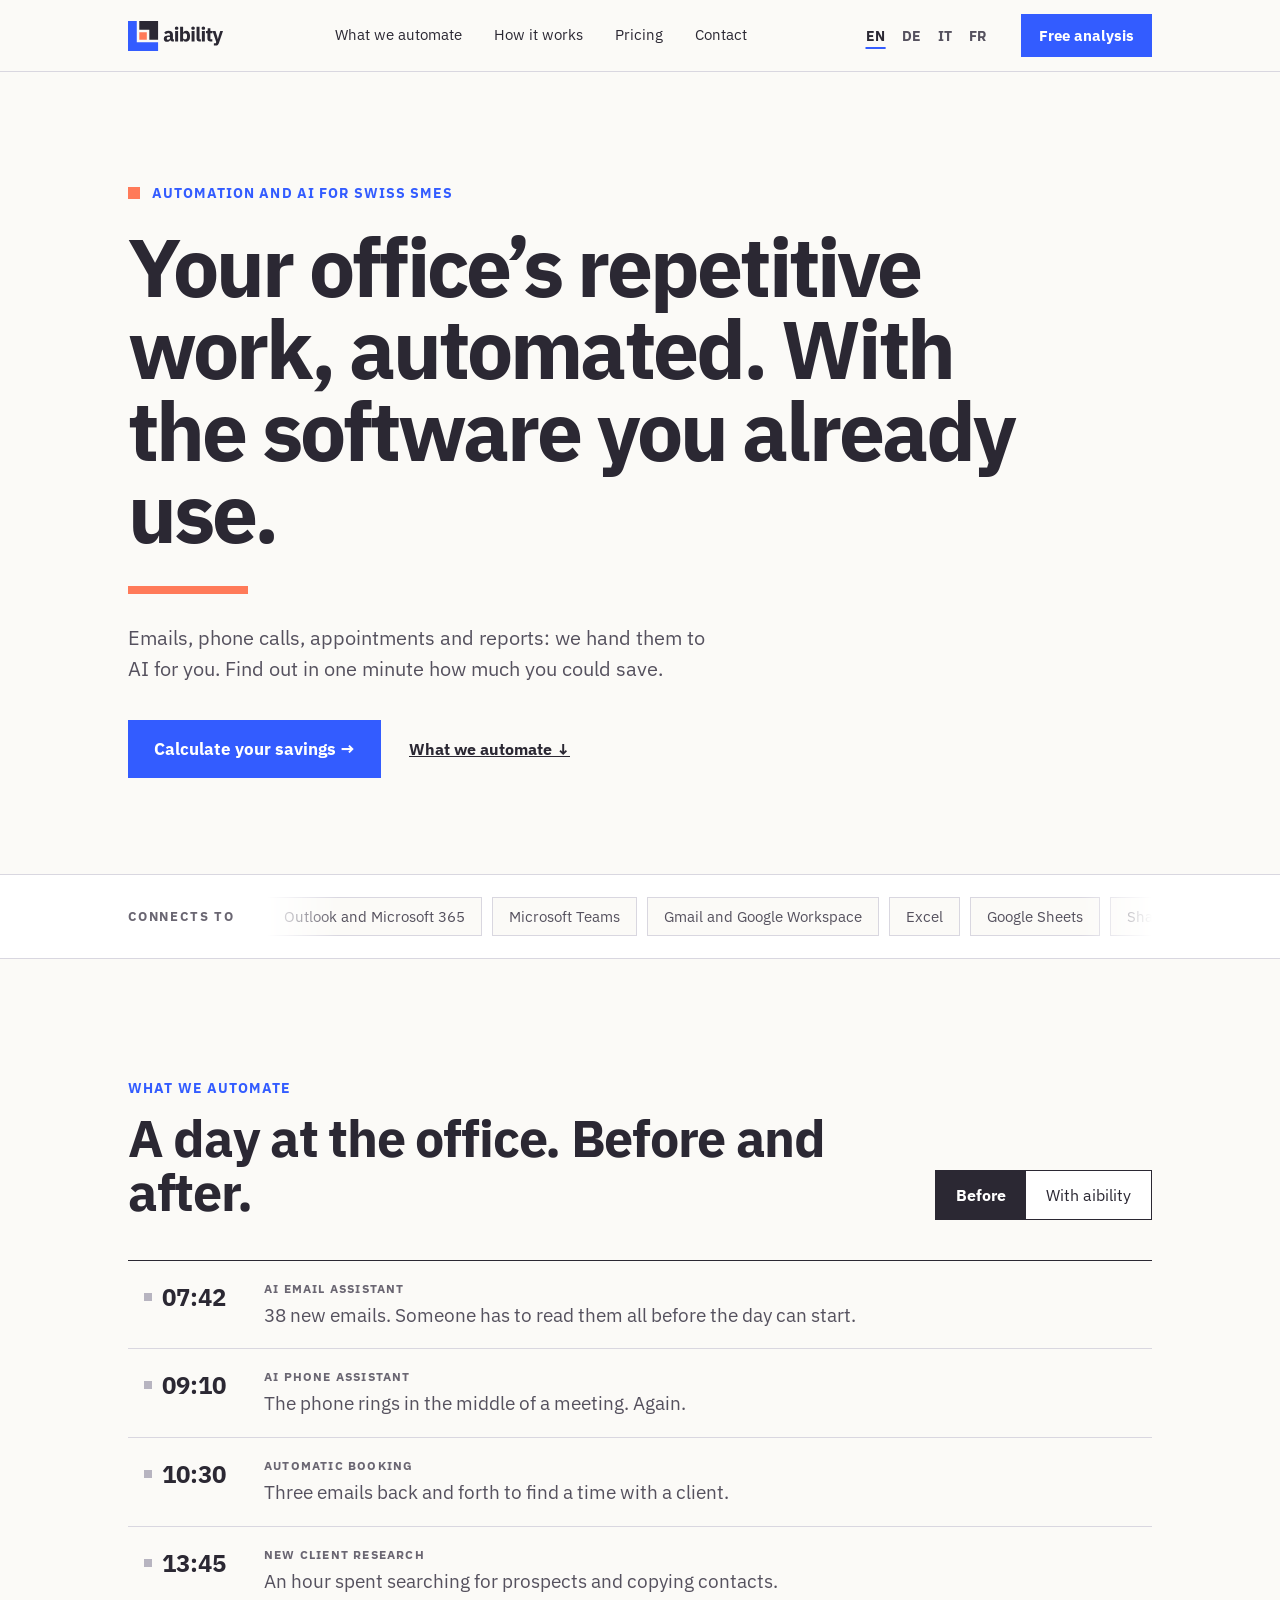
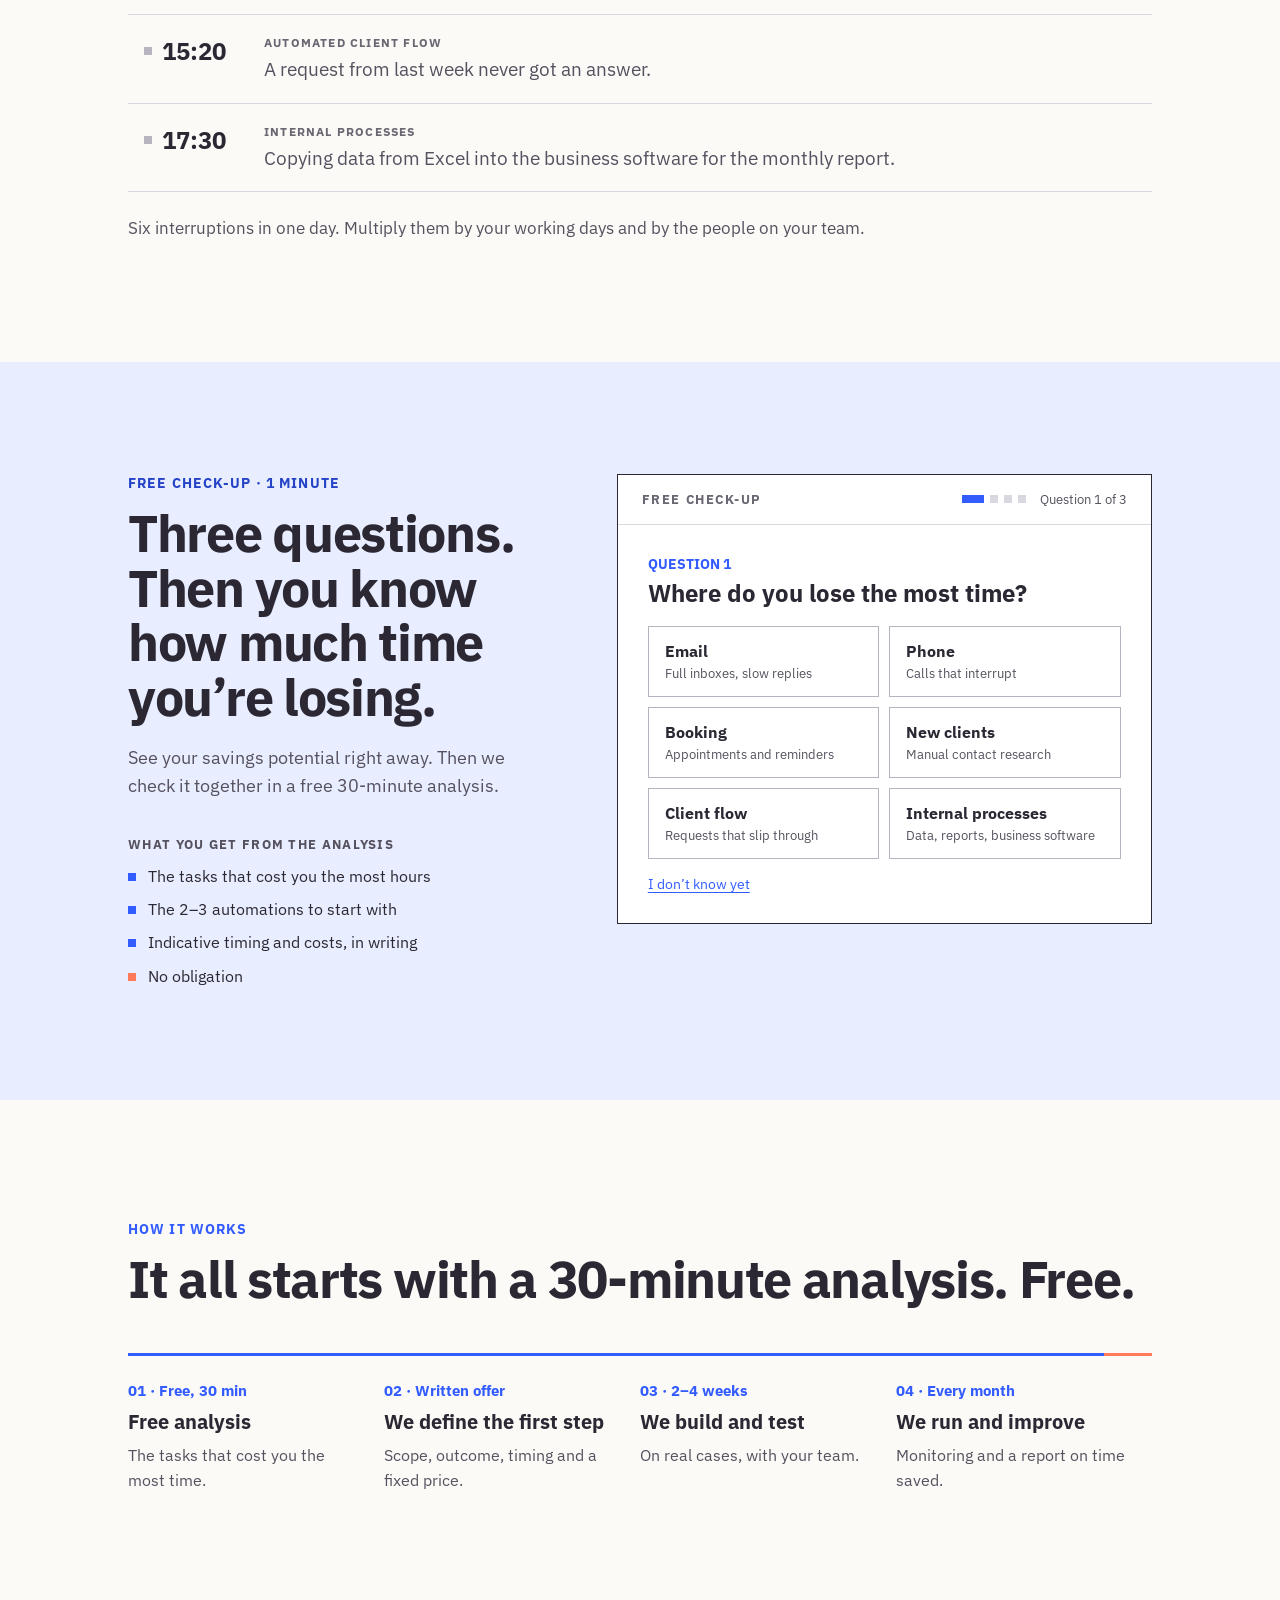
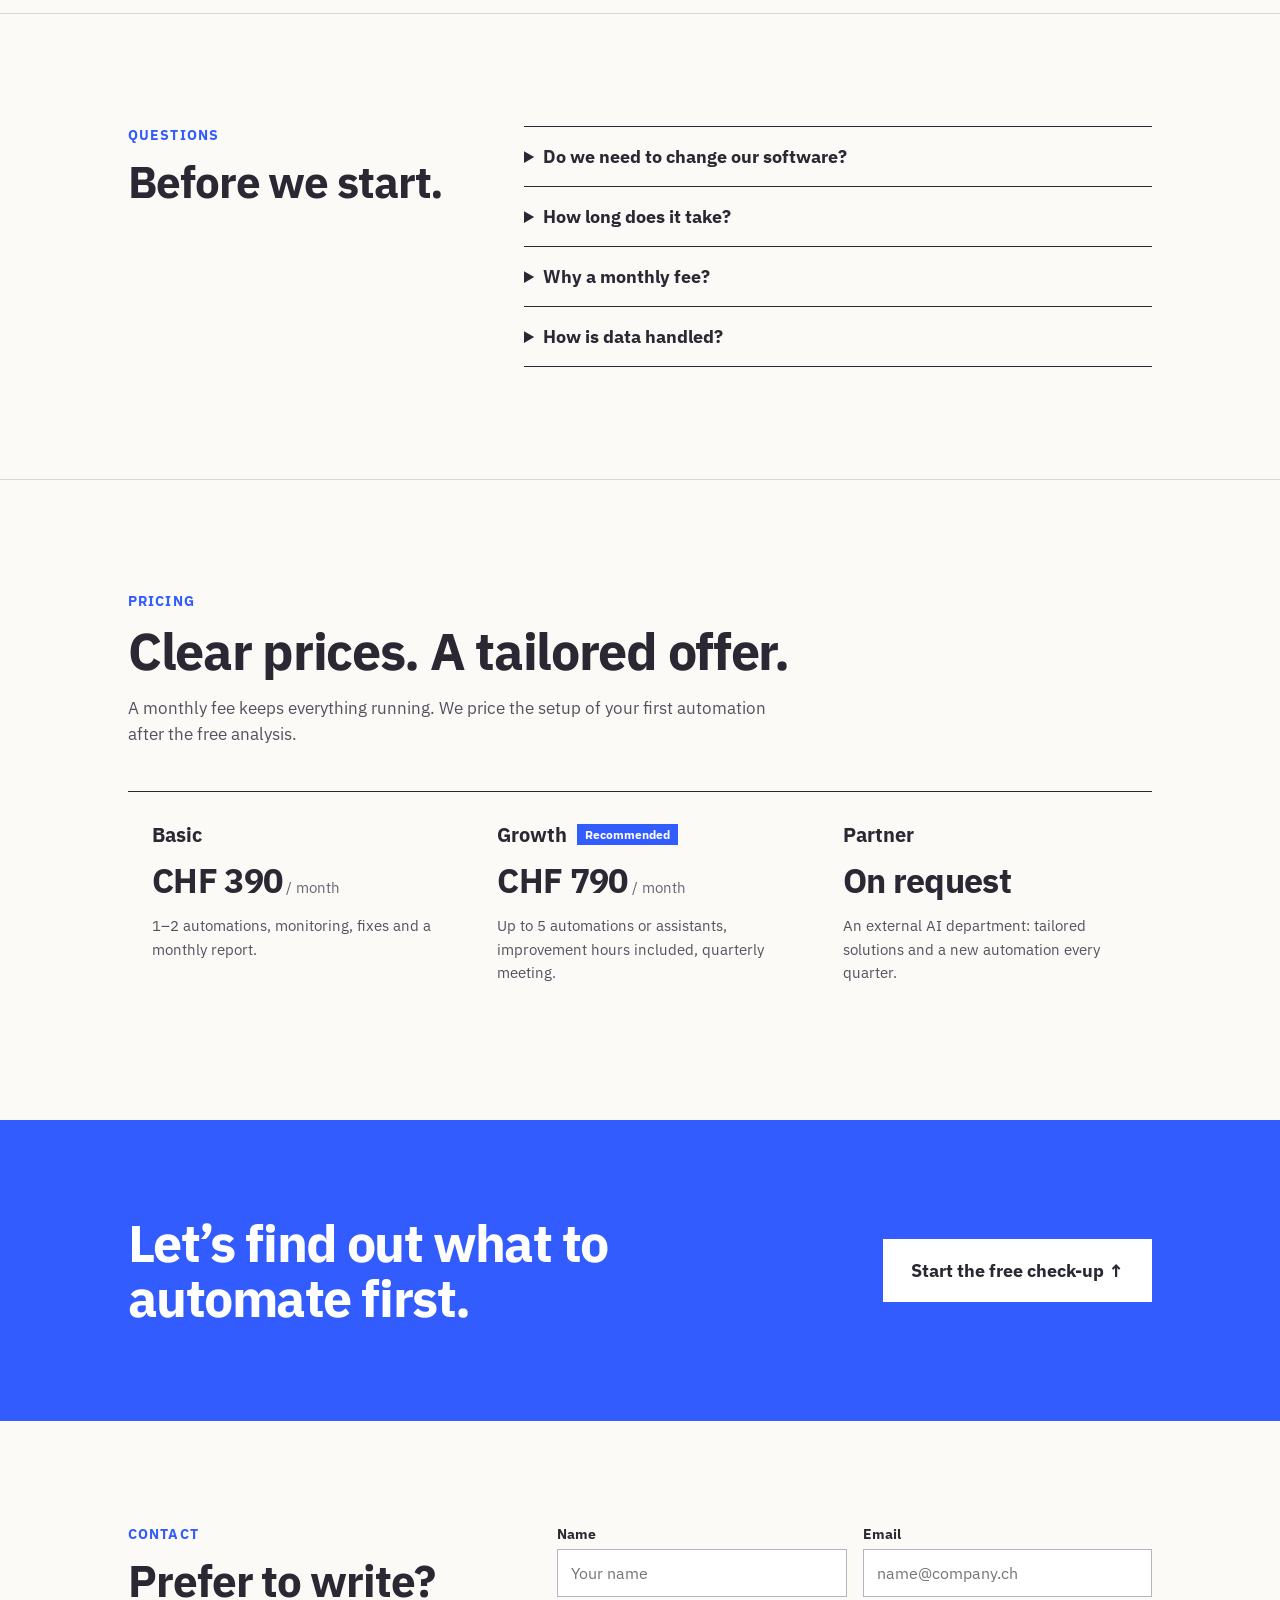
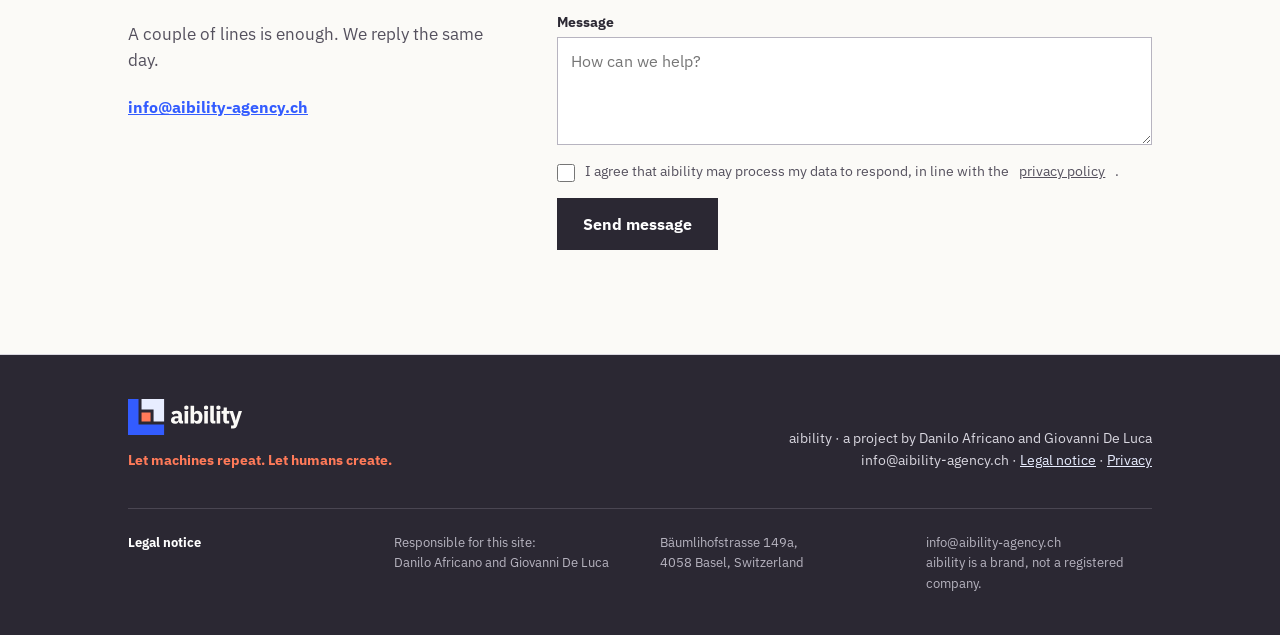
<file: index.html>
<!doctype html>
<html lang="it" data-autolang>
<head>
<meta charset="utf-8">
<meta name="viewport" content="width=device-width, initial-scale=1">
<script src="lang.js"></script>
<title>aibility · Automazione e AI per PMI svizzere</title>
<meta name="description" content="Email, telefonate, appuntamenti e report: li affidiamo all’AI per voi. Scoprite in un minuto quanto potete risparmiare.">
<link rel="alternate" hreflang="it" href="./">
<link rel="alternate" hreflang="en" href="en/">
<link rel="alternate" hreflang="de" href="de/">
<link rel="alternate" hreflang="fr" href="fr/">
<link rel="alternate" hreflang="x-default" href="./">
<link rel="icon" href="favicon.ico" sizes="16x16 32x32 48x48">
<link rel="icon" href="favicon.svg" type="image/svg+xml">
<link rel="icon" href="icon-192.png" type="image/png" sizes="192x192">
<link rel="icon" href="icon-512.png" type="image/png" sizes="512x512">
<link rel="apple-touch-icon" href="apple-touch-icon.png">
<link rel="preconnect" href="https://fonts.googleapis.com">
<link rel="preconnect" href="https://fonts.gstatic.com" crossorigin>
<link rel="stylesheet" href="https://fonts.googleapis.com/css2?family=IBM+Plex+Sans:wght@400;700&display=swap">
<link rel="stylesheet" href="styles.css">
</head>
<body>

<header class="hdr">
  <div class="wrap hdr-in">
    <a href="#top" class="logo" aria-label="aibility, inizio pagina"><img src="assets/logo.svg" alt="aibility"></a>
    <nav aria-label="Sezioni" class="mnav"><a href="#giornata">Cosa automatizziamo</a><a href="#come">Come funziona</a><a href="#prezzi">Prezzi</a><a href="#contatto">Contatto</a></nav>
    <div class="hdr-right">
      <nav aria-label="Lingua" class="lang">
        <a href="en/" lang="en" hreflang="en">EN</a>
        <a href="de/" lang="de" hreflang="de">DE</a>
        <a href="./" lang="it" hreflang="it" aria-current="true">IT</a>
        <a href="fr/" lang="fr" hreflang="fr">FR</a>
      </nav>
      <a href="#diagnosi" class="hdr-cta">Analisi gratuita</a>
    </div>
  </div>
</header>

<main>

<section id="top" class="wrap hero">
  <p class="eyebrow eyebrow-hero"><span aria-hidden="true" class="pulse"></span>AUTOMAZIONE E AI PER PMI SVIZZERE</p>
  <h1><span class="hl">Il lavoro ripetitivo del vostro ufficio, automatizzato.</span> <span class="hl hl2">Con i programmi che usate già.</span></h1>
  <span aria-hidden="true" class="bar"></span>
  <p class="lede fadein">Email, telefonate, appuntamenti e report: li affidiamo all’AI per voi. Scoprite in un minuto quanto potete risparmiare.</p>
  <div class="hero-actions fadein">
    <a href="#diagnosi" class="btn btn-primary">Calcolate il vostro risparmio <span class="ar">→</span></a>
    <a href="#giornata" class="link-strong">Cosa automatizziamo ↓</a>
  </div>
</section>

<section aria-label="Strumenti che colleghiamo" class="tools">
  <div class="wrap tools-in">
    <p class="tools-label">SI COLLEGA A</p>
    <div class="mq">
      <div class="mq-track" id="mq-track">
        <ul class="tool-list"><li class="tool">Outlook e Microsoft 365</li><li class="tool">Microsoft Teams</li><li class="tool">Gmail e Google Workspace</li><li class="tool">Excel</li><li class="tool">Google Sheets</li><li class="tool">SharePoint</li><li class="tool">OneDrive</li><li class="tool">Google Drive</li><li class="tool">Dropbox</li><li class="tool">Odoo</li><li class="tool">Airtable</li><li class="tool">HubSpot</li><li class="tool">Salesforce</li><li class="tool">Pipedrive</li><li class="tool">Zendesk</li><li class="tool">Slack</li><li class="tool">WhatsApp Business</li><li class="tool">Google Calendar</li><li class="tool">Calendly</li><li class="tool">Stripe</li><li class="tool">Shopify</li><li class="tool">WooCommerce</li><li class="tool">Mailchimp</li><li class="tool">Notion</li><li class="tool">Asana</li><li class="tool">Trello</li><li class="tool">monday.com</li><li class="tool">ClickUp</li><li class="tool">Jira</li><li class="tool">Typeform</li><li class="tool">OpenAI</li><li class="tool">Claude</li></ul>
      </div>
    </div>
  </div>
</section>

<section id="giornata" class="wrap sec">
  <div class="rv day-head">
    <div class="day-head-text">
      <p class="eyebrow">COSA AUTOMATIZZIAMO</p>
      <h2 class="h2">Una giornata in ufficio. Prima e dopo.</h2>
    </div>
    <div role="group" aria-label="Scegli la vista" class="seg">
      <button type="button" id="seg-before" aria-pressed="true">Prima</button>
      <button type="button" id="seg-after" aria-pressed="false">Dopo aibility</button>
    </div>
  </div>
  <ol class="rv day" id="day"></ol>
  <p class="day-summary" id="day-summary"></p>
</section>

<section id="diagnosi" class="diag">
  <div class="wrap diag-in">
    <div class="diag-intro rv">
      <p class="eyebrow eyebrow-dark">DIAGNOSI GRATUITA · 1 MINUTO</p>
      <h2 class="h2">Tre domande. Poi sapete quanto tempo state perdendo.</h2>
      <p class="diag-lede">Vedete subito il potenziale di risparmio. Poi lo verifichiamo insieme in un’analisi gratuita di 30 minuti.</p>
    </div>

    <div class="card rv" id="quiz">
      <div class="card-head">
        <p class="card-title">DIAGNOSI GRATUITA</p>
        <div class="progress" aria-label="Avanzamento">
          <span class="dots" id="dots"></span>
          <span class="q-label" id="q-label" aria-live="polite">Domanda 1 di 3</span>
        </div>
      </div>
      <div class="card-body">

        <div class="qstep qfade" data-step="1">
          <p class="q-kicker hide-m">DOMANDA 1</p>
          <h3 class="q-title">Dove perdete più tempo?</h3>
          <div class="opts" id="opts"></div>
          <button type="button" class="link-btn q-skip" data-go="2">Non lo so ancora</button>
        </div>

        <div class="qstep qfade" data-step="2" hidden>
          <div>
            <p class="q-kicker"><span class="hide-m">DOMANDA 2 · </span><span data-area-up></span></p>
            <h3 class="q-title q-title-tight">Quanto pesa oggi questo lavoro?</h3>
          </div>
          <div>
            <div class="rng-row"><label for="fq-n">Persone coinvolte</label><span class="rng-val" id="n-val"></span></div>
            <input id="fq-n" class="rng" type="range" step="1">
          </div>
          <div>
            <div class="rng-row"><label for="fq-h">Ore a settimana<span class="hide-m">, per persona</span></label><span class="rng-val" id="h-val"></span></div>
            <input id="fq-h" class="rng" type="range" step="1">
          </div>
          <div class="btn-row">
            <button type="button" class="btn-back" aria-label="Indietro" data-go="1">←</button>
            <button type="button" class="btn-go" data-go="3">Vedi il risultato →</button>
          </div>
        </div>

        <form class="qstep qfade" data-step="3" id="lead-form" novalidate hidden>
          <div class="result">
            <p class="result-area" data-area-up></p>
            <p class="result-label">Il vostro potenziale di risparmio</p>
            <p class="result-num"><span data-currency></span> <span id="chf-anim">0</span> <span class="result-unit">all’anno</span></p>
            <p class="result-sub"><span id="hrs-mon"></span> ore <span class="hide-m">liberate ogni mese</span><span class="show-m">al mese</span> · <span id="fte"></span> posti a tempo pieno</p>
          </div>
          <h3 class="q-sub">Verifichiamolo sui vostri sistemi. Gratis.</h3>
          <div class="grid-2">
            <div class="field"><label for="fq-fn">Nome</label><input id="fq-fn" name="name" class="inp" type="text" placeholder="Il vostro nome" autocomplete="name" required></div>
            <div class="field"><label for="fq-fa">Azienda</label><input id="fq-fa" name="company" class="inp" type="text" placeholder="Nome dell’azienda" autocomplete="organization"></div>
          </div>
          <div class="field"><label for="fq-fe">Email di lavoro</label><input id="fq-fe" name="email" class="inp" type="email" placeholder="nome@azienda.ch" autocomplete="email" required></div>
          <input type="text" name="website" class="hp" tabindex="-1" autocomplete="off" aria-hidden="true">
          <label class="check"><input type="checkbox" name="consent" required>Accetto che aibility tratti i miei dati per rispondere alla richiesta, secondo l’<a href="privacy.html" target="_blank">informativa sulla privacy</a>.</label>
          <p class="form-err" role="alert" hidden></p>
          <div class="btn-row">
            <button type="button" class="btn-back" aria-label="Indietro" data-go="2">←</button>
            <button type="submit" class="btn-go btn-go-lg">Richiedi l’analisi gratuita →</button>
          </div>
          <p class="fine" id="calc-note"></p>
        </form>

        <div class="qstep qfade" data-step="4" hidden>
          <p class="q-kicker hide-m">ULTIMO PASSO</p>
          <h3 class="q-title q-title-flat">Grazie<span id="name-suffix"></span>. Scegliete un orario.</h3>
          <p class="q-text">Partiremo da «<span id="area-name"></span>» e dal vostro potenziale di <span data-currency></span> <span id="chf"></span> all’anno. Videochiamata di <span data-meeting-min>30</span> minuti, online.</p>
          <div class="booker" id="booker" aria-live="polite"></div>
          <button type="button" class="btn-ghost" data-go="3" id="back-from-4">← Torna indietro</button>
        </div>

      </div>
    </div>

    <div class="diag-list rv">
      <p class="list-label">COSA RICEVETE DALL’ANALISI</p>
      <ul class="sq-list">
        <li><span aria-hidden="true" class="sq"></span>Le attività che vi costano più ore</li>
        <li><span aria-hidden="true" class="sq"></span>Le 2–3 automazioni da cui partire</li>
        <li><span aria-hidden="true" class="sq"></span>Tempi e costi indicativi, per iscritto</li>
        <li><span aria-hidden="true" class="sq sq-coral"></span>Nessun obbligo</li>
      </ul>
    </div>
  </div>
</section>

<section id="come" class="wrap sec">
  <p class="eyebrow">COME FUNZIONA</p>
  <h2 class="h2 rv">Tutto inizia con un’analisi di 30 minuti. Gratis.</h2>
  <ol class="steps" id="steps">
    <li aria-hidden="true" class="pbar"></li>
    <li class="st" style="transition-delay:0s"><p class="st-k">01 · Gratuita, 30 min</p><h3>Analisi gratuita</h3><p class="st-t">Le attività che vi costano più tempo.</p></li>
    <li class="st" style="transition-delay:.6s"><p class="st-k">02 · Offerta scritta</p><h3>Definiamo il primo passo</h3><p class="st-t">Perimetro, risultato, tempi e prezzo fisso.</p></li>
    <li class="st" style="transition-delay:1.2s"><p class="st-k">03 · 2–4 settimane</p><h3>Costruiamo e testiamo</h3><p class="st-t">Su casi reali, con il vostro team.</p></li>
    <li class="st" style="transition-delay:1.8s"><p class="st-k">04 · Ogni mese</p><h3>Usiamo e miglioriamo</h3><p class="st-t">Monitoraggio e rapporto del tempo risparmiato.</p></li>
  </ol>
</section>

<section class="sec-line">
  <div class="wrap sec-m faq">
    <div class="faq-head">
      <p class="eyebrow">DOMANDE</p>
      <h2 class="h2-s">Prima di iniziare.</h2>
    </div>
    <div class="faq-list rv">
      <details><summary>Dobbiamo cambiare i nostri programmi?</summary><p>Di regola no. Partiamo dagli strumenti che usate già; le possibilità dipendono dalle funzioni disponibili e dagli accessi.</p></details>
      <details><summary>Quanto tempo serve?</summary><p>Un primo processo è di solito in funzione in 2–4 settimane, a seconda delle integrazioni.</p></details>
      <details><summary>Perché un canone mensile?</summary><p>Un’automazione lavora ogni giorno in un ambiente che cambia. Il canone garantisce che continui a funzionare e migliori, con un rapporto mensile di cosa ha prodotto.</p></details>
      <details><summary>Come vengono gestiti i dati?</summary><p>Concordiamo prima quali dati servono e chi vi accede, nel rispetto della legge svizzera sulla protezione dei dati (nLPD).</p></details>
    </div>
  </div>
</section>

<section id="prezzi" class="sec-line">
  <div class="wrap sec-m">
    <p class="eyebrow">PREZZI</p>
    <h2 class="h2">Prezzi chiari. Offerta su misura.</h2>
    <p class="sec-lede">Un canone mensile tiene tutto funzionante. L’avvio <span class="hide-m">della prima automazione </span>lo calcoliamo dopo l’analisi gratuita.</p>
    <div class="plans rv">
      <div class="plan">
        <div class="plan-top"><h3>Base</h3><p class="price" id="price-base"></p></div>
        <p class="plan-t">1–2 automazioni, monitoraggio, correzioni e rapporto mensile.</p>
      </div>
      <div class="plan plan-rec">
        <div class="plan-top"><h3>Crescita <span class="badge">Consigliato</span></h3><p class="price" id="price-growth"></p></div>
        <p class="plan-t">Fino a 5 automazioni o assistenti, ore di miglioramenti incluse, incontro trimestrale.</p>
      </div>
      <div class="plan">
        <div class="plan-top"><h3>Partner</h3><p class="price price-req" id="price-partner">Su richiesta</p></div>
        <p class="plan-t">Un reparto AI esterno: soluzioni su misura e una nuova automazione ogni trimestre.</p>
      </div>
    </div>
  </div>
</section>

<section class="cta-band">
  <div class="wrap cta-in">
    <h2 class="rv">Scopriamo cosa automatizzare per primo.</h2>
    <a href="#diagnosi" class="btn btn-white">Inizia la diagnosi gratuita <span class="ar">↑</span></a>
  </div>
</section>

<section id="contatto" class="contact">
  <div class="wrap contact-in">
    <div class="contact-intro">
      <p class="eyebrow">CONTATTO</p>
      <h2 class="h2-s">Preferite scriverci?</h2>
      <p class="sec-lede">Due righe bastano. Vi rispondiamo in giornata.</p>
      <p class="contact-mail hide-m"><a href="mailto:info@aibility-agency.ch">info@aibility-agency.ch</a></p>
    </div>
    <div class="contact-body rv">
      <form id="contact-form" class="contact-form" novalidate>
        <div class="grid-2 grid-2-wide">
          <div class="field"><label for="fc-n">Nome</label><input id="fc-n" name="name" class="inp inp-w" type="text" placeholder="Il vostro nome" autocomplete="name" required></div>
          <div class="field"><label for="fc-e">Email</label><input id="fc-e" name="email" class="inp inp-w" type="email" placeholder="nome@azienda.ch" autocomplete="email" required></div>
        </div>
        <div class="field"><label for="fc-m">Messaggio</label><textarea id="fc-m" name="message" class="inp inp-w" rows="4" placeholder="Come possiamo aiutarvi?" required></textarea></div>
        <input type="text" name="website" class="hp" tabindex="-1" autocomplete="off" aria-hidden="true">
        <label class="check"><input type="checkbox" name="consent" required>Accetto che aibility tratti i miei dati per rispondere, secondo l’<a href="privacy.html" target="_blank">informativa sulla privacy</a>.</label>
        <p class="form-err" role="alert" hidden></p>
        <button type="submit" class="btn-dark">Invia messaggio</button>
        <p class="show-m contact-or">oppure <a href="mailto:info@aibility-agency.ch">info@aibility-agency.ch</a></p>
      </form>
      <div class="sent" id="contact-sent" hidden>
        <span aria-hidden="true" class="sq-coral-lg"></span>
        <div><p class="sent-t">Grazie, messaggio ricevuto.</p><p class="sent-s">Vi rispondiamo in giornata.</p><button type="button" class="link-btn-strong" id="contact-new">Scrivi un altro messaggio</button></div>
      </div>
    </div>
  </div>
</section>

</main>

<footer class="ftr">
  <div class="wrap ftr-in">
    <div class="ftr-brand"><img src="assets/logo-light.svg" alt="aibility"><p class="motto">Let machines repeat. Let humans create.</p></div>
    <div class="ftr-meta"><p>aibility · un progetto di Danilo Africano e Giovanni De Luca</p><p>info@aibility-agency.ch · <a href="#impressum">Impressum</a> · <a href="privacy.html">Privacy</a></p></div>
  </div>
  <div id="impressum" class="wrap imp">
    <div class="imp-in">
      <p class="imp-t">Impressum</p>
      <p>Responsabili del sito:<br class="hide-m"> Danilo Africano e Giovanni De Luca</p>
      <p>Bäumlihofstrasse 149a,<br class="hide-m"> 4058 Basel, Svizzera</p>
      <p>info@aibility-agency.ch<br class="hide-m"><span class="show-m-inline"> · </span>aibility è un marchio, non una società iscritta a registro.</p>
    </div>
  </div>
</footer>

<script src="config.js"></script>
<script src="i18n.js"></script>
<script src="app.js"></script>
</body>
</html>
</file>
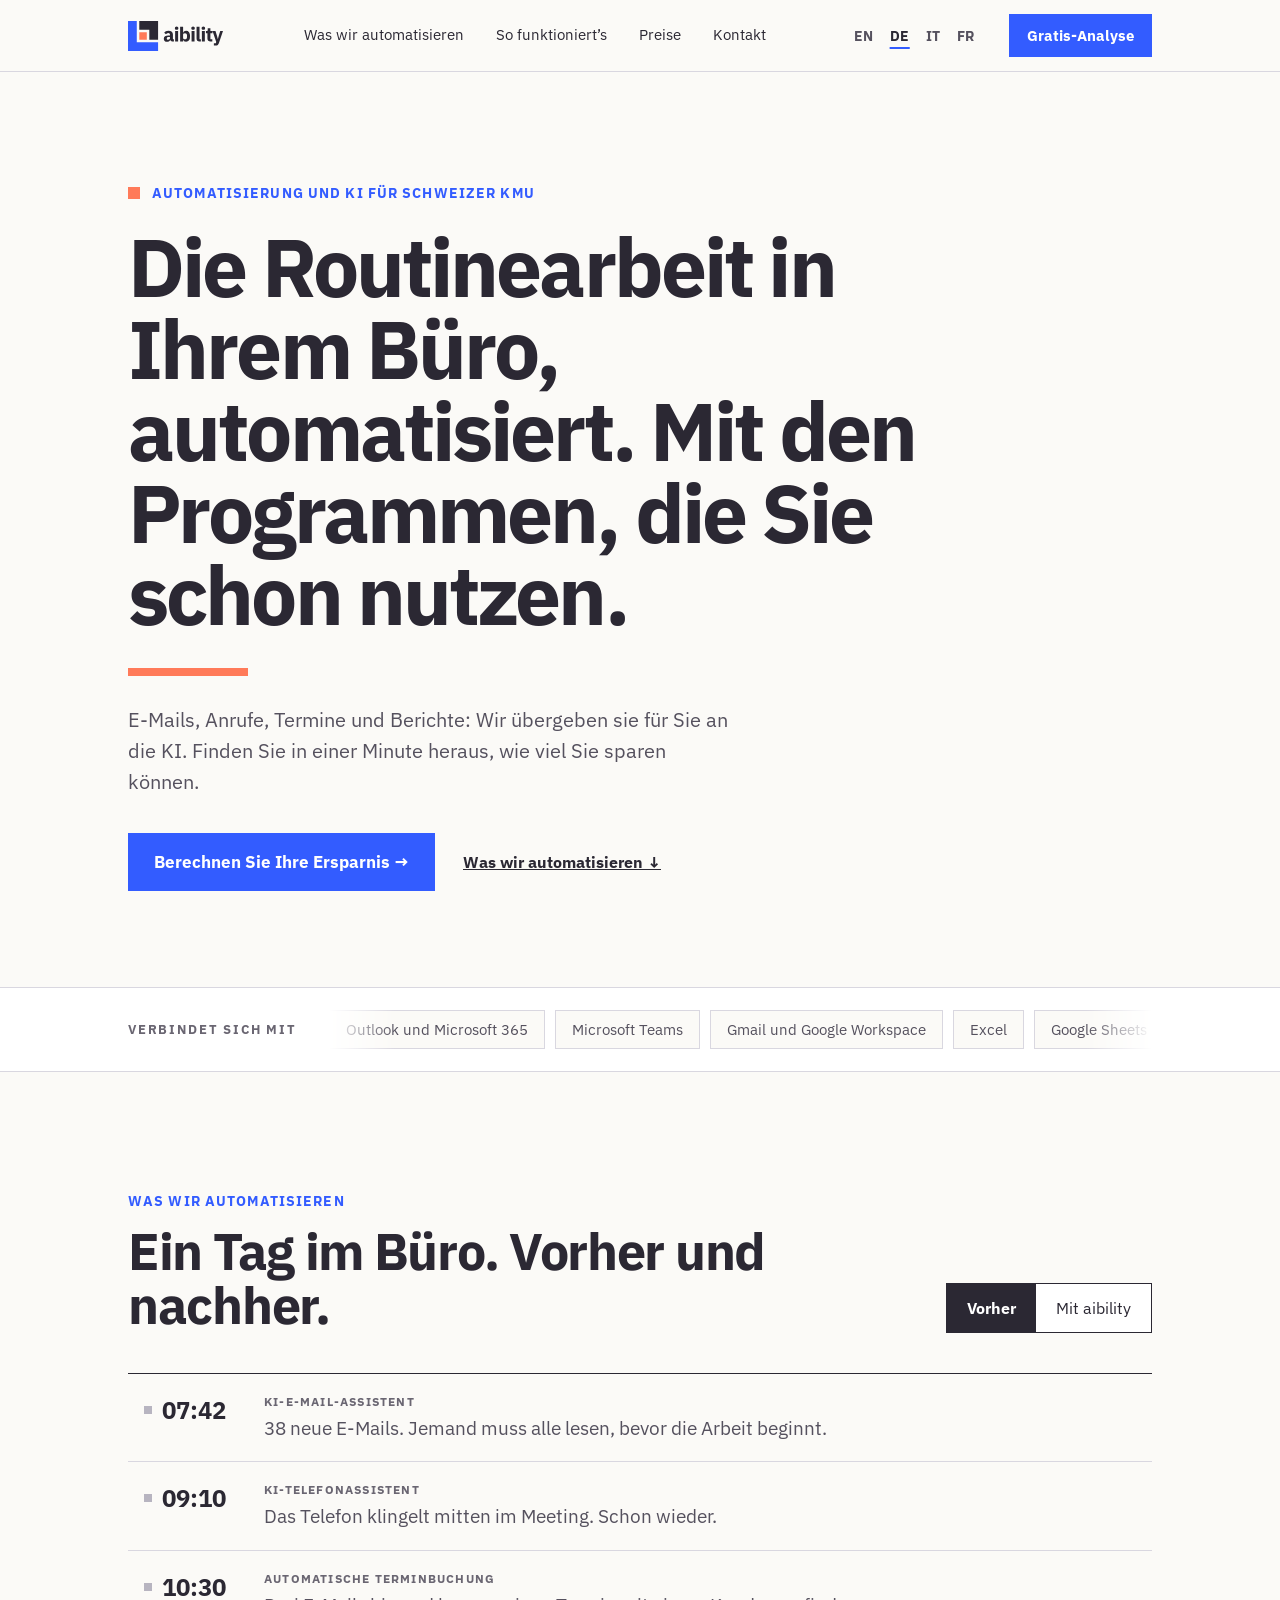
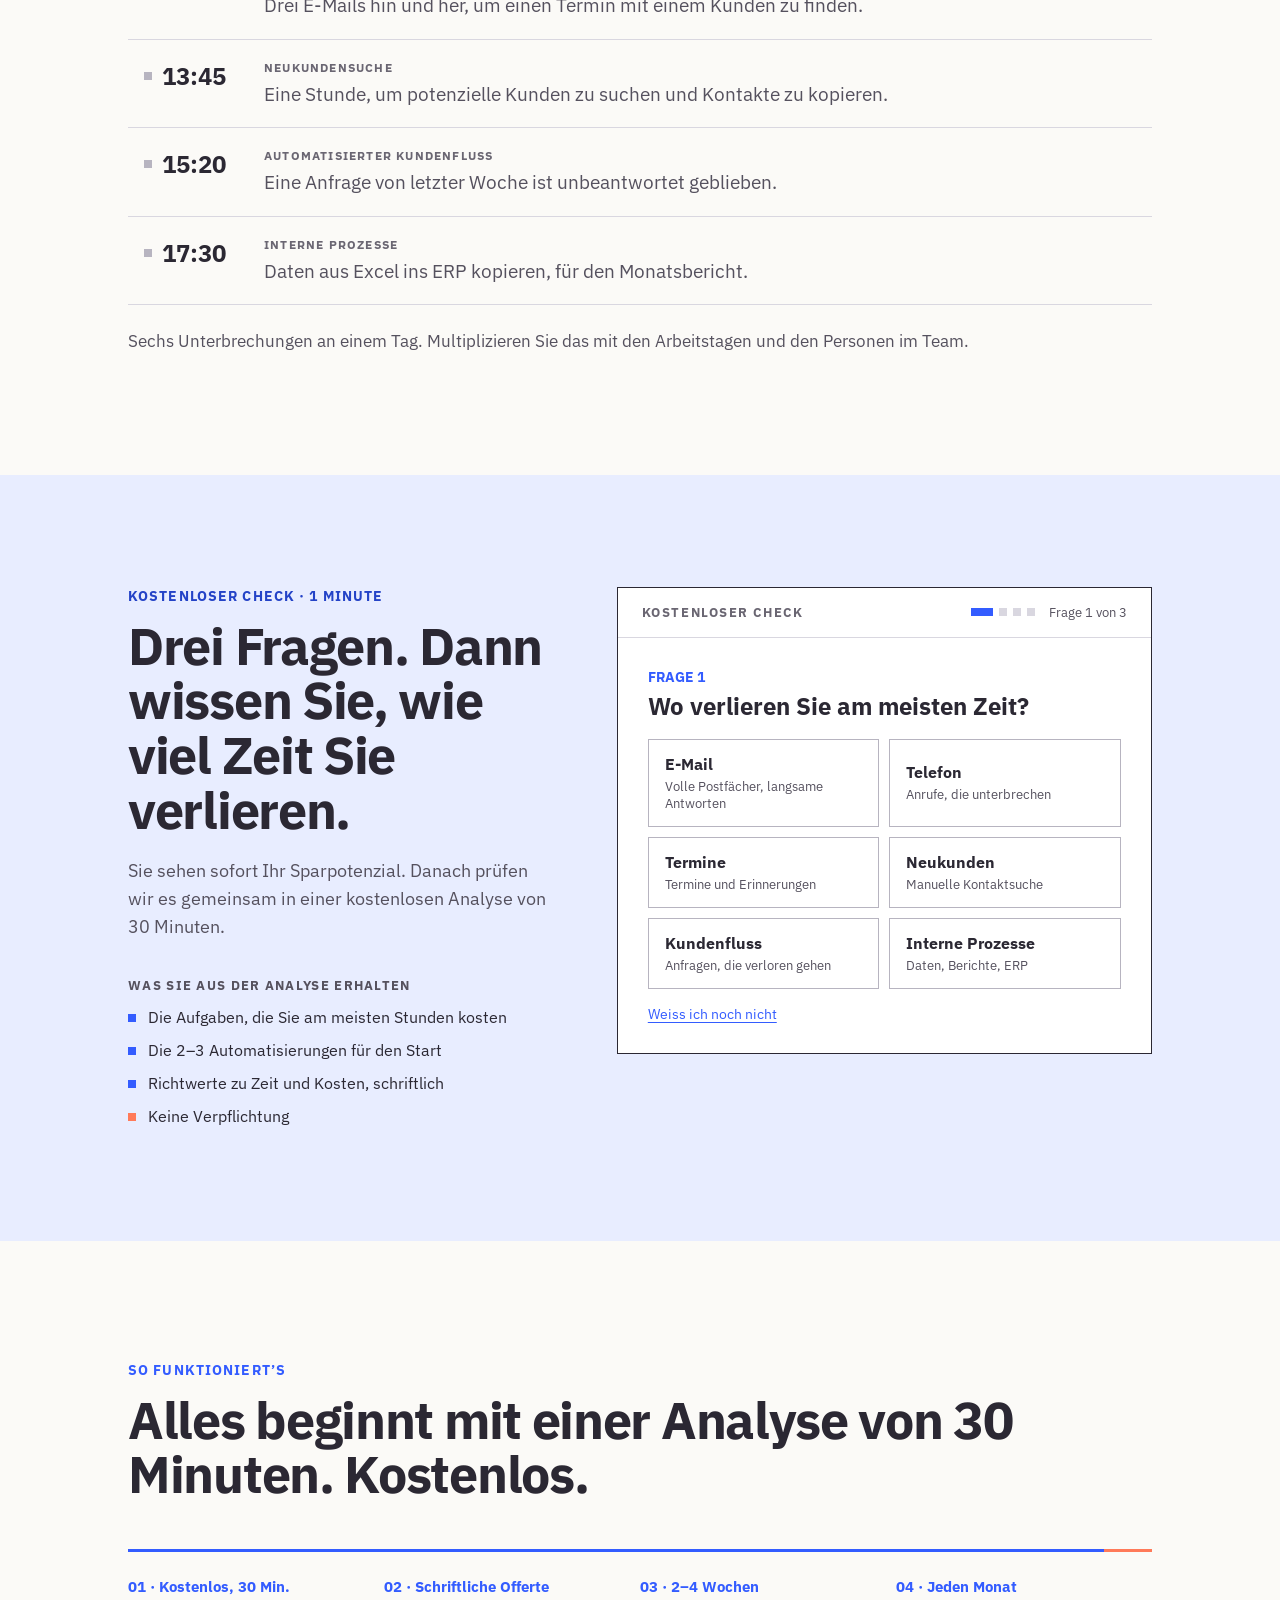
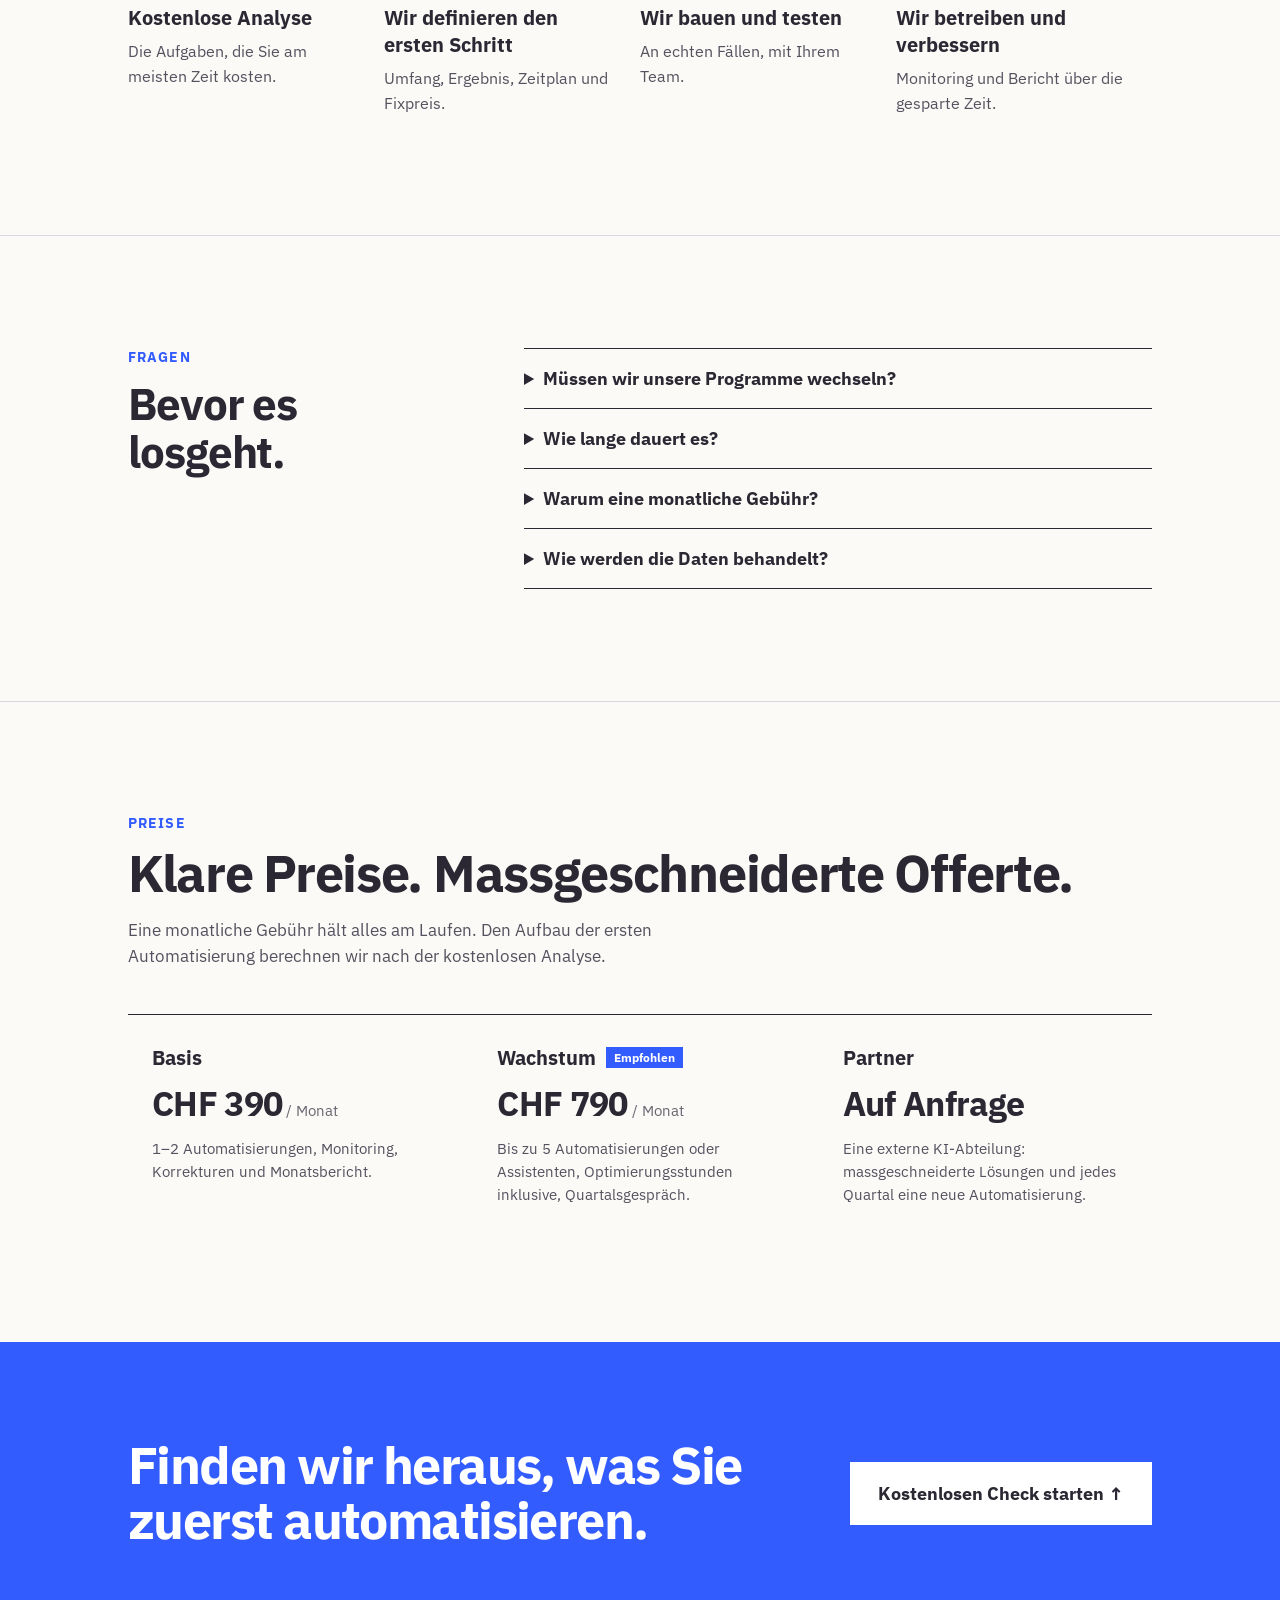
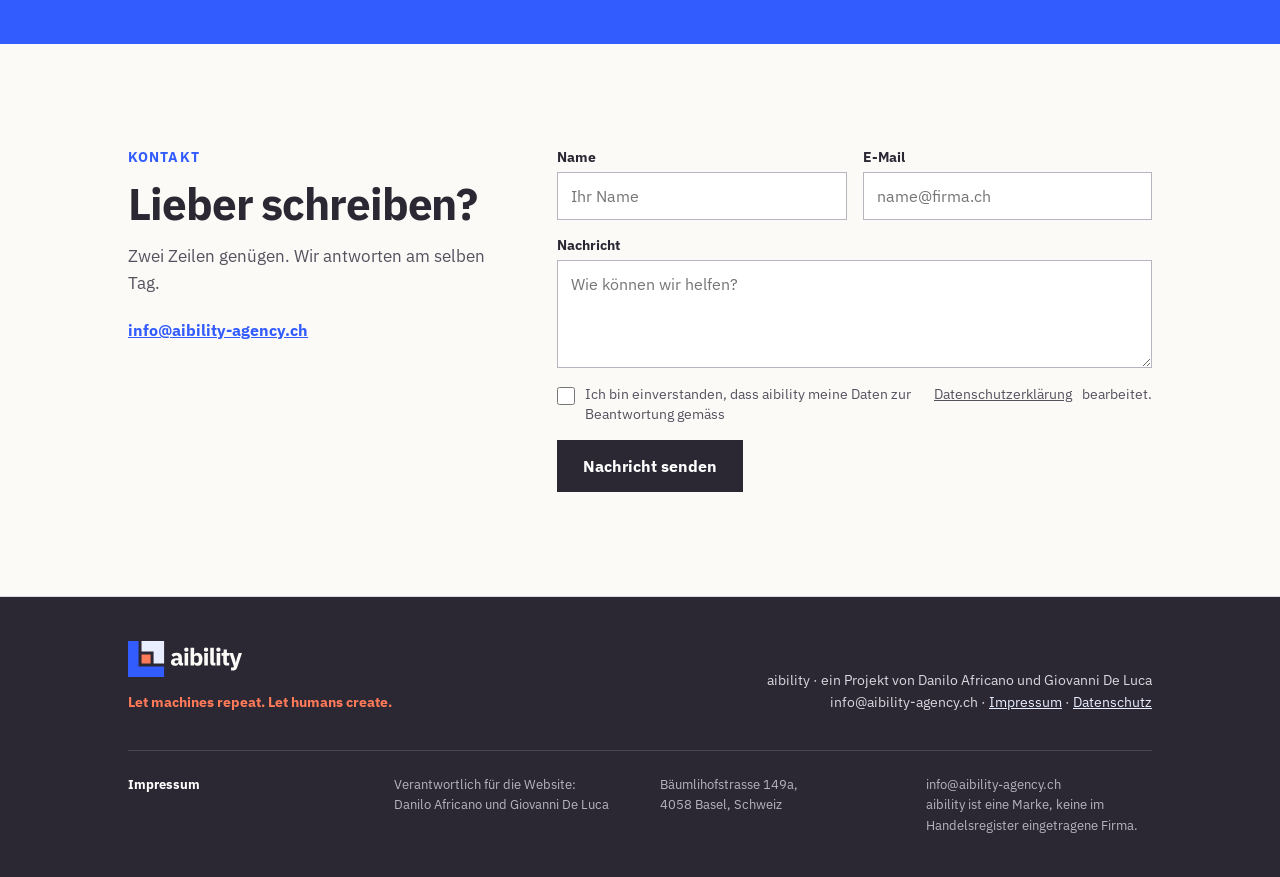
<file: de/index.html>
<!doctype html>
<html lang="de">
<head>
<meta charset="utf-8">
<meta name="viewport" content="width=device-width, initial-scale=1">
<script src="../lang.js"></script>
<title>aibility · Automatisierung und KI für Schweizer KMU</title>
<meta name="description" content="E-Mails, Anrufe, Termine und Berichte: Wir übergeben sie für Sie an die KI. Finden Sie in einer Minute heraus, wie viel Sie sparen können.">
<link rel="alternate" hreflang="it" href="../">
<link rel="alternate" hreflang="en" href="../en/">
<link rel="alternate" hreflang="de" href="./">
<link rel="alternate" hreflang="fr" href="../fr/">
<link rel="alternate" hreflang="x-default" href="../">
<link rel="icon" href="../favicon.ico" sizes="16x16 32x32 48x48">
<link rel="icon" href="../favicon.svg" type="image/svg+xml">
<link rel="icon" href="../icon-192.png" type="image/png" sizes="192x192">
<link rel="icon" href="../icon-512.png" type="image/png" sizes="512x512">
<link rel="apple-touch-icon" href="../apple-touch-icon.png">
<link rel="preconnect" href="https://fonts.googleapis.com">
<link rel="preconnect" href="https://fonts.gstatic.com" crossorigin>
<link rel="stylesheet" href="https://fonts.googleapis.com/css2?family=IBM+Plex+Sans:wght@400;700&display=swap">
<link rel="stylesheet" href="../styles.css">
</head>
<body>

<header class="hdr">
  <div class="wrap hdr-in">
    <a href="#top" class="logo" aria-label="aibility, zum Seitenanfang"><img src="../assets/logo.svg" alt="aibility"></a>
    <nav aria-label="Bereiche" class="mnav"><a href="#giornata">Was wir automatisieren</a><a href="#come">So funktioniert’s</a><a href="#prezzi">Preise</a><a href="#contatto">Kontakt</a></nav>
    <div class="hdr-right">
      <nav aria-label="Sprache" class="lang">
        <a href="../en/" lang="en" hreflang="en">EN</a>
        <a href="./" lang="de" hreflang="de" aria-current="true">DE</a>
        <a href="../?lang=it" lang="it" hreflang="it">IT</a>
        <a href="../fr/" lang="fr" hreflang="fr">FR</a>
      </nav>
      <a href="#diagnosi" class="hdr-cta">Gratis-Analyse</a>
    </div>
  </div>
</header>

<main>

<section id="top" class="wrap hero">
  <p class="eyebrow eyebrow-hero"><span aria-hidden="true" class="pulse"></span>AUTOMATISIERUNG UND KI FÜR SCHWEIZER KMU</p>
  <h1><span class="hl">Die Routinearbeit in Ihrem Büro, automatisiert.</span> <span class="hl hl2">Mit den Programmen, die Sie schon nutzen.</span></h1>
  <span aria-hidden="true" class="bar"></span>
  <p class="lede fadein">E-Mails, Anrufe, Termine und Berichte: Wir übergeben sie für Sie an die KI. Finden Sie in einer Minute heraus, wie viel Sie sparen können.</p>
  <div class="hero-actions fadein">
    <a href="#diagnosi" class="btn btn-primary">Berechnen Sie Ihre Ersparnis <span class="ar">→</span></a>
    <a href="#giornata" class="link-strong">Was wir automatisieren ↓</a>
  </div>
</section>

<section aria-label="Tools, die wir verbinden" class="tools">
  <div class="wrap tools-in">
    <p class="tools-label">VERBINDET SICH MIT</p>
    <div class="mq">
      <div class="mq-track" id="mq-track">
        <ul class="tool-list"><li class="tool">Outlook und Microsoft 365</li><li class="tool">Microsoft Teams</li><li class="tool">Gmail und Google Workspace</li><li class="tool">Excel</li><li class="tool">Google Sheets</li><li class="tool">SharePoint</li><li class="tool">OneDrive</li><li class="tool">Google Drive</li><li class="tool">Dropbox</li><li class="tool">Odoo</li><li class="tool">Airtable</li><li class="tool">HubSpot</li><li class="tool">Salesforce</li><li class="tool">Pipedrive</li><li class="tool">Zendesk</li><li class="tool">Slack</li><li class="tool">WhatsApp Business</li><li class="tool">Google Calendar</li><li class="tool">Calendly</li><li class="tool">Stripe</li><li class="tool">Shopify</li><li class="tool">WooCommerce</li><li class="tool">Mailchimp</li><li class="tool">Notion</li><li class="tool">Asana</li><li class="tool">Trello</li><li class="tool">monday.com</li><li class="tool">ClickUp</li><li class="tool">Jira</li><li class="tool">Typeform</li><li class="tool">OpenAI</li><li class="tool">Claude</li></ul>
      </div>
    </div>
  </div>
</section>

<section id="giornata" class="wrap sec">
  <div class="rv day-head">
    <div class="day-head-text">
      <p class="eyebrow">WAS WIR AUTOMATISIEREN</p>
      <h2 class="h2">Ein Tag im Büro. Vorher und nachher.</h2>
    </div>
    <div role="group" aria-label="Ansicht wählen" class="seg">
      <button type="button" id="seg-before" aria-pressed="true">Vorher</button>
      <button type="button" id="seg-after" aria-pressed="false">Mit aibility</button>
    </div>
  </div>
  <ol class="rv day" id="day"></ol>
  <p class="day-summary" id="day-summary"></p>
</section>

<section id="diagnosi" class="diag">
  <div class="wrap diag-in">
    <div class="diag-intro rv">
      <p class="eyebrow eyebrow-dark">KOSTENLOSER CHECK · 1 MINUTE</p>
      <h2 class="h2">Drei Fragen. Dann wissen Sie, wie viel Zeit Sie verlieren.</h2>
      <p class="diag-lede">Sie sehen sofort Ihr Sparpotenzial. Danach prüfen wir es gemeinsam in einer kostenlosen Analyse von 30 Minuten.</p>
    </div>

    <div class="card rv" id="quiz">
      <div class="card-head">
        <p class="card-title">KOSTENLOSER CHECK</p>
        <div class="progress" aria-label="Fortschritt">
          <span class="dots" id="dots"></span>
          <span class="q-label" id="q-label" aria-live="polite">Frage 1 von 3</span>
        </div>
      </div>
      <div class="card-body">

        <div class="qstep qfade" data-step="1">
          <p class="q-kicker hide-m">FRAGE 1</p>
          <h3 class="q-title">Wo verlieren Sie am meisten Zeit?</h3>
          <div class="opts" id="opts"></div>
          <button type="button" class="link-btn q-skip" data-go="2">Weiss ich noch nicht</button>
        </div>

        <div class="qstep qfade" data-step="2" hidden>
          <div>
            <p class="q-kicker"><span class="hide-m">FRAGE 2 · </span><span data-area-up></span></p>
            <h3 class="q-title q-title-tight">Wie viel Aufwand ist das heute?</h3>
          </div>
          <div>
            <div class="rng-row"><label for="fq-n">Beteiligte Personen</label><span class="rng-val" id="n-val"></span></div>
            <input id="fq-n" class="rng" type="range" step="1">
          </div>
          <div>
            <div class="rng-row"><label for="fq-h">Stunden pro Woche<span class="hide-m">, pro Person</span></label><span class="rng-val" id="h-val"></span></div>
            <input id="fq-h" class="rng" type="range" step="1">
          </div>
          <div class="btn-row">
            <button type="button" class="btn-back" aria-label="Zurück" data-go="1">←</button>
            <button type="button" class="btn-go" data-go="3">Ergebnis anzeigen →</button>
          </div>
        </div>

        <form class="qstep qfade" data-step="3" id="lead-form" novalidate hidden>
          <div class="result">
            <p class="result-area" data-area-up></p>
            <p class="result-label">Ihr Sparpotenzial</p>
            <p class="result-num"><span data-currency></span> <span id="chf-anim">0</span> <span class="result-unit">pro Jahr</span></p>
            <p class="result-sub"><span id="hrs-mon"></span> Stunden <span class="hide-m">frei pro Monat</span><span class="show-m">pro Monat</span> · <span id="fte"></span> Vollzeitstellen</p>
          </div>
          <h3 class="q-sub">Prüfen wir es an Ihren Systemen. Kostenlos.</h3>
          <div class="grid-2">
            <div class="field"><label for="fq-fn">Name</label><input id="fq-fn" name="name" class="inp" type="text" placeholder="Ihr Name" autocomplete="name" required></div>
            <div class="field"><label for="fq-fa">Firma</label><input id="fq-fa" name="company" class="inp" type="text" placeholder="Name der Firma" autocomplete="organization"></div>
          </div>
          <div class="field"><label for="fq-fe">Geschäftliche E-Mail</label><input id="fq-fe" name="email" class="inp" type="email" placeholder="name@firma.ch" autocomplete="email" required></div>
          <input type="text" name="website" class="hp" tabindex="-1" autocomplete="off" aria-hidden="true">
          <label class="check"><input type="checkbox" name="consent" required>Ich bin einverstanden, dass aibility meine Daten zur Beantwortung der Anfrage gemäss <a href="privacy.html" target="_blank">Datenschutzerklärung</a> bearbeitet.</label>
          <p class="form-err" role="alert" hidden></p>
          <div class="btn-row">
            <button type="button" class="btn-back" aria-label="Zurück" data-go="2">←</button>
            <button type="submit" class="btn-go btn-go-lg">Kostenlose Analyse anfragen →</button>
          </div>
          <p class="fine" id="calc-note"></p>
        </form>

        <div class="qstep qfade" data-step="4" hidden>
          <p class="q-kicker hide-m">LETZTER SCHRITT</p>
          <h3 class="q-title q-title-flat">Danke<span id="name-suffix"></span>. Wählen Sie einen Termin.</h3>
          <p class="q-text">Wir starten bei «<span id="area-name"></span>» und Ihrem Potenzial von <span data-currency></span> <span id="chf"></span> pro Jahr. Videocall von <span data-meeting-min>30</span> Minuten, online.</p>
          <div class="booker" id="booker" aria-live="polite"></div>
          <button type="button" class="btn-ghost" data-go="3" id="back-from-4">← Zurück</button>
        </div>

      </div>
    </div>

    <div class="diag-list rv">
      <p class="list-label">WAS SIE AUS DER ANALYSE ERHALTEN</p>
      <ul class="sq-list">
        <li><span aria-hidden="true" class="sq"></span>Die Aufgaben, die Sie am meisten Stunden kosten</li>
        <li><span aria-hidden="true" class="sq"></span>Die 2–3 Automatisierungen für den Start</li>
        <li><span aria-hidden="true" class="sq"></span>Richtwerte zu Zeit und Kosten, schriftlich</li>
        <li><span aria-hidden="true" class="sq sq-coral"></span>Keine Verpflichtung</li>
      </ul>
    </div>
  </div>
</section>

<section id="come" class="wrap sec">
  <p class="eyebrow">SO FUNKTIONIERT’S</p>
  <h2 class="h2 rv">Alles beginnt mit einer Analyse von 30 Minuten. Kostenlos.</h2>
  <ol class="steps" id="steps">
    <li aria-hidden="true" class="pbar"></li>
    <li class="st" style="transition-delay:0s"><p class="st-k">01 · Kostenlos, 30 Min.</p><h3>Kostenlose Analyse</h3><p class="st-t">Die Aufgaben, die Sie am meisten Zeit kosten.</p></li>
    <li class="st" style="transition-delay:.6s"><p class="st-k">02 · Schriftliche Offerte</p><h3>Wir definieren den ersten Schritt</h3><p class="st-t">Umfang, Ergebnis, Zeitplan und Fixpreis.</p></li>
    <li class="st" style="transition-delay:1.2s"><p class="st-k">03 · 2–4 Wochen</p><h3>Wir bauen und testen</h3><p class="st-t">An echten Fällen, mit Ihrem Team.</p></li>
    <li class="st" style="transition-delay:1.8s"><p class="st-k">04 · Jeden Monat</p><h3>Wir betreiben und verbessern</h3><p class="st-t">Monitoring und Bericht über die gesparte Zeit.</p></li>
  </ol>
</section>

<section class="sec-line">
  <div class="wrap sec-m faq">
    <div class="faq-head">
      <p class="eyebrow">FRAGEN</p>
      <h2 class="h2-s">Bevor es losgeht.</h2>
    </div>
    <div class="faq-list rv">
      <details><summary>Müssen wir unsere Programme wechseln?</summary><p>In der Regel nicht. Wir starten mit den Tools, die Sie schon nutzen; die Möglichkeiten hängen von den verfügbaren Funktionen und Zugängen ab.</p></details>
      <details><summary>Wie lange dauert es?</summary><p>Ein erster Prozess läuft meist nach 2–4 Wochen, je nach Integrationen.</p></details>
      <details><summary>Warum eine monatliche Gebühr?</summary><p>Eine Automatisierung arbeitet jeden Tag in einem Umfeld, das sich verändert. Die Gebühr stellt sicher, dass sie weiter funktioniert und besser wird, mit einem monatlichen Bericht darüber, was sie geleistet hat.</p></details>
      <details><summary>Wie werden die Daten behandelt?</summary><p>Wir legen vorab fest, welche Daten nötig sind und wer darauf zugreift, gemäss dem Schweizer Datenschutzgesetz (DSG).</p></details>
    </div>
  </div>
</section>

<section id="prezzi" class="sec-line">
  <div class="wrap sec-m">
    <p class="eyebrow">PREISE</p>
    <h2 class="h2">Klare Preise. Massgeschneiderte Offerte.</h2>
    <p class="sec-lede">Eine monatliche Gebühr hält alles am Laufen. Den Aufbau <span class="hide-m">der ersten Automatisierung </span>berechnen wir nach der kostenlosen Analyse.</p>
    <div class="plans rv">
      <div class="plan">
        <div class="plan-top"><h3>Basis</h3><p class="price" id="price-base"></p></div>
        <p class="plan-t">1–2 Automatisierungen, Monitoring, Korrekturen und Monatsbericht.</p>
      </div>
      <div class="plan plan-rec">
        <div class="plan-top"><h3>Wachstum <span class="badge">Empfohlen</span></h3><p class="price" id="price-growth"></p></div>
        <p class="plan-t">Bis zu 5 Automatisierungen oder Assistenten, Optimierungsstunden inklusive, Quartalsgespräch.</p>
      </div>
      <div class="plan">
        <div class="plan-top"><h3>Partner</h3><p class="price price-req" id="price-partner">Auf Anfrage</p></div>
        <p class="plan-t">Eine externe KI-Abteilung: massgeschneiderte Lösungen und jedes Quartal eine neue Automatisierung.</p>
      </div>
    </div>
  </div>
</section>

<section class="cta-band">
  <div class="wrap cta-in">
    <h2 class="rv">Finden wir heraus, was Sie zuerst automatisieren.</h2>
    <a href="#diagnosi" class="btn btn-white">Kostenlosen Check starten <span class="ar">↑</span></a>
  </div>
</section>

<section id="contatto" class="contact">
  <div class="wrap contact-in">
    <div class="contact-intro">
      <p class="eyebrow">KONTAKT</p>
      <h2 class="h2-s">Lieber schreiben?</h2>
      <p class="sec-lede">Zwei Zeilen genügen. Wir antworten am selben Tag.</p>
      <p class="contact-mail hide-m"><a href="mailto:info@aibility-agency.ch">info@aibility-agency.ch</a></p>
    </div>
    <div class="contact-body rv">
      <form id="contact-form" class="contact-form" novalidate>
        <div class="grid-2 grid-2-wide">
          <div class="field"><label for="fc-n">Name</label><input id="fc-n" name="name" class="inp inp-w" type="text" placeholder="Ihr Name" autocomplete="name" required></div>
          <div class="field"><label for="fc-e">E-Mail</label><input id="fc-e" name="email" class="inp inp-w" type="email" placeholder="name@firma.ch" autocomplete="email" required></div>
        </div>
        <div class="field"><label for="fc-m">Nachricht</label><textarea id="fc-m" name="message" class="inp inp-w" rows="4" placeholder="Wie können wir helfen?" required></textarea></div>
        <input type="text" name="website" class="hp" tabindex="-1" autocomplete="off" aria-hidden="true">
        <label class="check"><input type="checkbox" name="consent" required>Ich bin einverstanden, dass aibility meine Daten zur Beantwortung gemäss <a href="privacy.html" target="_blank">Datenschutzerklärung</a> bearbeitet.</label>
        <p class="form-err" role="alert" hidden></p>
        <button type="submit" class="btn-dark">Nachricht senden</button>
        <p class="show-m contact-or">oder <a href="mailto:info@aibility-agency.ch">info@aibility-agency.ch</a></p>
      </form>
      <div class="sent" id="contact-sent" hidden>
        <span aria-hidden="true" class="sq-coral-lg"></span>
        <div><p class="sent-t">Danke, Nachricht erhalten.</p><p class="sent-s">Wir antworten am selben Tag.</p><button type="button" class="link-btn-strong" id="contact-new">Weitere Nachricht schreiben</button></div>
      </div>
    </div>
  </div>
</section>

</main>

<footer class="ftr">
  <div class="wrap ftr-in">
    <div class="ftr-brand"><img src="../assets/logo-light.svg" alt="aibility"><p class="motto">Let machines repeat. Let humans create.</p></div>
    <div class="ftr-meta"><p>aibility · ein Projekt von Danilo Africano und Giovanni De Luca</p><p>info@aibility-agency.ch · <a href="#impressum">Impressum</a> · <a href="privacy.html">Datenschutz</a></p></div>
  </div>
  <div id="impressum" class="wrap imp">
    <div class="imp-in">
      <p class="imp-t">Impressum</p>
      <p>Verantwortlich für die Website:<br class="hide-m"> Danilo Africano und Giovanni De Luca</p>
      <p>Bäumlihofstrasse 149a,<br class="hide-m"> 4058 Basel, Schweiz</p>
      <p>info@aibility-agency.ch<br class="hide-m"><span class="show-m-inline"> · </span>aibility ist eine Marke, keine im Handelsregister eingetragene Firma.</p>
    </div>
  </div>
</footer>

<script src="../config.js"></script>
<script src="../i18n.js"></script>
<script src="../app.js"></script>
</body>
</html>
</file>
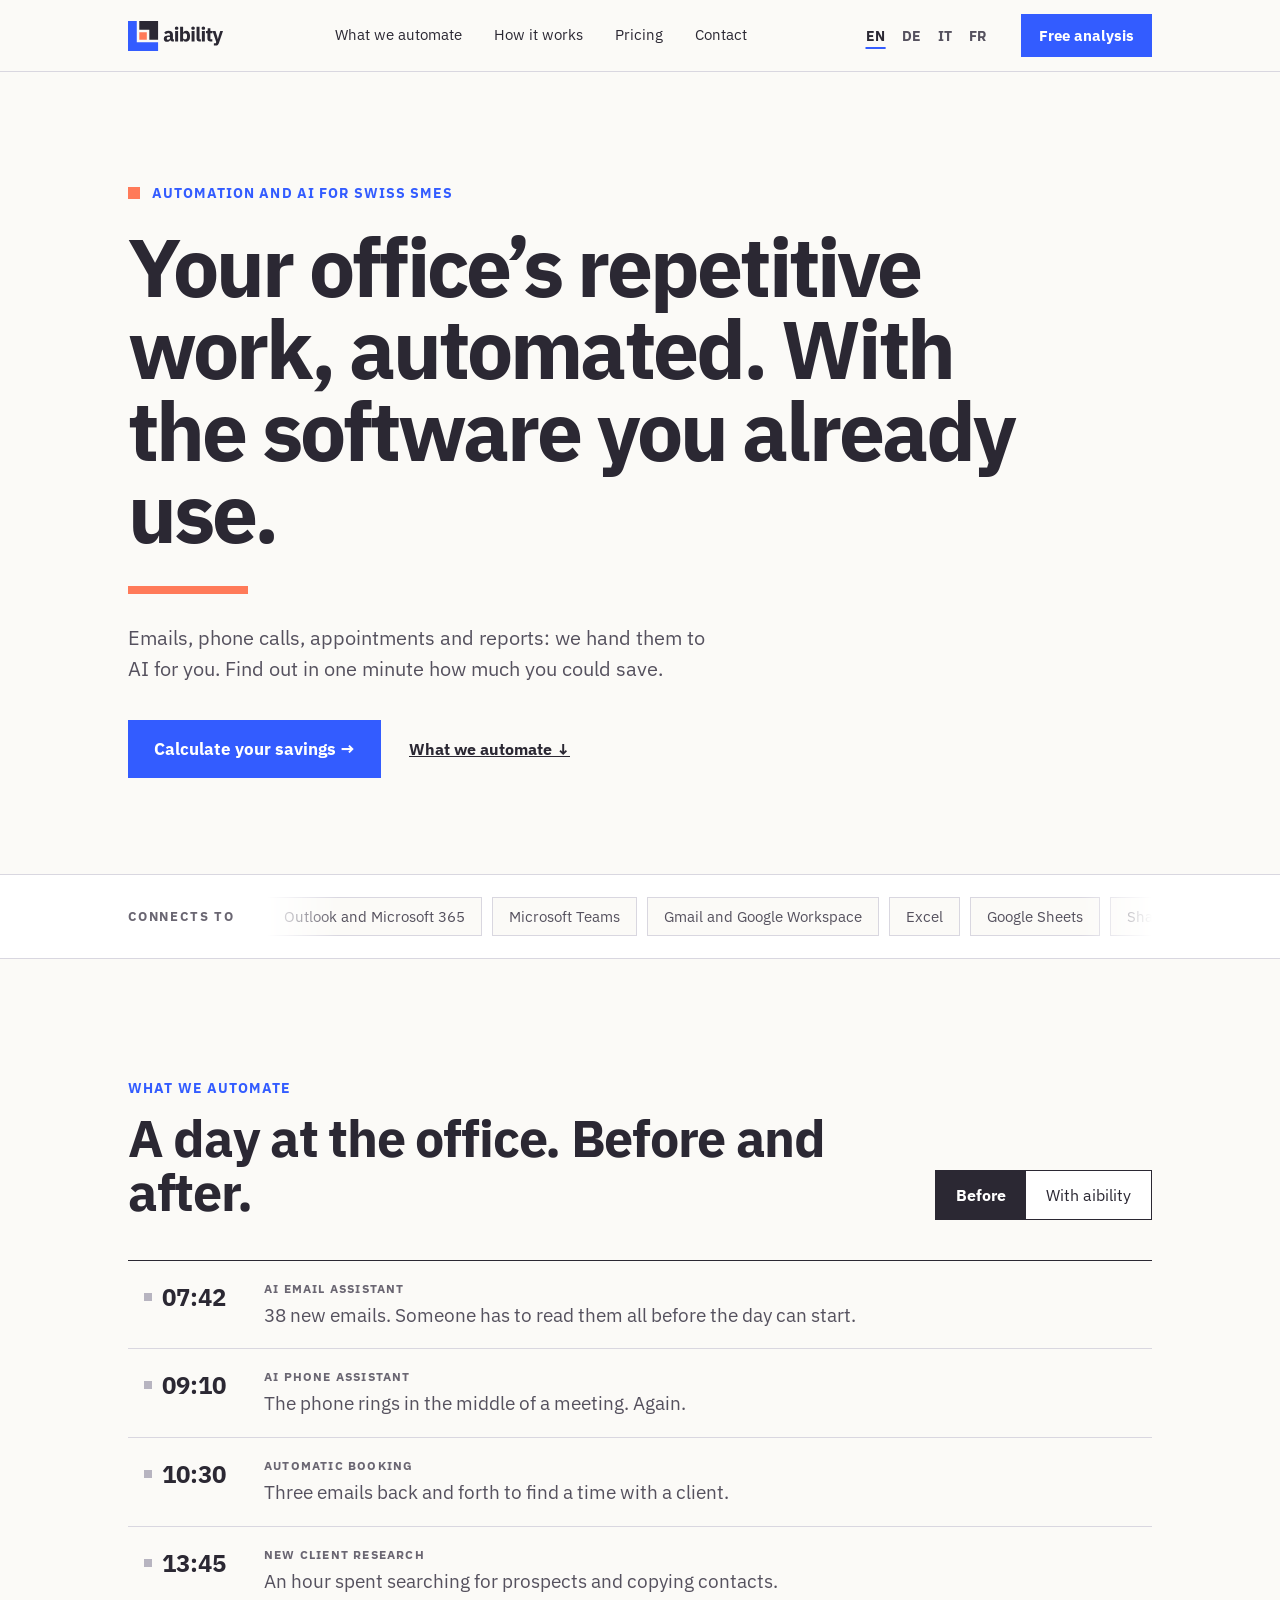
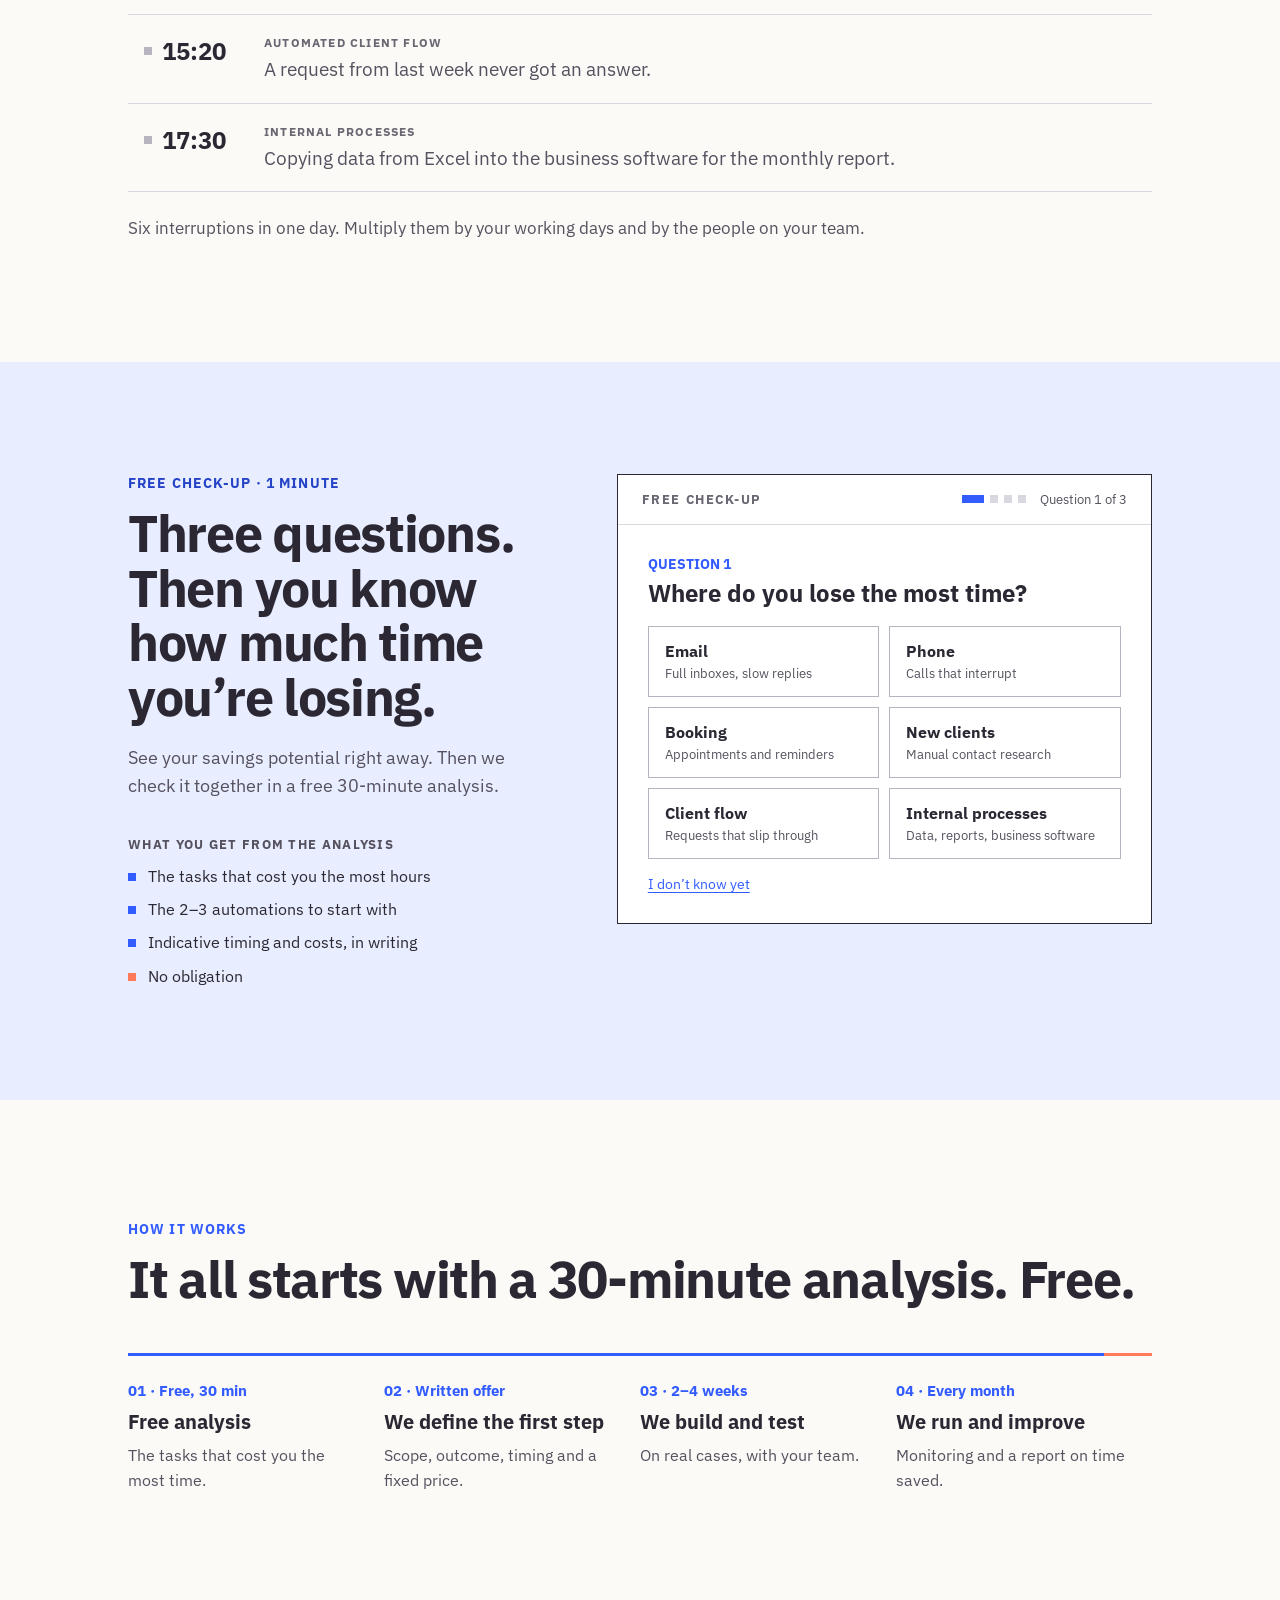
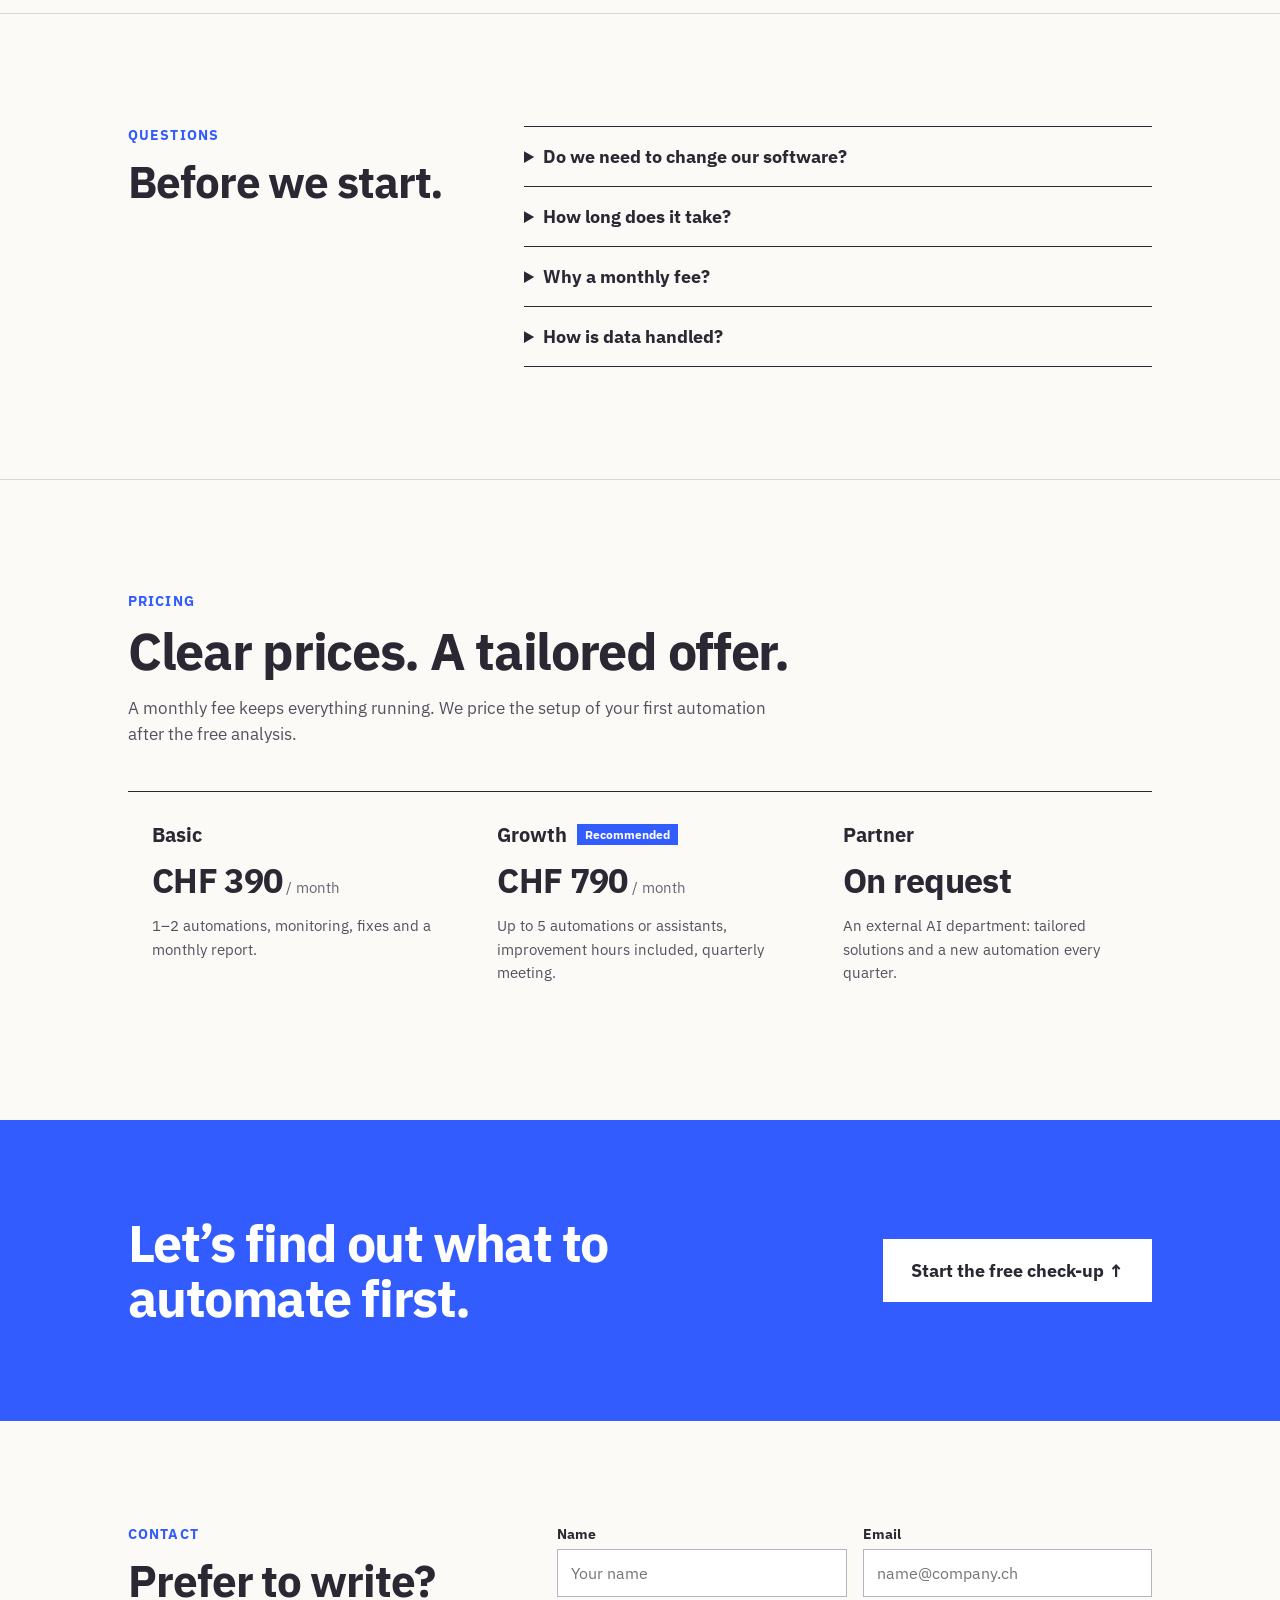
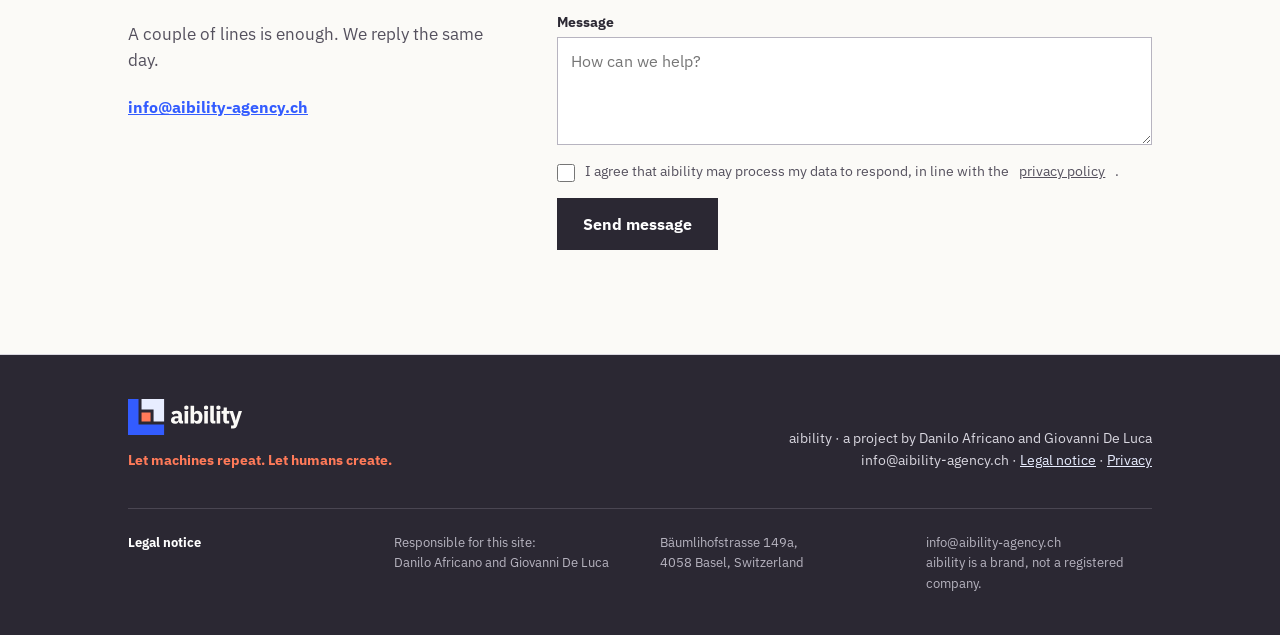
<file: en/index.html>
<!doctype html>
<html lang="en">
<head>
<meta charset="utf-8">
<meta name="viewport" content="width=device-width, initial-scale=1">
<script src="../lang.js"></script>
<title>aibility · Automation and AI for Swiss SMEs</title>
<meta name="description" content="Emails, phone calls, appointments and reports: we hand them to AI for you. Find out in one minute how much you could save.">
<link rel="alternate" hreflang="it" href="../">
<link rel="alternate" hreflang="en" href="./">
<link rel="alternate" hreflang="de" href="../de/">
<link rel="alternate" hreflang="fr" href="../fr/">
<link rel="alternate" hreflang="x-default" href="../">
<link rel="icon" href="../favicon.ico" sizes="16x16 32x32 48x48">
<link rel="icon" href="../favicon.svg" type="image/svg+xml">
<link rel="icon" href="../icon-192.png" type="image/png" sizes="192x192">
<link rel="icon" href="../icon-512.png" type="image/png" sizes="512x512">
<link rel="apple-touch-icon" href="../apple-touch-icon.png">
<link rel="preconnect" href="https://fonts.googleapis.com">
<link rel="preconnect" href="https://fonts.gstatic.com" crossorigin>
<link rel="stylesheet" href="https://fonts.googleapis.com/css2?family=IBM+Plex+Sans:wght@400;700&display=swap">
<link rel="stylesheet" href="../styles.css">
</head>
<body>

<header class="hdr">
  <div class="wrap hdr-in">
    <a href="#top" class="logo" aria-label="aibility, back to top"><img src="../assets/logo.svg" alt="aibility"></a>
    <nav aria-label="Sections" class="mnav"><a href="#giornata">What we automate</a><a href="#come">How it works</a><a href="#prezzi">Pricing</a><a href="#contatto">Contact</a></nav>
    <div class="hdr-right">
      <nav aria-label="Language" class="lang">
        <a href="./" lang="en" hreflang="en" aria-current="true">EN</a>
        <a href="../de/" lang="de" hreflang="de">DE</a>
        <a href="../?lang=it" lang="it" hreflang="it">IT</a>
        <a href="../fr/" lang="fr" hreflang="fr">FR</a>
      </nav>
      <a href="#diagnosi" class="hdr-cta">Free analysis</a>
    </div>
  </div>
</header>

<main>

<section id="top" class="wrap hero">
  <p class="eyebrow eyebrow-hero"><span aria-hidden="true" class="pulse"></span>AUTOMATION AND AI FOR SWISS SMES</p>
  <h1><span class="hl">Your office’s repetitive work, automated.</span> <span class="hl hl2">With the software you already use.</span></h1>
  <span aria-hidden="true" class="bar"></span>
  <p class="lede fadein">Emails, phone calls, appointments and reports: we hand them to AI for you. Find out in one minute how much you could save.</p>
  <div class="hero-actions fadein">
    <a href="#diagnosi" class="btn btn-primary">Calculate your savings <span class="ar">→</span></a>
    <a href="#giornata" class="link-strong">What we automate ↓</a>
  </div>
</section>

<section aria-label="Tools we connect" class="tools">
  <div class="wrap tools-in">
    <p class="tools-label">CONNECTS TO</p>
    <div class="mq">
      <div class="mq-track" id="mq-track">
        <ul class="tool-list"><li class="tool">Outlook and Microsoft 365</li><li class="tool">Microsoft Teams</li><li class="tool">Gmail and Google Workspace</li><li class="tool">Excel</li><li class="tool">Google Sheets</li><li class="tool">SharePoint</li><li class="tool">OneDrive</li><li class="tool">Google Drive</li><li class="tool">Dropbox</li><li class="tool">Odoo</li><li class="tool">Airtable</li><li class="tool">HubSpot</li><li class="tool">Salesforce</li><li class="tool">Pipedrive</li><li class="tool">Zendesk</li><li class="tool">Slack</li><li class="tool">WhatsApp Business</li><li class="tool">Google Calendar</li><li class="tool">Calendly</li><li class="tool">Stripe</li><li class="tool">Shopify</li><li class="tool">WooCommerce</li><li class="tool">Mailchimp</li><li class="tool">Notion</li><li class="tool">Asana</li><li class="tool">Trello</li><li class="tool">monday.com</li><li class="tool">ClickUp</li><li class="tool">Jira</li><li class="tool">Typeform</li><li class="tool">OpenAI</li><li class="tool">Claude</li></ul>
      </div>
    </div>
  </div>
</section>

<section id="giornata" class="wrap sec">
  <div class="rv day-head">
    <div class="day-head-text">
      <p class="eyebrow">WHAT WE AUTOMATE</p>
      <h2 class="h2">A day at the office. Before and after.</h2>
    </div>
    <div role="group" aria-label="Choose the view" class="seg">
      <button type="button" id="seg-before" aria-pressed="true">Before</button>
      <button type="button" id="seg-after" aria-pressed="false">With aibility</button>
    </div>
  </div>
  <ol class="rv day" id="day"></ol>
  <p class="day-summary" id="day-summary"></p>
</section>

<section id="diagnosi" class="diag">
  <div class="wrap diag-in">
    <div class="diag-intro rv">
      <p class="eyebrow eyebrow-dark">FREE CHECK-UP · 1 MINUTE</p>
      <h2 class="h2">Three questions. Then you know how much time you’re losing.</h2>
      <p class="diag-lede">See your savings potential right away. Then we check it together in a free 30-minute analysis.</p>
    </div>

    <div class="card rv" id="quiz">
      <div class="card-head">
        <p class="card-title">FREE CHECK-UP</p>
        <div class="progress" aria-label="Progress">
          <span class="dots" id="dots"></span>
          <span class="q-label" id="q-label" aria-live="polite">Question 1 of 3</span>
        </div>
      </div>
      <div class="card-body">

        <div class="qstep qfade" data-step="1">
          <p class="q-kicker hide-m">QUESTION 1</p>
          <h3 class="q-title">Where do you lose the most time?</h3>
          <div class="opts" id="opts"></div>
          <button type="button" class="link-btn q-skip" data-go="2">I don’t know yet</button>
        </div>

        <div class="qstep qfade" data-step="2" hidden>
          <div>
            <p class="q-kicker"><span class="hide-m">QUESTION 2 · </span><span data-area-up></span></p>
            <h3 class="q-title q-title-tight">How much time does this take today?</h3>
          </div>
          <div>
            <div class="rng-row"><label for="fq-n">People involved</label><span class="rng-val" id="n-val"></span></div>
            <input id="fq-n" class="rng" type="range" step="1">
          </div>
          <div>
            <div class="rng-row"><label for="fq-h">Hours per week<span class="hide-m">, per person</span></label><span class="rng-val" id="h-val"></span></div>
            <input id="fq-h" class="rng" type="range" step="1">
          </div>
          <div class="btn-row">
            <button type="button" class="btn-back" aria-label="Back" data-go="1">←</button>
            <button type="button" class="btn-go" data-go="3">See the result →</button>
          </div>
        </div>

        <form class="qstep qfade" data-step="3" id="lead-form" novalidate hidden>
          <div class="result">
            <p class="result-area" data-area-up></p>
            <p class="result-label">Your savings potential</p>
            <p class="result-num"><span data-currency></span> <span id="chf-anim">0</span> <span class="result-unit">per year</span></p>
            <p class="result-sub"><span id="hrs-mon"></span> hours <span class="hide-m">freed up every month</span><span class="show-m">a month</span> · <span id="fte"></span> full-time positions</p>
          </div>
          <h3 class="q-sub">Let’s verify it on your systems. For free.</h3>
          <div class="grid-2">
            <div class="field"><label for="fq-fn">Name</label><input id="fq-fn" name="name" class="inp" type="text" placeholder="Your name" autocomplete="name" required></div>
            <div class="field"><label for="fq-fa">Company</label><input id="fq-fa" name="company" class="inp" type="text" placeholder="Company name" autocomplete="organization"></div>
          </div>
          <div class="field"><label for="fq-fe">Work email</label><input id="fq-fe" name="email" class="inp" type="email" placeholder="name@company.ch" autocomplete="email" required></div>
          <input type="text" name="website" class="hp" tabindex="-1" autocomplete="off" aria-hidden="true">
          <label class="check"><input type="checkbox" name="consent" required>I agree that aibility may process my data to respond to my request, in line with the <a href="privacy.html" target="_blank">privacy policy</a>.</label>
          <p class="form-err" role="alert" hidden></p>
          <div class="btn-row">
            <button type="button" class="btn-back" aria-label="Back" data-go="2">←</button>
            <button type="submit" class="btn-go btn-go-lg">Request the free analysis →</button>
          </div>
          <p class="fine" id="calc-note"></p>
        </form>

        <div class="qstep qfade" data-step="4" hidden>
          <p class="q-kicker hide-m">LAST STEP</p>
          <h3 class="q-title q-title-flat">Thank you<span id="name-suffix"></span>. Pick a time.</h3>
          <p class="q-text">We’ll start from “<span id="area-name"></span>” and your potential of <span data-currency></span> <span id="chf"></span> per year. <span data-meeting-min>30</span>-minute video call, online.</p>
          <div class="booker" id="booker" aria-live="polite"></div>
          <button type="button" class="btn-ghost" data-go="3" id="back-from-4">← Go back</button>
        </div>

      </div>
    </div>

    <div class="diag-list rv">
      <p class="list-label">WHAT YOU GET FROM THE ANALYSIS</p>
      <ul class="sq-list">
        <li><span aria-hidden="true" class="sq"></span>The tasks that cost you the most hours</li>
        <li><span aria-hidden="true" class="sq"></span>The 2–3 automations to start with</li>
        <li><span aria-hidden="true" class="sq"></span>Indicative timing and costs, in writing</li>
        <li><span aria-hidden="true" class="sq sq-coral"></span>No obligation</li>
      </ul>
    </div>
  </div>
</section>

<section id="come" class="wrap sec">
  <p class="eyebrow">HOW IT WORKS</p>
  <h2 class="h2 rv">It all starts with a 30-minute analysis. Free.</h2>
  <ol class="steps" id="steps">
    <li aria-hidden="true" class="pbar"></li>
    <li class="st" style="transition-delay:0s"><p class="st-k">01 · Free, 30 min</p><h3>Free analysis</h3><p class="st-t">The tasks that cost you the most time.</p></li>
    <li class="st" style="transition-delay:.6s"><p class="st-k">02 · Written offer</p><h3>We define the first step</h3><p class="st-t">Scope, outcome, timing and a fixed price.</p></li>
    <li class="st" style="transition-delay:1.2s"><p class="st-k">03 · 2–4 weeks</p><h3>We build and test</h3><p class="st-t">On real cases, with your team.</p></li>
    <li class="st" style="transition-delay:1.8s"><p class="st-k">04 · Every month</p><h3>We run and improve</h3><p class="st-t">Monitoring and a report on time saved.</p></li>
  </ol>
</section>

<section class="sec-line">
  <div class="wrap sec-m faq">
    <div class="faq-head">
      <p class="eyebrow">QUESTIONS</p>
      <h2 class="h2-s">Before we start.</h2>
    </div>
    <div class="faq-list rv">
      <details><summary>Do we need to change our software?</summary><p>Usually not. We start from the tools you already use; what’s possible depends on the available features and access.</p></details>
      <details><summary>How long does it take?</summary><p>A first process is usually up and running in 2–4 weeks, depending on the integrations.</p></details>
      <details><summary>Why a monthly fee?</summary><p>An automation works every day in an environment that keeps changing. The fee ensures it keeps running and improving, with a monthly report on what it delivered.</p></details>
      <details><summary>How is data handled?</summary><p>We agree beforehand which data is needed and who can access it, in line with the Swiss Federal Act on Data Protection (FADP).</p></details>
    </div>
  </div>
</section>

<section id="prezzi" class="sec-line">
  <div class="wrap sec-m">
    <p class="eyebrow">PRICING</p>
    <h2 class="h2">Clear prices. A tailored offer.</h2>
    <p class="sec-lede">A monthly fee keeps everything running. We price the setup <span class="hide-m">of your first automation </span>after the free analysis.</p>
    <div class="plans rv">
      <div class="plan">
        <div class="plan-top"><h3>Basic</h3><p class="price" id="price-base"></p></div>
        <p class="plan-t">1–2 automations, monitoring, fixes and a monthly report.</p>
      </div>
      <div class="plan plan-rec">
        <div class="plan-top"><h3>Growth <span class="badge">Recommended</span></h3><p class="price" id="price-growth"></p></div>
        <p class="plan-t">Up to 5 automations or assistants, improvement hours included, quarterly meeting.</p>
      </div>
      <div class="plan">
        <div class="plan-top"><h3>Partner</h3><p class="price price-req" id="price-partner">On request</p></div>
        <p class="plan-t">An external AI department: tailored solutions and a new automation every quarter.</p>
      </div>
    </div>
  </div>
</section>

<section class="cta-band">
  <div class="wrap cta-in">
    <h2 class="rv">Let’s find out what to automate first.</h2>
    <a href="#diagnosi" class="btn btn-white">Start the free check-up <span class="ar">↑</span></a>
  </div>
</section>

<section id="contatto" class="contact">
  <div class="wrap contact-in">
    <div class="contact-intro">
      <p class="eyebrow">CONTACT</p>
      <h2 class="h2-s">Prefer to write?</h2>
      <p class="sec-lede">A couple of lines is enough. We reply the same day.</p>
      <p class="contact-mail hide-m"><a href="mailto:info@aibility-agency.ch">info@aibility-agency.ch</a></p>
    </div>
    <div class="contact-body rv">
      <form id="contact-form" class="contact-form" novalidate>
        <div class="grid-2 grid-2-wide">
          <div class="field"><label for="fc-n">Name</label><input id="fc-n" name="name" class="inp inp-w" type="text" placeholder="Your name" autocomplete="name" required></div>
          <div class="field"><label for="fc-e">Email</label><input id="fc-e" name="email" class="inp inp-w" type="email" placeholder="name@company.ch" autocomplete="email" required></div>
        </div>
        <div class="field"><label for="fc-m">Message</label><textarea id="fc-m" name="message" class="inp inp-w" rows="4" placeholder="How can we help?" required></textarea></div>
        <input type="text" name="website" class="hp" tabindex="-1" autocomplete="off" aria-hidden="true">
        <label class="check"><input type="checkbox" name="consent" required>I agree that aibility may process my data to respond, in line with the <a href="privacy.html" target="_blank">privacy policy</a>.</label>
        <p class="form-err" role="alert" hidden></p>
        <button type="submit" class="btn-dark">Send message</button>
        <p class="show-m contact-or">or <a href="mailto:info@aibility-agency.ch">info@aibility-agency.ch</a></p>
      </form>
      <div class="sent" id="contact-sent" hidden>
        <span aria-hidden="true" class="sq-coral-lg"></span>
        <div><p class="sent-t">Thank you, message received.</p><p class="sent-s">We’ll reply the same day.</p><button type="button" class="link-btn-strong" id="contact-new">Write another message</button></div>
      </div>
    </div>
  </div>
</section>

</main>

<footer class="ftr">
  <div class="wrap ftr-in">
    <div class="ftr-brand"><img src="../assets/logo-light.svg" alt="aibility"><p class="motto">Let machines repeat. Let humans create.</p></div>
    <div class="ftr-meta"><p>aibility · a project by Danilo Africano and Giovanni De Luca</p><p>info@aibility-agency.ch · <a href="#impressum">Legal notice</a> · <a href="privacy.html">Privacy</a></p></div>
  </div>
  <div id="impressum" class="wrap imp">
    <div class="imp-in">
      <p class="imp-t">Legal notice</p>
      <p>Responsible for this site:<br class="hide-m"> Danilo Africano and Giovanni De Luca</p>
      <p>Bäumlihofstrasse 149a,<br class="hide-m"> 4058 Basel, Switzerland</p>
      <p>info@aibility-agency.ch<br class="hide-m"><span class="show-m-inline"> · </span>aibility is a brand, not a registered company.</p>
    </div>
  </div>
</footer>

<script src="../config.js"></script>
<script src="../i18n.js"></script>
<script src="../app.js"></script>
</body>
</html>
</file>
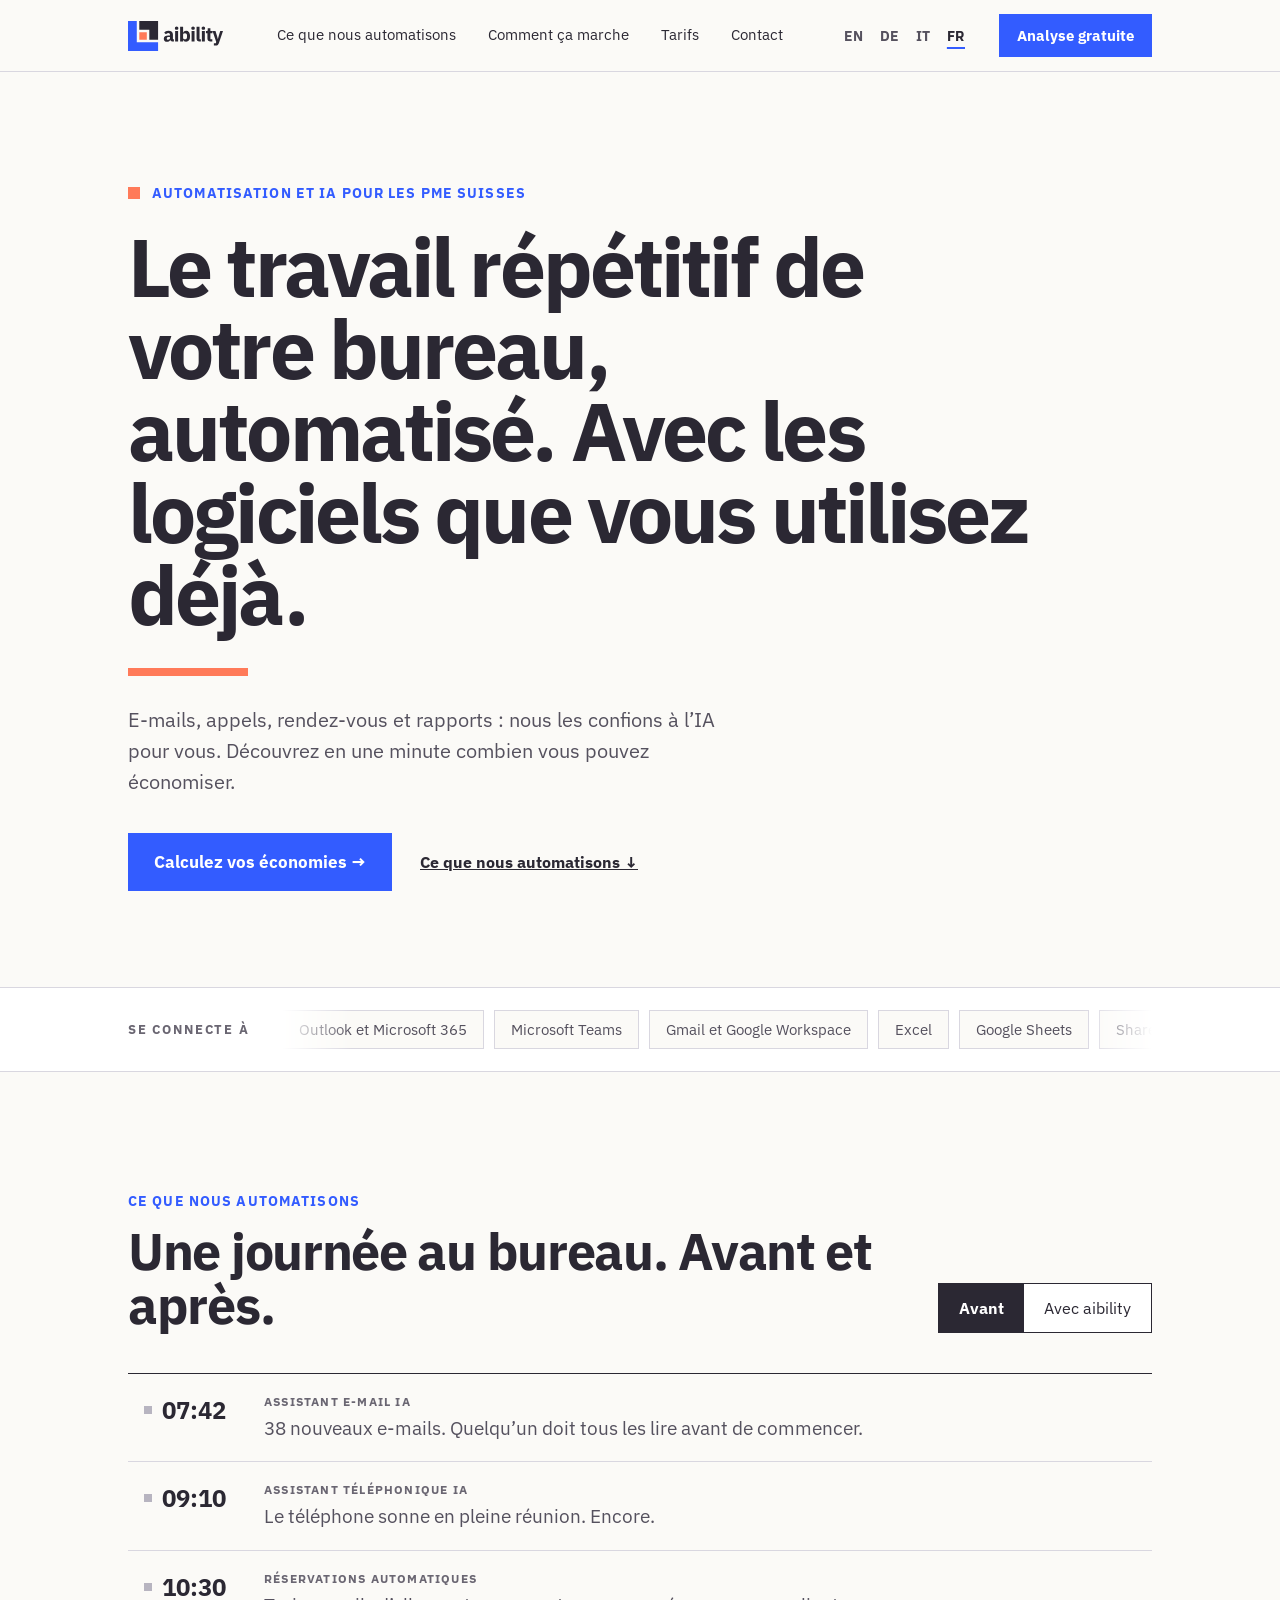
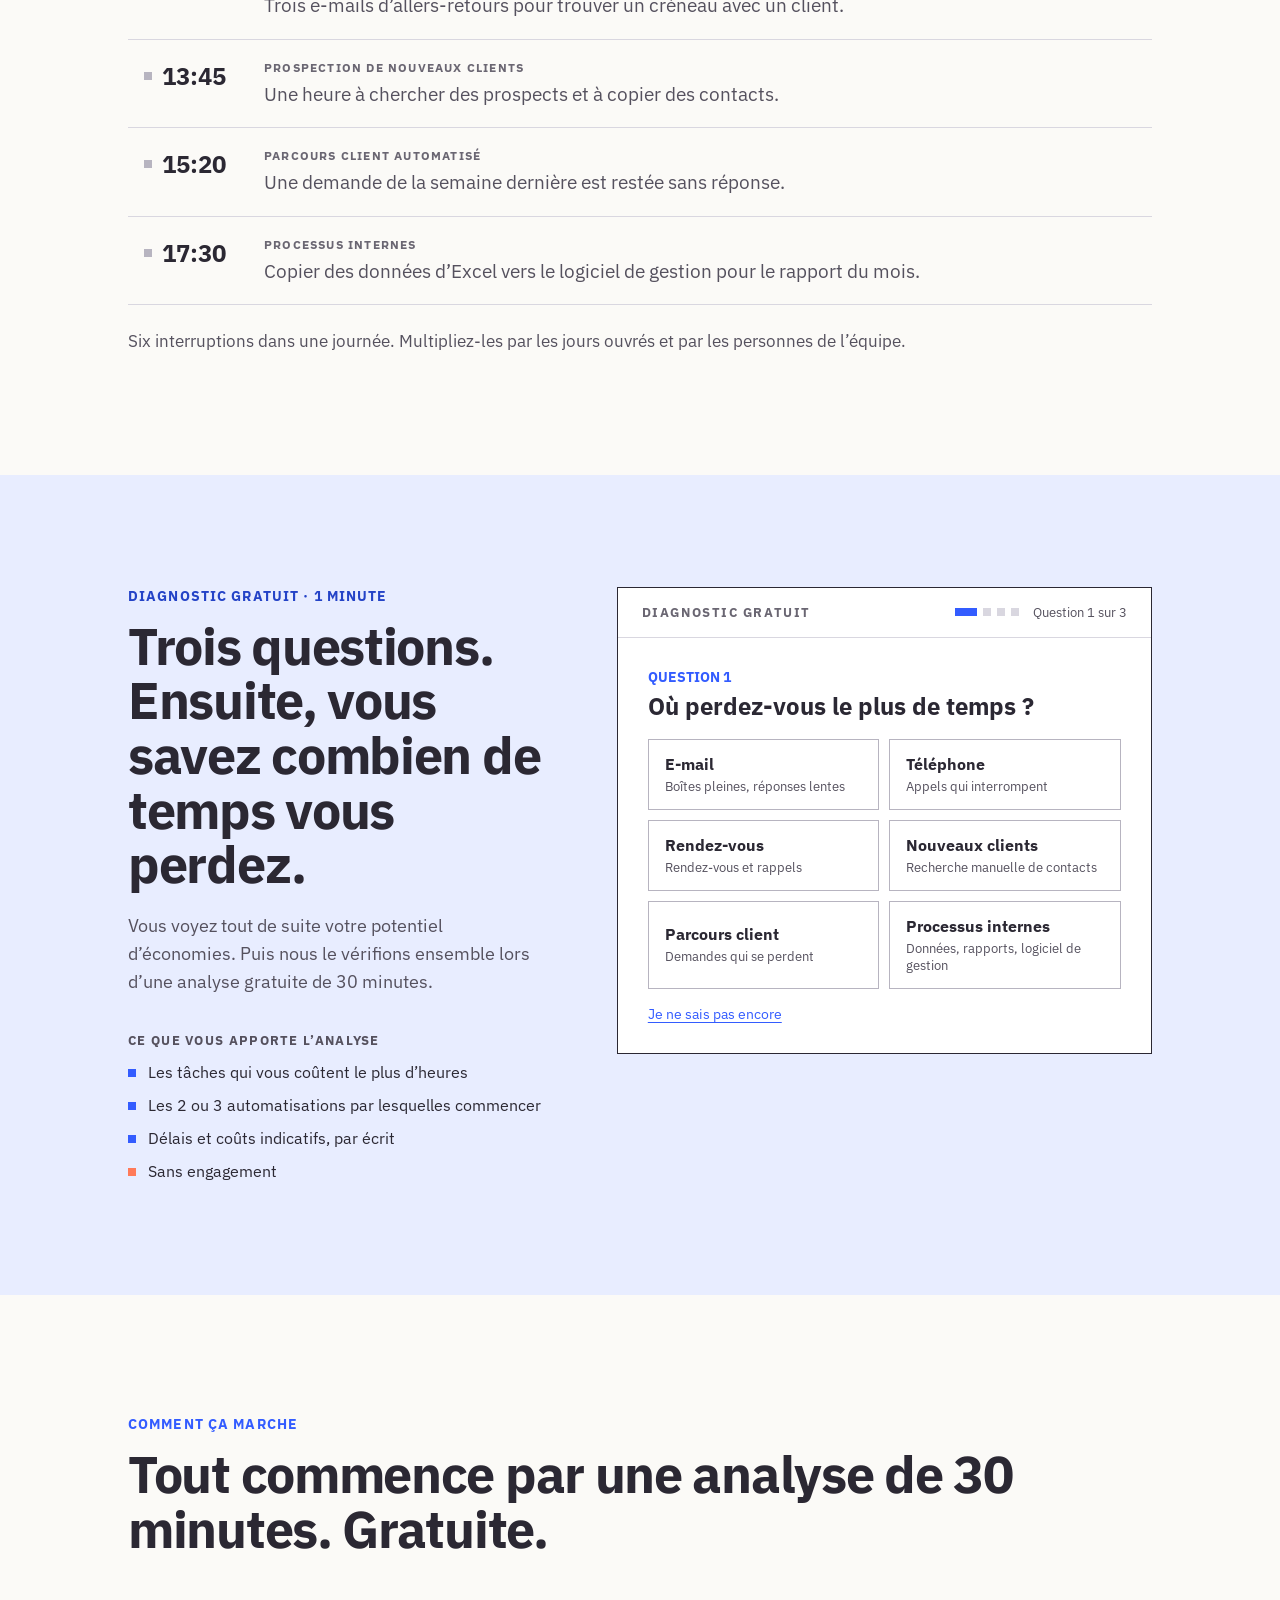
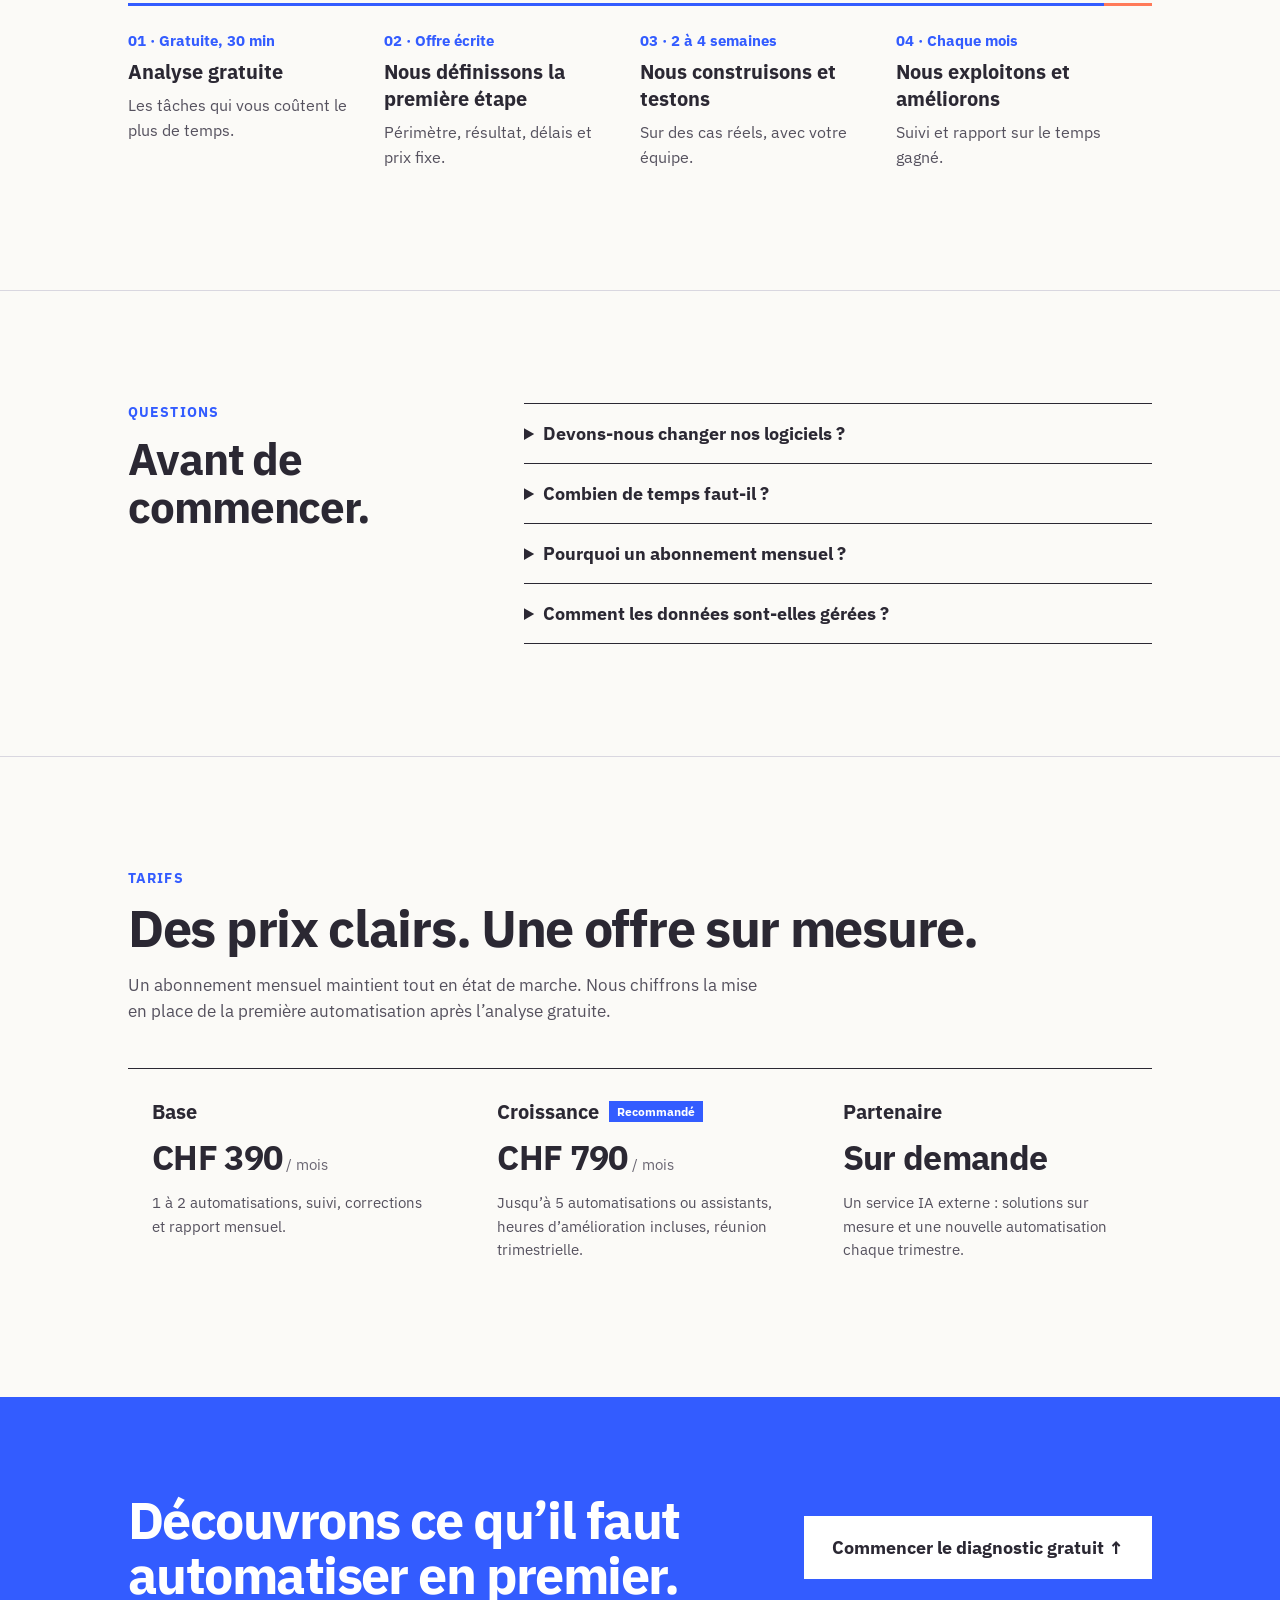
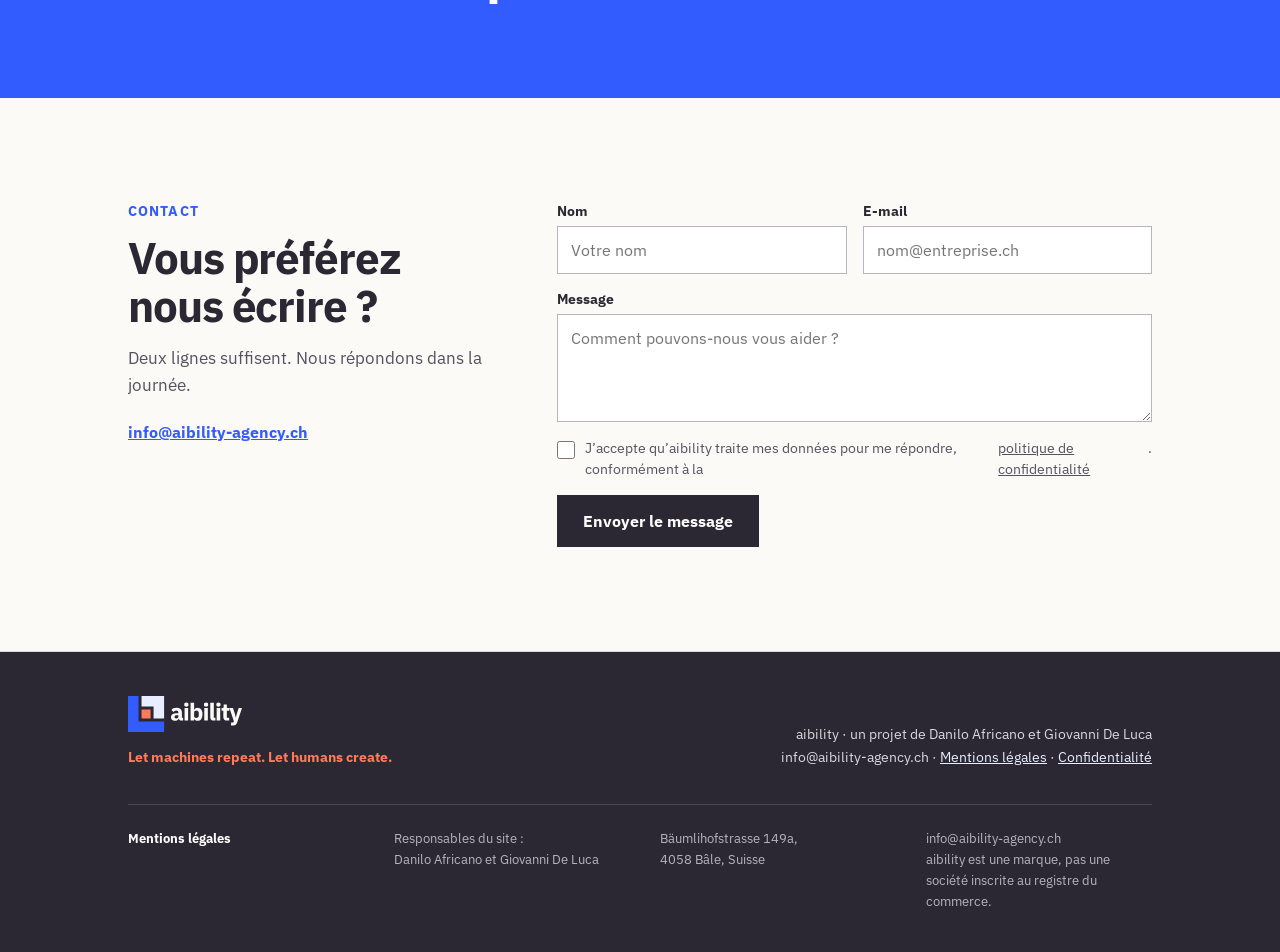
<file: fr/index.html>
<!doctype html>
<html lang="fr">
<head>
<meta charset="utf-8">
<meta name="viewport" content="width=device-width, initial-scale=1">
<script src="../lang.js"></script>
<title>aibility · Automatisation et IA pour les PME suisses</title>
<meta name="description" content="E-mails, appels, rendez-vous et rapports : nous les confions à l’IA pour vous. Découvrez en une minute combien vous pouvez économiser.">
<link rel="alternate" hreflang="it" href="../">
<link rel="alternate" hreflang="en" href="../en/">
<link rel="alternate" hreflang="de" href="../de/">
<link rel="alternate" hreflang="fr" href="./">
<link rel="alternate" hreflang="x-default" href="../">
<link rel="icon" href="../favicon.ico" sizes="16x16 32x32 48x48">
<link rel="icon" href="../favicon.svg" type="image/svg+xml">
<link rel="icon" href="../icon-192.png" type="image/png" sizes="192x192">
<link rel="icon" href="../icon-512.png" type="image/png" sizes="512x512">
<link rel="apple-touch-icon" href="../apple-touch-icon.png">
<link rel="preconnect" href="https://fonts.googleapis.com">
<link rel="preconnect" href="https://fonts.gstatic.com" crossorigin>
<link rel="stylesheet" href="https://fonts.googleapis.com/css2?family=IBM+Plex+Sans:wght@400;700&display=swap">
<link rel="stylesheet" href="../styles.css">
</head>
<body>

<header class="hdr">
  <div class="wrap hdr-in">
    <a href="#top" class="logo" aria-label="aibility, haut de page"><img src="../assets/logo.svg" alt="aibility"></a>
    <nav aria-label="Sections" class="mnav"><a href="#giornata">Ce que nous automatisons</a><a href="#come">Comment ça marche</a><a href="#prezzi">Tarifs</a><a href="#contatto">Contact</a></nav>
    <div class="hdr-right">
      <nav aria-label="Langue" class="lang">
        <a href="../en/" lang="en" hreflang="en">EN</a>
        <a href="../de/" lang="de" hreflang="de">DE</a>
        <a href="../?lang=it" lang="it" hreflang="it">IT</a>
        <a href="./" lang="fr" hreflang="fr" aria-current="true">FR</a>
      </nav>
      <a href="#diagnosi" class="hdr-cta">Analyse gratuite</a>
    </div>
  </div>
</header>

<main>

<section id="top" class="wrap hero">
  <p class="eyebrow eyebrow-hero"><span aria-hidden="true" class="pulse"></span>AUTOMATISATION ET IA POUR LES PME SUISSES</p>
  <h1><span class="hl">Le travail répétitif de votre bureau, automatisé.</span> <span class="hl hl2">Avec les logiciels que vous utilisez déjà.</span></h1>
  <span aria-hidden="true" class="bar"></span>
  <p class="lede fadein">E-mails, appels, rendez-vous et rapports : nous les confions à l’IA pour vous. Découvrez en une minute combien vous pouvez économiser.</p>
  <div class="hero-actions fadein">
    <a href="#diagnosi" class="btn btn-primary">Calculez vos économies <span class="ar">→</span></a>
    <a href="#giornata" class="link-strong">Ce que nous automatisons ↓</a>
  </div>
</section>

<section aria-label="Outils que nous connectons" class="tools">
  <div class="wrap tools-in">
    <p class="tools-label">SE CONNECTE À</p>
    <div class="mq">
      <div class="mq-track" id="mq-track">
        <ul class="tool-list"><li class="tool">Outlook et Microsoft 365</li><li class="tool">Microsoft Teams</li><li class="tool">Gmail et Google Workspace</li><li class="tool">Excel</li><li class="tool">Google Sheets</li><li class="tool">SharePoint</li><li class="tool">OneDrive</li><li class="tool">Google Drive</li><li class="tool">Dropbox</li><li class="tool">Odoo</li><li class="tool">Airtable</li><li class="tool">HubSpot</li><li class="tool">Salesforce</li><li class="tool">Pipedrive</li><li class="tool">Zendesk</li><li class="tool">Slack</li><li class="tool">WhatsApp Business</li><li class="tool">Google Calendar</li><li class="tool">Calendly</li><li class="tool">Stripe</li><li class="tool">Shopify</li><li class="tool">WooCommerce</li><li class="tool">Mailchimp</li><li class="tool">Notion</li><li class="tool">Asana</li><li class="tool">Trello</li><li class="tool">monday.com</li><li class="tool">ClickUp</li><li class="tool">Jira</li><li class="tool">Typeform</li><li class="tool">OpenAI</li><li class="tool">Claude</li></ul>
      </div>
    </div>
  </div>
</section>

<section id="giornata" class="wrap sec">
  <div class="rv day-head">
    <div class="day-head-text">
      <p class="eyebrow">CE QUE NOUS AUTOMATISONS</p>
      <h2 class="h2">Une journée au bureau. Avant et après.</h2>
    </div>
    <div role="group" aria-label="Choisir la vue" class="seg">
      <button type="button" id="seg-before" aria-pressed="true">Avant</button>
      <button type="button" id="seg-after" aria-pressed="false">Avec aibility</button>
    </div>
  </div>
  <ol class="rv day" id="day"></ol>
  <p class="day-summary" id="day-summary"></p>
</section>

<section id="diagnosi" class="diag">
  <div class="wrap diag-in">
    <div class="diag-intro rv">
      <p class="eyebrow eyebrow-dark">DIAGNOSTIC GRATUIT · 1 MINUTE</p>
      <h2 class="h2">Trois questions. Ensuite, vous savez combien de temps vous perdez.</h2>
      <p class="diag-lede">Vous voyez tout de suite votre potentiel d’économies. Puis nous le vérifions ensemble lors d’une analyse gratuite de 30 minutes.</p>
    </div>

    <div class="card rv" id="quiz">
      <div class="card-head">
        <p class="card-title">DIAGNOSTIC GRATUIT</p>
        <div class="progress" aria-label="Progression">
          <span class="dots" id="dots"></span>
          <span class="q-label" id="q-label" aria-live="polite">Question 1 sur 3</span>
        </div>
      </div>
      <div class="card-body">

        <div class="qstep qfade" data-step="1">
          <p class="q-kicker hide-m">QUESTION 1</p>
          <h3 class="q-title">Où perdez-vous le plus de temps ?</h3>
          <div class="opts" id="opts"></div>
          <button type="button" class="link-btn q-skip" data-go="2">Je ne sais pas encore</button>
        </div>

        <div class="qstep qfade" data-step="2" hidden>
          <div>
            <p class="q-kicker"><span class="hide-m">QUESTION 2 · </span><span data-area-up></span></p>
            <h3 class="q-title q-title-tight">Quel est le poids de ce travail aujourd’hui ?</h3>
          </div>
          <div>
            <div class="rng-row"><label for="fq-n">Personnes concernées</label><span class="rng-val" id="n-val"></span></div>
            <input id="fq-n" class="rng" type="range" step="1">
          </div>
          <div>
            <div class="rng-row"><label for="fq-h">Heures par semaine<span class="hide-m">, par personne</span></label><span class="rng-val" id="h-val"></span></div>
            <input id="fq-h" class="rng" type="range" step="1">
          </div>
          <div class="btn-row">
            <button type="button" class="btn-back" aria-label="Retour" data-go="1">←</button>
            <button type="button" class="btn-go" data-go="3">Voir le résultat →</button>
          </div>
        </div>

        <form class="qstep qfade" data-step="3" id="lead-form" novalidate hidden>
          <div class="result">
            <p class="result-area" data-area-up></p>
            <p class="result-label">Votre potentiel d’économies</p>
            <p class="result-num"><span data-currency></span> <span id="chf-anim">0</span> <span class="result-unit">par an</span></p>
            <p class="result-sub"><span id="hrs-mon"></span> heures <span class="hide-m">libérées chaque mois</span><span class="show-m">par mois</span> · <span id="fte"></span> postes à plein temps</p>
          </div>
          <h3 class="q-sub">Vérifions-le sur vos systèmes. Gratuitement.</h3>
          <div class="grid-2">
            <div class="field"><label for="fq-fn">Nom</label><input id="fq-fn" name="name" class="inp" type="text" placeholder="Votre nom" autocomplete="name" required></div>
            <div class="field"><label for="fq-fa">Entreprise</label><input id="fq-fa" name="company" class="inp" type="text" placeholder="Nom de l’entreprise" autocomplete="organization"></div>
          </div>
          <div class="field"><label for="fq-fe">E-mail professionnel</label><input id="fq-fe" name="email" class="inp" type="email" placeholder="nom@entreprise.ch" autocomplete="email" required></div>
          <input type="text" name="website" class="hp" tabindex="-1" autocomplete="off" aria-hidden="true">
          <label class="check"><input type="checkbox" name="consent" required>J’accepte qu’aibility traite mes données pour répondre à ma demande, conformément à la <a href="privacy.html" target="_blank">politique de confidentialité</a>.</label>
          <p class="form-err" role="alert" hidden></p>
          <div class="btn-row">
            <button type="button" class="btn-back" aria-label="Retour" data-go="2">←</button>
            <button type="submit" class="btn-go btn-go-lg">Demander l’analyse gratuite →</button>
          </div>
          <p class="fine" id="calc-note"></p>
        </form>

        <div class="qstep qfade" data-step="4" hidden>
          <p class="q-kicker hide-m">DERNIÈRE ÉTAPE</p>
          <h3 class="q-title q-title-flat">Merci<span id="name-suffix"></span>. Choisissez un horaire.</h3>
          <p class="q-text">Nous partirons de « <span id="area-name"></span> » et de votre potentiel de <span data-currency></span> <span id="chf"></span> par an. Visioconférence de <span data-meeting-min>30</span> minutes, en ligne.</p>
          <div class="booker" id="booker" aria-live="polite"></div>
          <button type="button" class="btn-ghost" data-go="3" id="back-from-4">← Retour</button>
        </div>

      </div>
    </div>

    <div class="diag-list rv">
      <p class="list-label">CE QUE VOUS APPORTE L’ANALYSE</p>
      <ul class="sq-list">
        <li><span aria-hidden="true" class="sq"></span>Les tâches qui vous coûtent le plus d’heures</li>
        <li><span aria-hidden="true" class="sq"></span>Les 2 ou 3 automatisations par lesquelles commencer</li>
        <li><span aria-hidden="true" class="sq"></span>Délais et coûts indicatifs, par écrit</li>
        <li><span aria-hidden="true" class="sq sq-coral"></span>Sans engagement</li>
      </ul>
    </div>
  </div>
</section>

<section id="come" class="wrap sec">
  <p class="eyebrow">COMMENT ÇA MARCHE</p>
  <h2 class="h2 rv">Tout commence par une analyse de 30 minutes. Gratuite.</h2>
  <ol class="steps" id="steps">
    <li aria-hidden="true" class="pbar"></li>
    <li class="st" style="transition-delay:0s"><p class="st-k">01 · Gratuite, 30 min</p><h3>Analyse gratuite</h3><p class="st-t">Les tâches qui vous coûtent le plus de temps.</p></li>
    <li class="st" style="transition-delay:.6s"><p class="st-k">02 · Offre écrite</p><h3>Nous définissons la première étape</h3><p class="st-t">Périmètre, résultat, délais et prix fixe.</p></li>
    <li class="st" style="transition-delay:1.2s"><p class="st-k">03 · 2 à 4 semaines</p><h3>Nous construisons et testons</h3><p class="st-t">Sur des cas réels, avec votre équipe.</p></li>
    <li class="st" style="transition-delay:1.8s"><p class="st-k">04 · Chaque mois</p><h3>Nous exploitons et améliorons</h3><p class="st-t">Suivi et rapport sur le temps gagné.</p></li>
  </ol>
</section>

<section class="sec-line">
  <div class="wrap sec-m faq">
    <div class="faq-head">
      <p class="eyebrow">QUESTIONS</p>
      <h2 class="h2-s">Avant de commencer.</h2>
    </div>
    <div class="faq-list rv">
      <details><summary>Devons-nous changer nos logiciels ?</summary><p>En règle générale, non. Nous partons des outils que vous utilisez déjà ; les possibilités dépendent des fonctions disponibles et des accès.</p></details>
      <details><summary>Combien de temps faut-il ?</summary><p>Un premier processus est généralement opérationnel en 2 à 4 semaines, selon les intégrations.</p></details>
      <details><summary>Pourquoi un abonnement mensuel ?</summary><p>Une automatisation travaille chaque jour dans un environnement qui change. L’abonnement garantit qu’elle continue de fonctionner et s’améliore, avec un rapport mensuel de ce qu’elle a produit.</p></details>
      <details><summary>Comment les données sont-elles gérées ?</summary><p>Nous convenons d’abord des données nécessaires et de qui y accède, dans le respect de la loi suisse sur la protection des données (nLPD).</p></details>
    </div>
  </div>
</section>

<section id="prezzi" class="sec-line">
  <div class="wrap sec-m">
    <p class="eyebrow">TARIFS</p>
    <h2 class="h2">Des prix clairs. Une offre sur mesure.</h2>
    <p class="sec-lede">Un abonnement mensuel maintient tout en état de marche. Nous chiffrons la mise en place <span class="hide-m">de la première automatisation </span>après l’analyse gratuite.</p>
    <div class="plans rv">
      <div class="plan">
        <div class="plan-top"><h3>Base</h3><p class="price" id="price-base"></p></div>
        <p class="plan-t">1 à 2 automatisations, suivi, corrections et rapport mensuel.</p>
      </div>
      <div class="plan plan-rec">
        <div class="plan-top"><h3>Croissance <span class="badge">Recommandé</span></h3><p class="price" id="price-growth"></p></div>
        <p class="plan-t">Jusqu’à 5 automatisations ou assistants, heures d’amélioration incluses, réunion trimestrielle.</p>
      </div>
      <div class="plan">
        <div class="plan-top"><h3>Partenaire</h3><p class="price price-req" id="price-partner">Sur demande</p></div>
        <p class="plan-t">Un service IA externe : solutions sur mesure et une nouvelle automatisation chaque trimestre.</p>
      </div>
    </div>
  </div>
</section>

<section class="cta-band">
  <div class="wrap cta-in">
    <h2 class="rv">Découvrons ce qu’il faut automatiser en premier.</h2>
    <a href="#diagnosi" class="btn btn-white">Commencer le diagnostic gratuit <span class="ar">↑</span></a>
  </div>
</section>

<section id="contatto" class="contact">
  <div class="wrap contact-in">
    <div class="contact-intro">
      <p class="eyebrow">CONTACT</p>
      <h2 class="h2-s">Vous préférez nous écrire ?</h2>
      <p class="sec-lede">Deux lignes suffisent. Nous répondons dans la journée.</p>
      <p class="contact-mail hide-m"><a href="mailto:info@aibility-agency.ch">info@aibility-agency.ch</a></p>
    </div>
    <div class="contact-body rv">
      <form id="contact-form" class="contact-form" novalidate>
        <div class="grid-2 grid-2-wide">
          <div class="field"><label for="fc-n">Nom</label><input id="fc-n" name="name" class="inp inp-w" type="text" placeholder="Votre nom" autocomplete="name" required></div>
          <div class="field"><label for="fc-e">E-mail</label><input id="fc-e" name="email" class="inp inp-w" type="email" placeholder="nom@entreprise.ch" autocomplete="email" required></div>
        </div>
        <div class="field"><label for="fc-m">Message</label><textarea id="fc-m" name="message" class="inp inp-w" rows="4" placeholder="Comment pouvons-nous vous aider ?" required></textarea></div>
        <input type="text" name="website" class="hp" tabindex="-1" autocomplete="off" aria-hidden="true">
        <label class="check"><input type="checkbox" name="consent" required>J’accepte qu’aibility traite mes données pour me répondre, conformément à la <a href="privacy.html" target="_blank">politique de confidentialité</a>.</label>
        <p class="form-err" role="alert" hidden></p>
        <button type="submit" class="btn-dark">Envoyer le message</button>
        <p class="show-m contact-or">ou <a href="mailto:info@aibility-agency.ch">info@aibility-agency.ch</a></p>
      </form>
      <div class="sent" id="contact-sent" hidden>
        <span aria-hidden="true" class="sq-coral-lg"></span>
        <div><p class="sent-t">Merci, message reçu.</p><p class="sent-s">Nous vous répondons dans la journée.</p><button type="button" class="link-btn-strong" id="contact-new">Écrire un autre message</button></div>
      </div>
    </div>
  </div>
</section>

</main>

<footer class="ftr">
  <div class="wrap ftr-in">
    <div class="ftr-brand"><img src="../assets/logo-light.svg" alt="aibility"><p class="motto">Let machines repeat. Let humans create.</p></div>
    <div class="ftr-meta"><p>aibility · un projet de Danilo Africano et Giovanni De Luca</p><p>info@aibility-agency.ch · <a href="#impressum">Mentions légales</a> · <a href="privacy.html">Confidentialité</a></p></div>
  </div>
  <div id="impressum" class="wrap imp">
    <div class="imp-in">
      <p class="imp-t">Mentions légales</p>
      <p>Responsables du site :<br class="hide-m"> Danilo Africano et Giovanni De Luca</p>
      <p>Bäumlihofstrasse 149a,<br class="hide-m"> 4058 Bâle, Suisse</p>
      <p>info@aibility-agency.ch<br class="hide-m"><span class="show-m-inline"> · </span>aibility est une marque, pas une société inscrite au registre du commerce.</p>
    </div>
  </div>
</footer>

<script src="../config.js"></script>
<script src="../i18n.js"></script>
<script src="../app.js"></script>
</body>
</html>
</file>
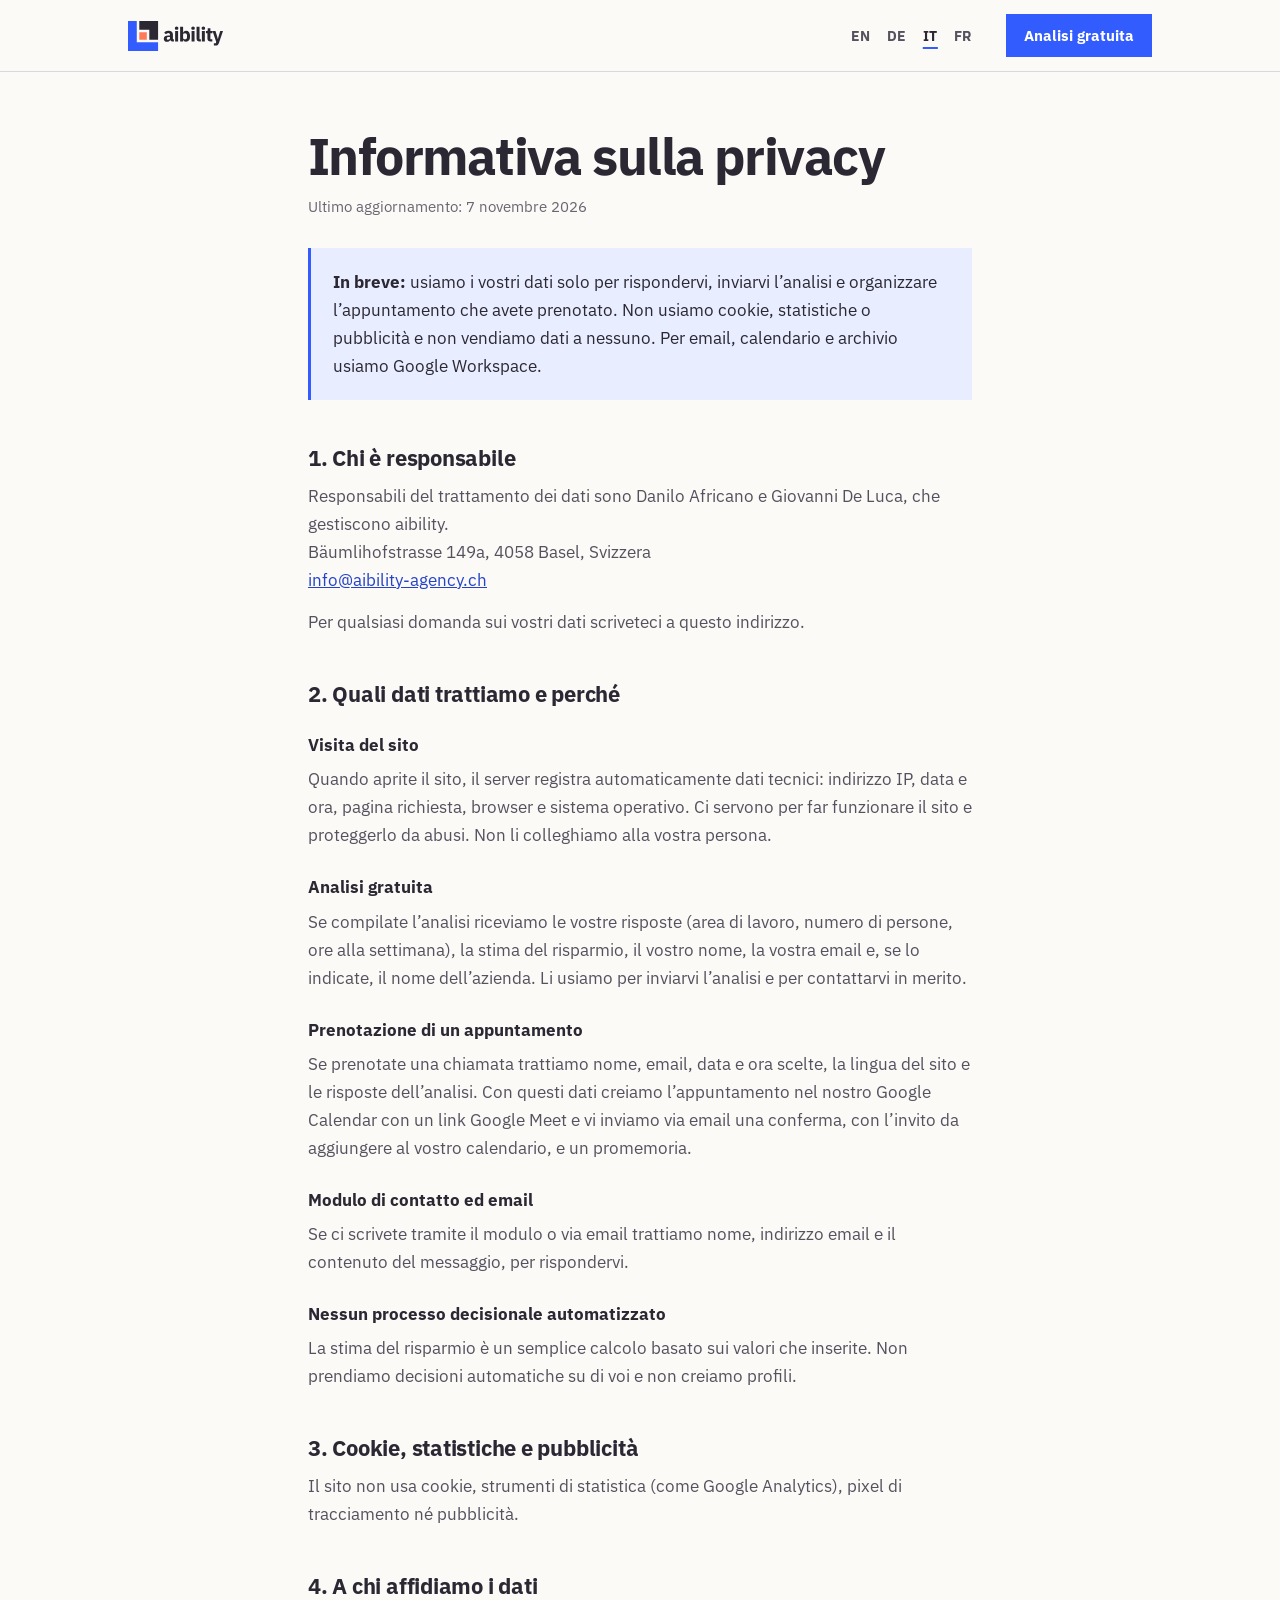
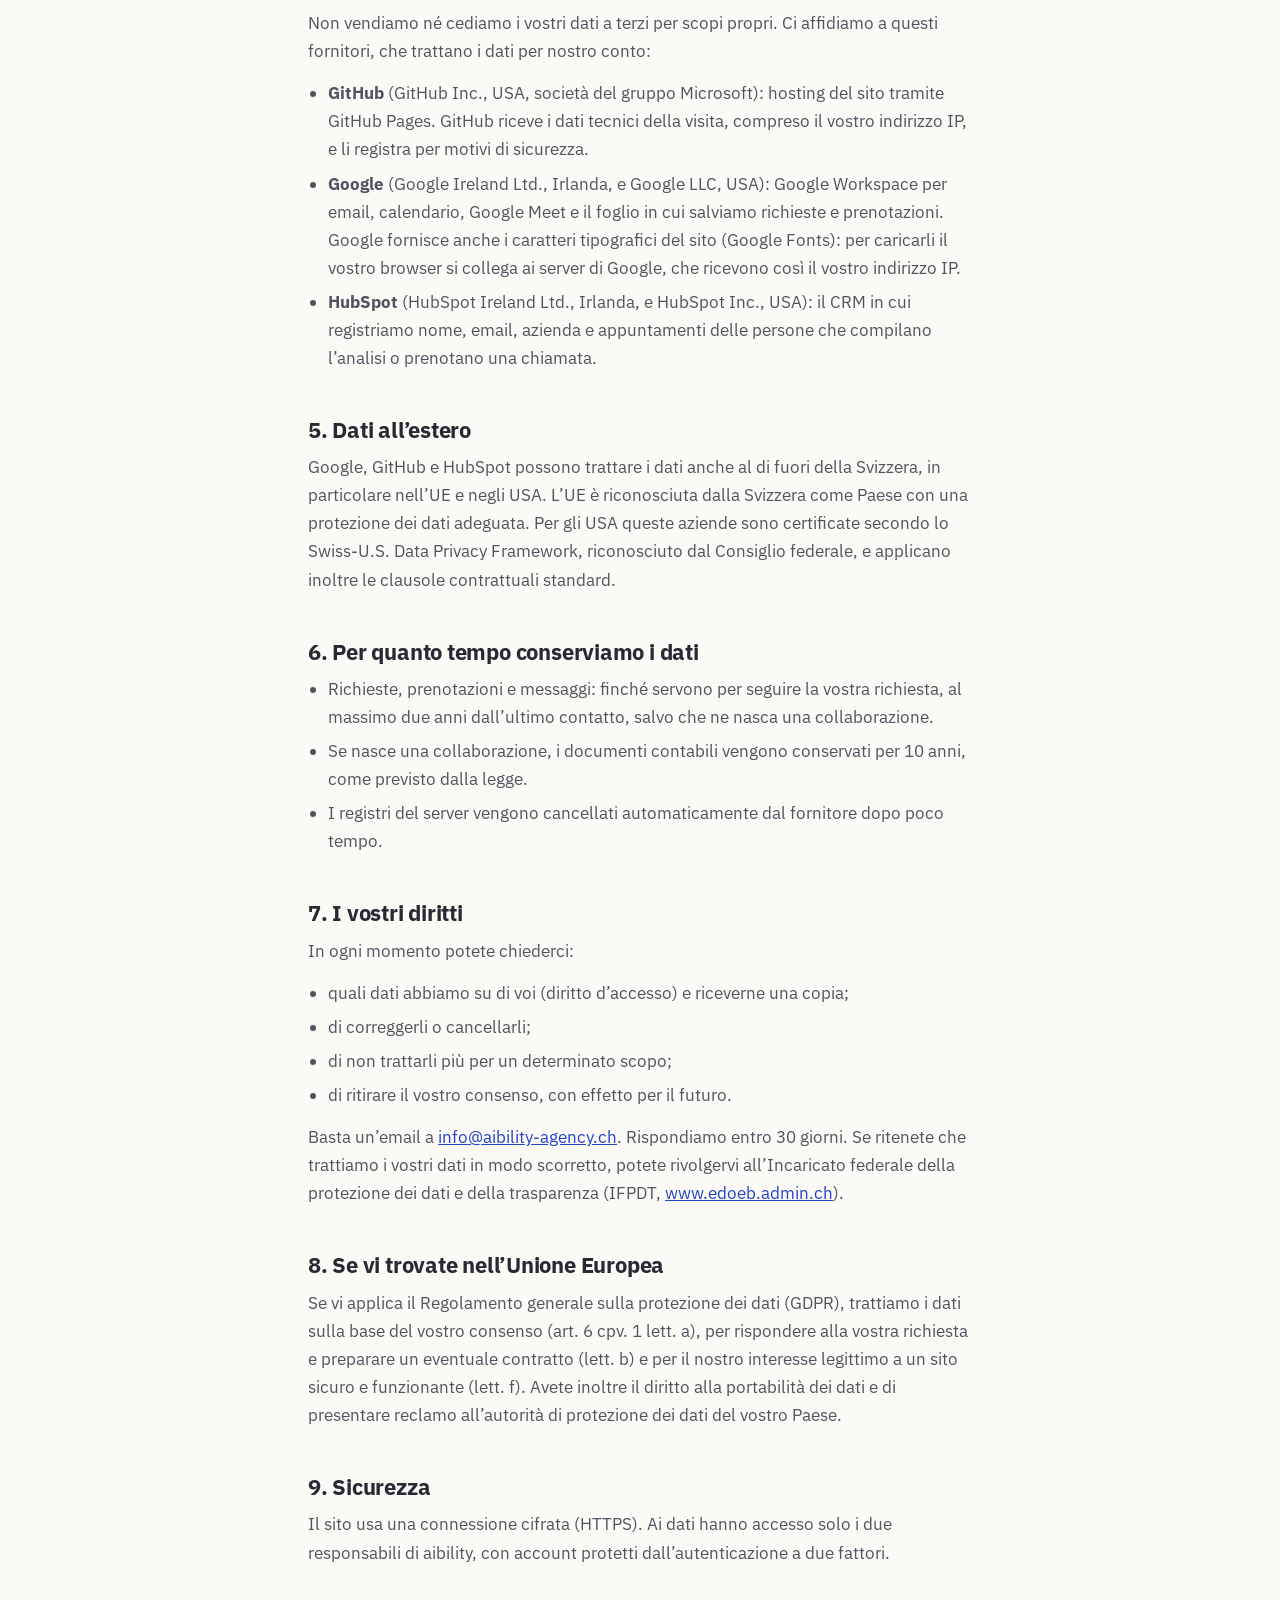
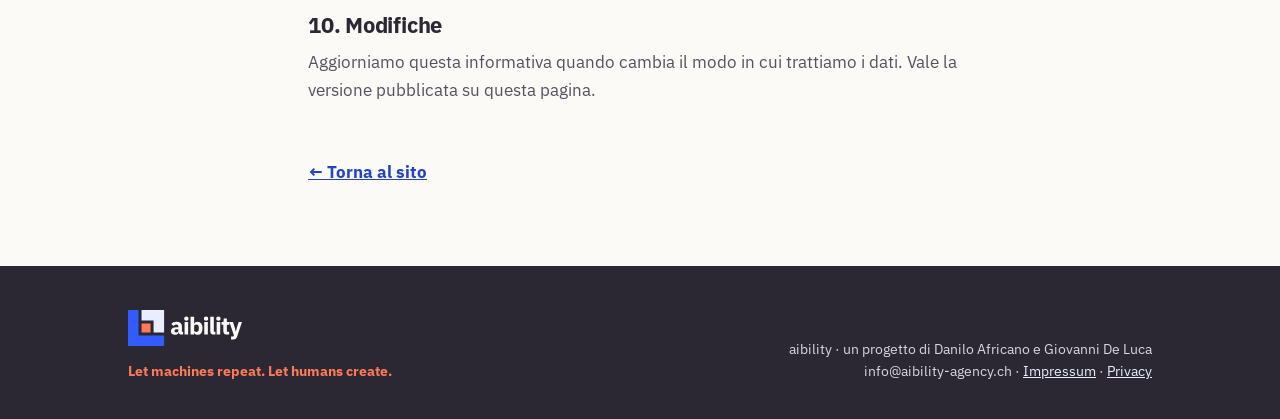
<file: privacy.html>
<!doctype html>
<html lang="it">
<head>
<meta charset="utf-8">
<meta name="viewport" content="width=device-width, initial-scale=1">
<script src="lang.js"></script>
<title>Informativa sulla privacy · aibility</title>
<meta name="description" content="Come aibility tratta i dati personali raccolti tramite il sito aibility-agency.ch.">
<link rel="alternate" hreflang="it" href="privacy.html">
<link rel="alternate" hreflang="en" href="en/privacy.html">
<link rel="alternate" hreflang="de" href="de/privacy.html">
<link rel="alternate" hreflang="fr" href="fr/privacy.html">
<link rel="icon" href="favicon.ico" sizes="16x16 32x32 48x48">
<link rel="icon" href="favicon.svg" type="image/svg+xml">
<link rel="icon" href="icon-192.png" type="image/png" sizes="192x192">
<link rel="icon" href="icon-512.png" type="image/png" sizes="512x512">
<link rel="apple-touch-icon" href="apple-touch-icon.png">
<link rel="preconnect" href="https://fonts.googleapis.com">
<link rel="preconnect" href="https://fonts.gstatic.com" crossorigin>
<link rel="stylesheet" href="https://fonts.googleapis.com/css2?family=IBM+Plex+Sans:wght@400;700&display=swap">
<link rel="stylesheet" href="styles.css">
</head>
<body>

<header class="hdr">
  <div class="wrap hdr-in">
    <a href="./?lang=it" class="logo" aria-label="aibility, pagina iniziale"><img src="assets/logo.svg" alt="aibility"></a>
    <div class="hdr-right">
      <nav aria-label="Lingua" class="lang">
        <a href="en/privacy.html" lang="en" hreflang="en">EN</a>
        <a href="de/privacy.html" lang="de" hreflang="de">DE</a>
        <a href="privacy.html" lang="it" hreflang="it" aria-current="true">IT</a>
        <a href="fr/privacy.html" lang="fr" hreflang="fr">FR</a>
      </nav>
      <a href="./#diagnosi" class="hdr-cta">Analisi gratuita</a>
    </div>
  </div>
</header>

<main class="wrap legal">
  <h1>Informativa sulla privacy</h1>
  <p class="legal-date">Ultimo aggiornamento: 7 novembre 2026</p>

  <div class="legal-sum">
    <p><strong>In breve:</strong> usiamo i vostri dati solo per rispondervi, inviarvi l’analisi e organizzare l’appuntamento che avete prenotato. Non usiamo cookie, statistiche o pubblicità e non vendiamo dati a nessuno. Per email, calendario e archivio usiamo Google Workspace.</p>
  </div>

  <h2>1. Chi è responsabile</h2>
  <p>Responsabili del trattamento dei dati sono Danilo Africano e Giovanni De Luca, che gestiscono aibility.<br>
  Bäumlihofstrasse 149a, 4058 Basel, Svizzera<br>
  <a href="mailto:info@aibility-agency.ch">info@aibility-agency.ch</a></p>
  <p>Per qualsiasi domanda sui vostri dati scriveteci a questo indirizzo.</p>

  <h2>2. Quali dati trattiamo e perché</h2>

  <h3>Visita del sito</h3>
  <p>Quando aprite il sito, il server registra automaticamente dati tecnici: indirizzo IP, data e ora, pagina richiesta, browser e sistema operativo. Ci servono per far funzionare il sito e proteggerlo da abusi. Non li colleghiamo alla vostra persona.</p>

  <h3>Analisi gratuita</h3>
  <p>Se compilate l’analisi riceviamo le vostre risposte (area di lavoro, numero di persone, ore alla settimana), la stima del risparmio, il vostro nome, la vostra email e, se lo indicate, il nome dell’azienda. Li usiamo per inviarvi l’analisi e per contattarvi in merito.</p>

  <h3>Prenotazione di un appuntamento</h3>
  <p>Se prenotate una chiamata trattiamo nome, email, data e ora scelte, la lingua del sito e le risposte dell’analisi. Con questi dati creiamo l’appuntamento nel nostro Google Calendar con un link Google Meet e vi inviamo via email una conferma, con l’invito da aggiungere al vostro calendario, e un promemoria.</p>

  <h3>Modulo di contatto ed email</h3>
  <p>Se ci scrivete tramite il modulo o via email trattiamo nome, indirizzo email e il contenuto del messaggio, per rispondervi.</p>

  <h3>Nessun processo decisionale automatizzato</h3>
  <p>La stima del risparmio è un semplice calcolo basato sui valori che inserite. Non prendiamo decisioni automatiche su di voi e non creiamo profili.</p>

  <h2>3. Cookie, statistiche e pubblicità</h2>
  <p>Il sito non usa cookie, strumenti di statistica (come Google Analytics), pixel di tracciamento né pubblicità.</p>

  <h2>4. A chi affidiamo i dati</h2>
  <p>Non vendiamo né cediamo i vostri dati a terzi per scopi propri. Ci affidiamo a questi fornitori, che trattano i dati per nostro conto:</p>
  <ul>
    <li><strong>GitHub</strong> (GitHub Inc., USA, società del gruppo Microsoft): hosting del sito tramite GitHub Pages. GitHub riceve i dati tecnici della visita, compreso il vostro indirizzo IP, e li registra per motivi di sicurezza.</li>
    <li><strong>Google</strong> (Google Ireland Ltd., Irlanda, e Google LLC, USA): Google Workspace per email, calendario, Google Meet e il foglio in cui salviamo richieste e prenotazioni. Google fornisce anche i caratteri tipografici del sito (Google Fonts): per caricarli il vostro browser si collega ai server di Google, che ricevono così il vostro indirizzo IP.</li>
    <li><strong>HubSpot</strong> (HubSpot Ireland Ltd., Irlanda, e HubSpot Inc., USA): il CRM in cui registriamo nome, email, azienda e appuntamenti delle persone che compilano l’analisi o prenotano una chiamata.</li>
  </ul>

  <h2>5. Dati all’estero</h2>
  <p>Google, GitHub e HubSpot possono trattare i dati anche al di fuori della Svizzera, in particolare nell’UE e negli USA. L’UE è riconosciuta dalla Svizzera come Paese con una protezione dei dati adeguata. Per gli USA queste aziende sono certificate secondo lo Swiss-U.S. Data Privacy Framework, riconosciuto dal Consiglio federale, e applicano inoltre le clausole contrattuali standard.</p>

  <h2>6. Per quanto tempo conserviamo i dati</h2>
  <ul>
    <li>Richieste, prenotazioni e messaggi: finché servono per seguire la vostra richiesta, al massimo due anni dall’ultimo contatto, salvo che ne nasca una collaborazione.</li>
    <li>Se nasce una collaborazione, i documenti contabili vengono conservati per 10 anni, come previsto dalla legge.</li>
    <li>I registri del server vengono cancellati automaticamente dal fornitore dopo poco tempo.</li>
  </ul>

  <h2>7. I vostri diritti</h2>
  <p>In ogni momento potete chiederci:</p>
  <ul>
    <li>quali dati abbiamo su di voi (diritto d’accesso) e riceverne una copia;</li>
    <li>di correggerli o cancellarli;</li>
    <li>di non trattarli più per un determinato scopo;</li>
    <li>di ritirare il vostro consenso, con effetto per il futuro.</li>
  </ul>
  <p>Basta un’email a <a href="mailto:info@aibility-agency.ch">info@aibility-agency.ch</a>. Rispondiamo entro 30 giorni. Se ritenete che trattiamo i vostri dati in modo scorretto, potete rivolgervi all’Incaricato federale della protezione dei dati e della trasparenza (IFPDT, <a href="https://www.edoeb.admin.ch" rel="noopener">www.edoeb.admin.ch</a>).</p>

  <h2>8. Se vi trovate nell’Unione Europea</h2>
  <p>Se vi applica il Regolamento generale sulla protezione dei dati (GDPR), trattiamo i dati sulla base del vostro consenso (art. 6 cpv. 1 lett. a), per rispondere alla vostra richiesta e preparare un eventuale contratto (lett. b) e per il nostro interesse legittimo a un sito sicuro e funzionante (lett. f). Avete inoltre il diritto alla portabilità dei dati e di presentare reclamo all’autorità di protezione dei dati del vostro Paese.</p>

  <h2>9. Sicurezza</h2>
  <p>Il sito usa una connessione cifrata (HTTPS). Ai dati hanno accesso solo i due responsabili di aibility, con account protetti dall’autenticazione a due fattori.</p>

  <h2>10. Modifiche</h2>
  <p>Aggiorniamo questa informativa quando cambia il modo in cui trattiamo i dati. Vale la versione pubblicata su questa pagina.</p>

  <a href="./?lang=it" class="legal-back">← Torna al sito</a>
</main>

<footer class="ftr">
  <div class="wrap ftr-in">
    <div class="ftr-brand"><img src="assets/logo-light.svg" alt="aibility"><p class="motto">Let machines repeat. Let humans create.</p></div>
    <div class="ftr-meta"><p>aibility · un progetto di Danilo Africano e Giovanni De Luca</p><p>info@aibility-agency.ch · <a href="./#impressum">Impressum</a> · <a href="privacy.html" aria-current="page">Privacy</a></p></div>
  </div>
</footer>

</body>
</html>
</file>
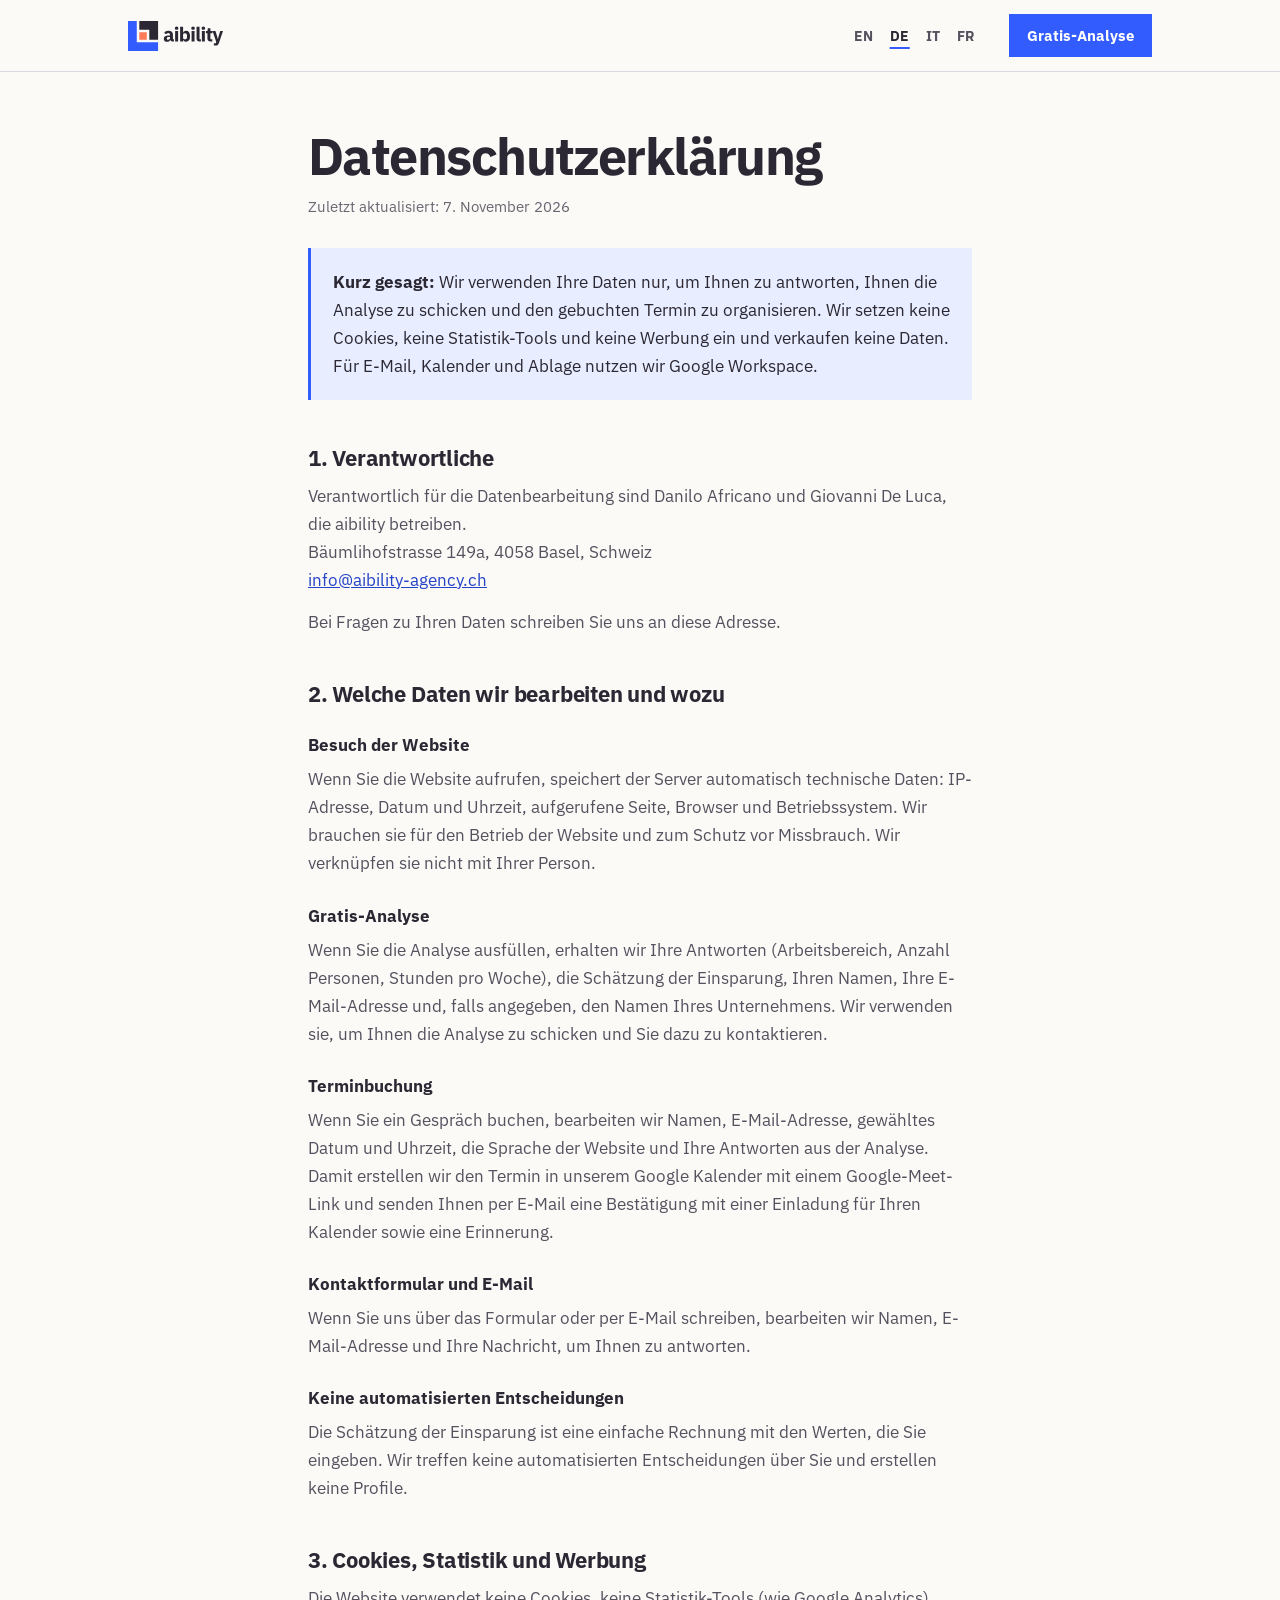
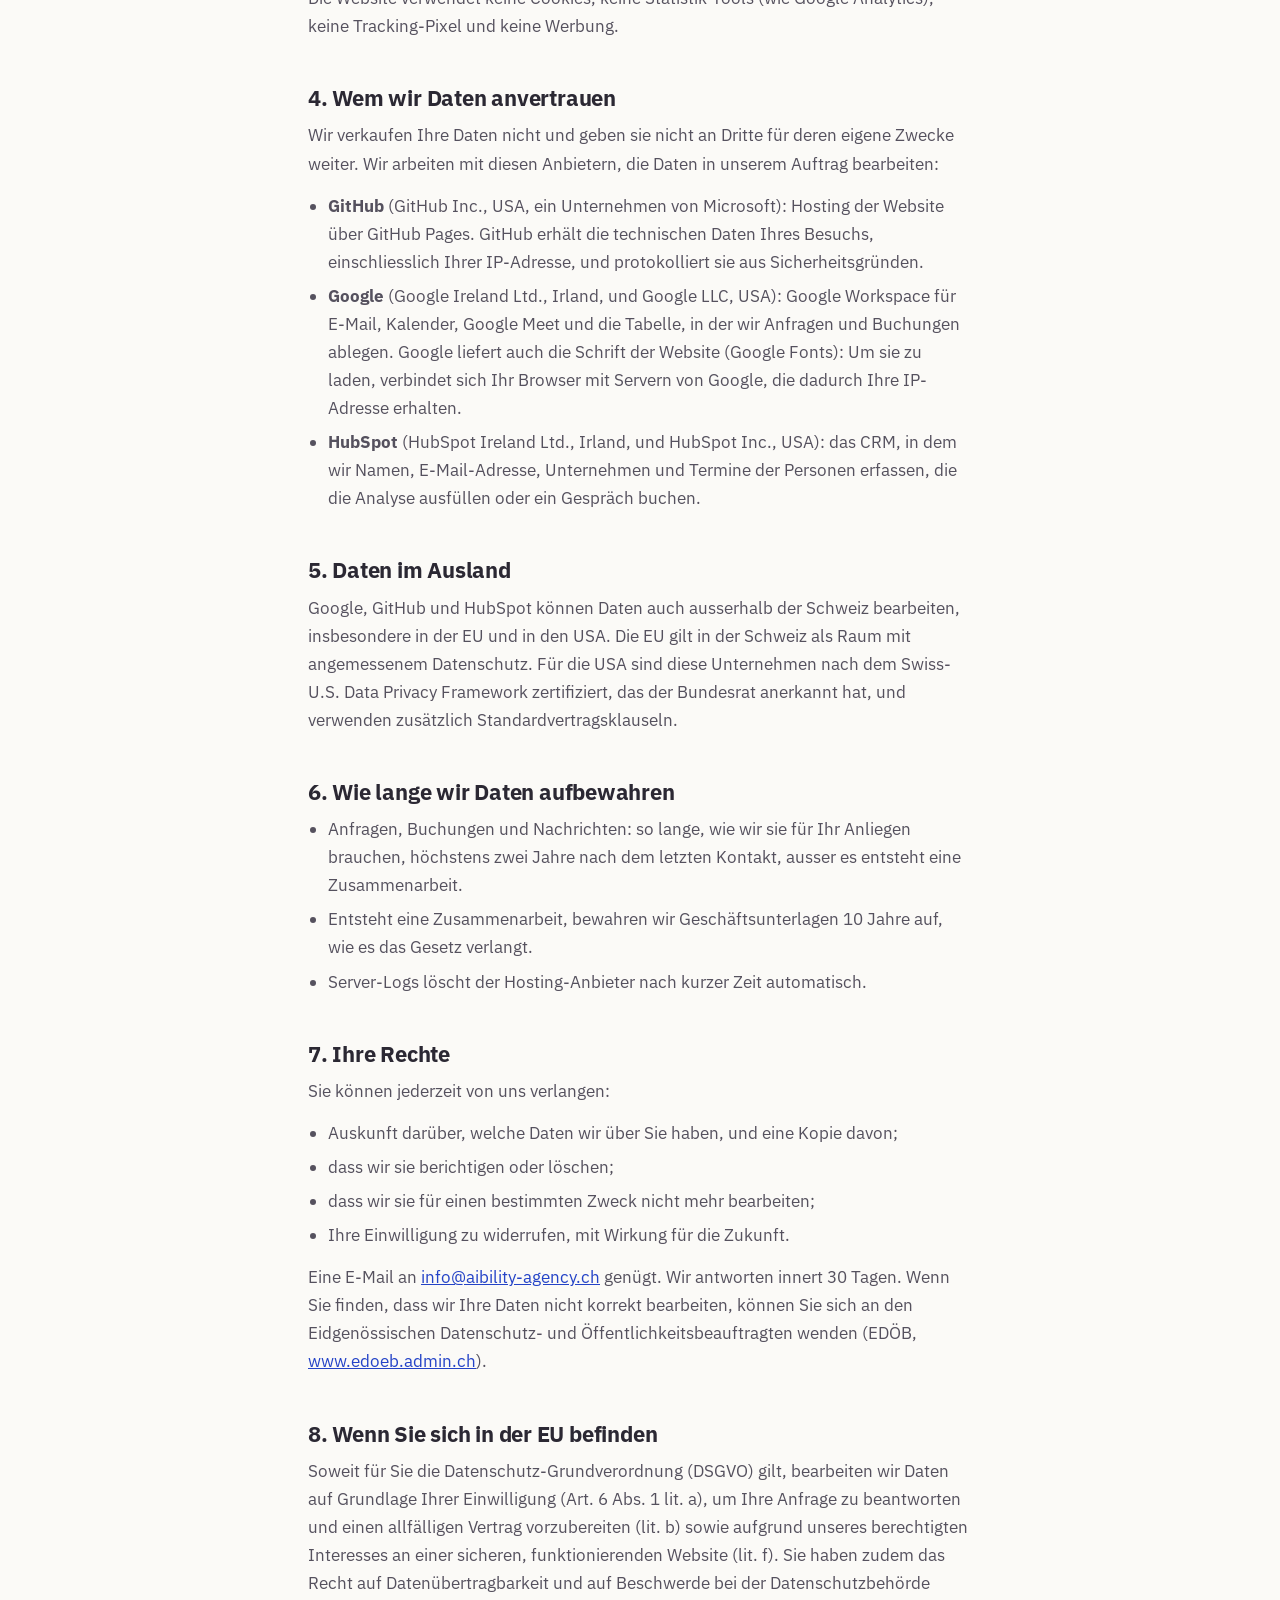
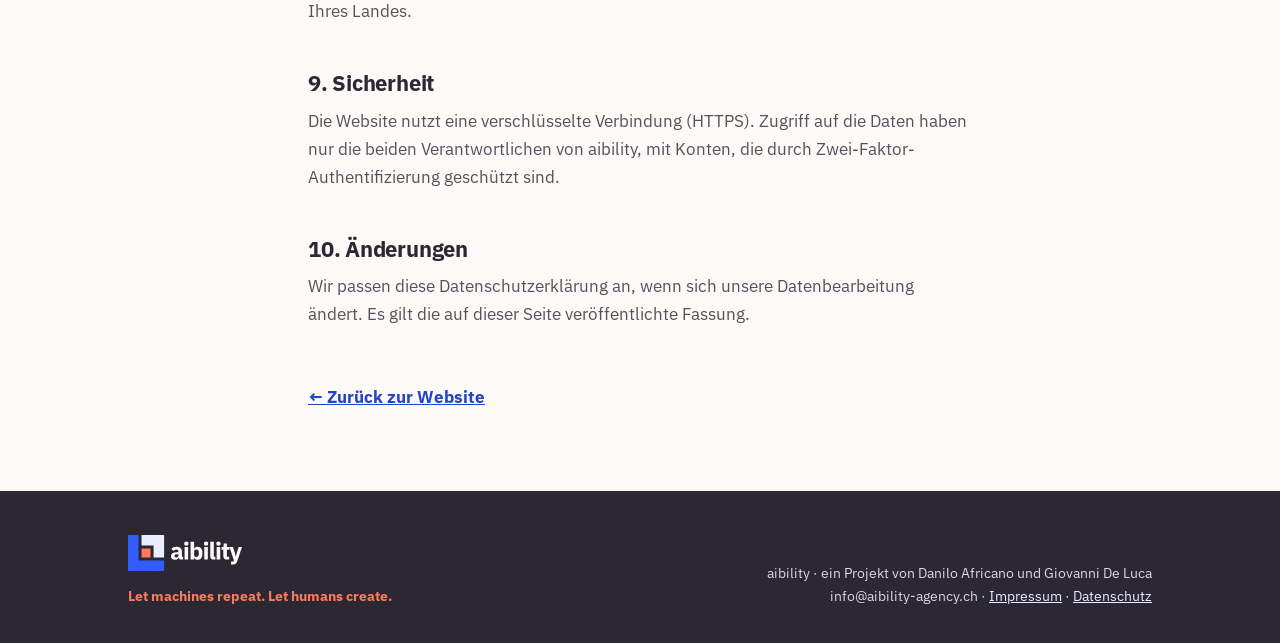
<file: de/privacy.html>
<!doctype html>
<html lang="de">
<head>
<meta charset="utf-8">
<meta name="viewport" content="width=device-width, initial-scale=1">
<script src="../lang.js"></script>
<title>Datenschutzerklärung · aibility</title>
<meta name="description" content="Wie aibility Personendaten bearbeitet, die über aibility-agency.ch erhoben werden.">
<link rel="alternate" hreflang="it" href="../privacy.html">
<link rel="alternate" hreflang="en" href="../en/privacy.html">
<link rel="alternate" hreflang="de" href="privacy.html">
<link rel="alternate" hreflang="fr" href="../fr/privacy.html">
<link rel="icon" href="../favicon.ico" sizes="16x16 32x32 48x48">
<link rel="icon" href="../favicon.svg" type="image/svg+xml">
<link rel="icon" href="../icon-192.png" type="image/png" sizes="192x192">
<link rel="icon" href="../icon-512.png" type="image/png" sizes="512x512">
<link rel="apple-touch-icon" href="../apple-touch-icon.png">
<link rel="preconnect" href="https://fonts.googleapis.com">
<link rel="preconnect" href="https://fonts.gstatic.com" crossorigin>
<link rel="stylesheet" href="https://fonts.googleapis.com/css2?family=IBM+Plex+Sans:wght@400;700&display=swap">
<link rel="stylesheet" href="../styles.css">
</head>
<body>

<header class="hdr">
  <div class="wrap hdr-in">
    <a href="./" class="logo" aria-label="aibility, Startseite"><img src="../assets/logo.svg" alt="aibility"></a>
    <div class="hdr-right">
      <nav aria-label="Sprache" class="lang">
        <a href="../en/privacy.html" lang="en" hreflang="en">EN</a>
        <a href="privacy.html" lang="de" hreflang="de" aria-current="true">DE</a>
        <a href="../privacy.html" lang="it" hreflang="it">IT</a>
        <a href="../fr/privacy.html" lang="fr" hreflang="fr">FR</a>
      </nav>
      <a href="./#diagnosi" class="hdr-cta">Gratis-Analyse</a>
    </div>
  </div>
</header>

<main class="wrap legal">
  <h1>Datenschutzerklärung</h1>
  <p class="legal-date">Zuletzt aktualisiert: 7. November 2026</p>

  <div class="legal-sum">
    <p><strong>Kurz gesagt:</strong> Wir verwenden Ihre Daten nur, um Ihnen zu antworten, Ihnen die Analyse zu schicken und den gebuchten Termin zu organisieren. Wir setzen keine Cookies, keine Statistik-Tools und keine Werbung ein und verkaufen keine Daten. Für E-Mail, Kalender und Ablage nutzen wir Google Workspace.</p>
  </div>

  <h2>1. Verantwortliche</h2>
  <p>Verantwortlich für die Datenbearbeitung sind Danilo Africano und Giovanni De Luca, die aibility betreiben.<br>
  Bäumlihofstrasse 149a, 4058 Basel, Schweiz<br>
  <a href="mailto:info@aibility-agency.ch">info@aibility-agency.ch</a></p>
  <p>Bei Fragen zu Ihren Daten schreiben Sie uns an diese Adresse.</p>

  <h2>2. Welche Daten wir bearbeiten und wozu</h2>

  <h3>Besuch der Website</h3>
  <p>Wenn Sie die Website aufrufen, speichert der Server automatisch technische Daten: IP-Adresse, Datum und Uhrzeit, aufgerufene Seite, Browser und Betriebssystem. Wir brauchen sie für den Betrieb der Website und zum Schutz vor Missbrauch. Wir verknüpfen sie nicht mit Ihrer Person.</p>

  <h3>Gratis-Analyse</h3>
  <p>Wenn Sie die Analyse ausfüllen, erhalten wir Ihre Antworten (Arbeitsbereich, Anzahl Personen, Stunden pro Woche), die Schätzung der Einsparung, Ihren Namen, Ihre E-Mail-Adresse und, falls angegeben, den Namen Ihres Unternehmens. Wir verwenden sie, um Ihnen die Analyse zu schicken und Sie dazu zu kontaktieren.</p>

  <h3>Terminbuchung</h3>
  <p>Wenn Sie ein Gespräch buchen, bearbeiten wir Namen, E-Mail-Adresse, gewähltes Datum und Uhrzeit, die Sprache der Website und Ihre Antworten aus der Analyse. Damit erstellen wir den Termin in unserem Google Kalender mit einem Google-Meet-Link und senden Ihnen per E-Mail eine Bestätigung mit einer Einladung für Ihren Kalender sowie eine Erinnerung.</p>

  <h3>Kontaktformular und E-Mail</h3>
  <p>Wenn Sie uns über das Formular oder per E-Mail schreiben, bearbeiten wir Namen, E-Mail-Adresse und Ihre Nachricht, um Ihnen zu antworten.</p>

  <h3>Keine automatisierten Entscheidungen</h3>
  <p>Die Schätzung der Einsparung ist eine einfache Rechnung mit den Werten, die Sie eingeben. Wir treffen keine automatisierten Entscheidungen über Sie und erstellen keine Profile.</p>

  <h2>3. Cookies, Statistik und Werbung</h2>
  <p>Die Website verwendet keine Cookies, keine Statistik-Tools (wie Google Analytics), keine Tracking-Pixel und keine Werbung.</p>

  <h2>4. Wem wir Daten anvertrauen</h2>
  <p>Wir verkaufen Ihre Daten nicht und geben sie nicht an Dritte für deren eigene Zwecke weiter. Wir arbeiten mit diesen Anbietern, die Daten in unserem Auftrag bearbeiten:</p>
  <ul>
    <li><strong>GitHub</strong> (GitHub Inc., USA, ein Unternehmen von Microsoft): Hosting der Website über GitHub Pages. GitHub erhält die technischen Daten Ihres Besuchs, einschliesslich Ihrer IP-Adresse, und protokolliert sie aus Sicherheitsgründen.</li>
    <li><strong>Google</strong> (Google Ireland Ltd., Irland, und Google LLC, USA): Google Workspace für E-Mail, Kalender, Google Meet und die Tabelle, in der wir Anfragen und Buchungen ablegen. Google liefert auch die Schrift der Website (Google Fonts): Um sie zu laden, verbindet sich Ihr Browser mit Servern von Google, die dadurch Ihre IP-Adresse erhalten.</li>
    <li><strong>HubSpot</strong> (HubSpot Ireland Ltd., Irland, und HubSpot Inc., USA): das CRM, in dem wir Namen, E-Mail-Adresse, Unternehmen und Termine der Personen erfassen, die die Analyse ausfüllen oder ein Gespräch buchen.</li>
  </ul>

  <h2>5. Daten im Ausland</h2>
  <p>Google, GitHub und HubSpot können Daten auch ausserhalb der Schweiz bearbeiten, insbesondere in der EU und in den USA. Die EU gilt in der Schweiz als Raum mit angemessenem Datenschutz. Für die USA sind diese Unternehmen nach dem Swiss-U.S. Data Privacy Framework zertifiziert, das der Bundesrat anerkannt hat, und verwenden zusätzlich Standardvertragsklauseln.</p>

  <h2>6. Wie lange wir Daten aufbewahren</h2>
  <ul>
    <li>Anfragen, Buchungen und Nachrichten: so lange, wie wir sie für Ihr Anliegen brauchen, höchstens zwei Jahre nach dem letzten Kontakt, ausser es entsteht eine Zusammenarbeit.</li>
    <li>Entsteht eine Zusammenarbeit, bewahren wir Geschäftsunterlagen 10 Jahre auf, wie es das Gesetz verlangt.</li>
    <li>Server-Logs löscht der Hosting-Anbieter nach kurzer Zeit automatisch.</li>
  </ul>

  <h2>7. Ihre Rechte</h2>
  <p>Sie können jederzeit von uns verlangen:</p>
  <ul>
    <li>Auskunft darüber, welche Daten wir über Sie haben, und eine Kopie davon;</li>
    <li>dass wir sie berichtigen oder löschen;</li>
    <li>dass wir sie für einen bestimmten Zweck nicht mehr bearbeiten;</li>
    <li>Ihre Einwilligung zu widerrufen, mit Wirkung für die Zukunft.</li>
  </ul>
  <p>Eine E-Mail an <a href="mailto:info@aibility-agency.ch">info@aibility-agency.ch</a> genügt. Wir antworten innert 30 Tagen. Wenn Sie finden, dass wir Ihre Daten nicht korrekt bearbeiten, können Sie sich an den Eidgenössischen Datenschutz- und Öffentlichkeitsbeauftragten wenden (EDÖB, <a href="https://www.edoeb.admin.ch" rel="noopener">www.edoeb.admin.ch</a>).</p>

  <h2>8. Wenn Sie sich in der EU befinden</h2>
  <p>Soweit für Sie die Datenschutz-Grundverordnung (DSGVO) gilt, bearbeiten wir Daten auf Grundlage Ihrer Einwilligung (Art. 6 Abs. 1 lit. a), um Ihre Anfrage zu beantworten und einen allfälligen Vertrag vorzubereiten (lit. b) sowie aufgrund unseres berechtigten Interesses an einer sicheren, funktionierenden Website (lit. f). Sie haben zudem das Recht auf Datenübertragbarkeit und auf Beschwerde bei der Datenschutzbehörde Ihres Landes.</p>

  <h2>9. Sicherheit</h2>
  <p>Die Website nutzt eine verschlüsselte Verbindung (HTTPS). Zugriff auf die Daten haben nur die beiden Verantwortlichen von aibility, mit Konten, die durch Zwei-Faktor-Authentifizierung geschützt sind.</p>

  <h2>10. Änderungen</h2>
  <p>Wir passen diese Datenschutzerklärung an, wenn sich unsere Datenbearbeitung ändert. Es gilt die auf dieser Seite veröffentlichte Fassung.</p>

  <a href="./" class="legal-back">← Zurück zur Website</a>
</main>

<footer class="ftr">
  <div class="wrap ftr-in">
    <div class="ftr-brand"><img src="../assets/logo-light.svg" alt="aibility"><p class="motto">Let machines repeat. Let humans create.</p></div>
    <div class="ftr-meta"><p>aibility · ein Projekt von Danilo Africano und Giovanni De Luca</p><p>info@aibility-agency.ch · <a href="./#impressum">Impressum</a> · <a href="privacy.html" aria-current="page">Datenschutz</a></p></div>
  </div>
</footer>

</body>
</html>
</file>
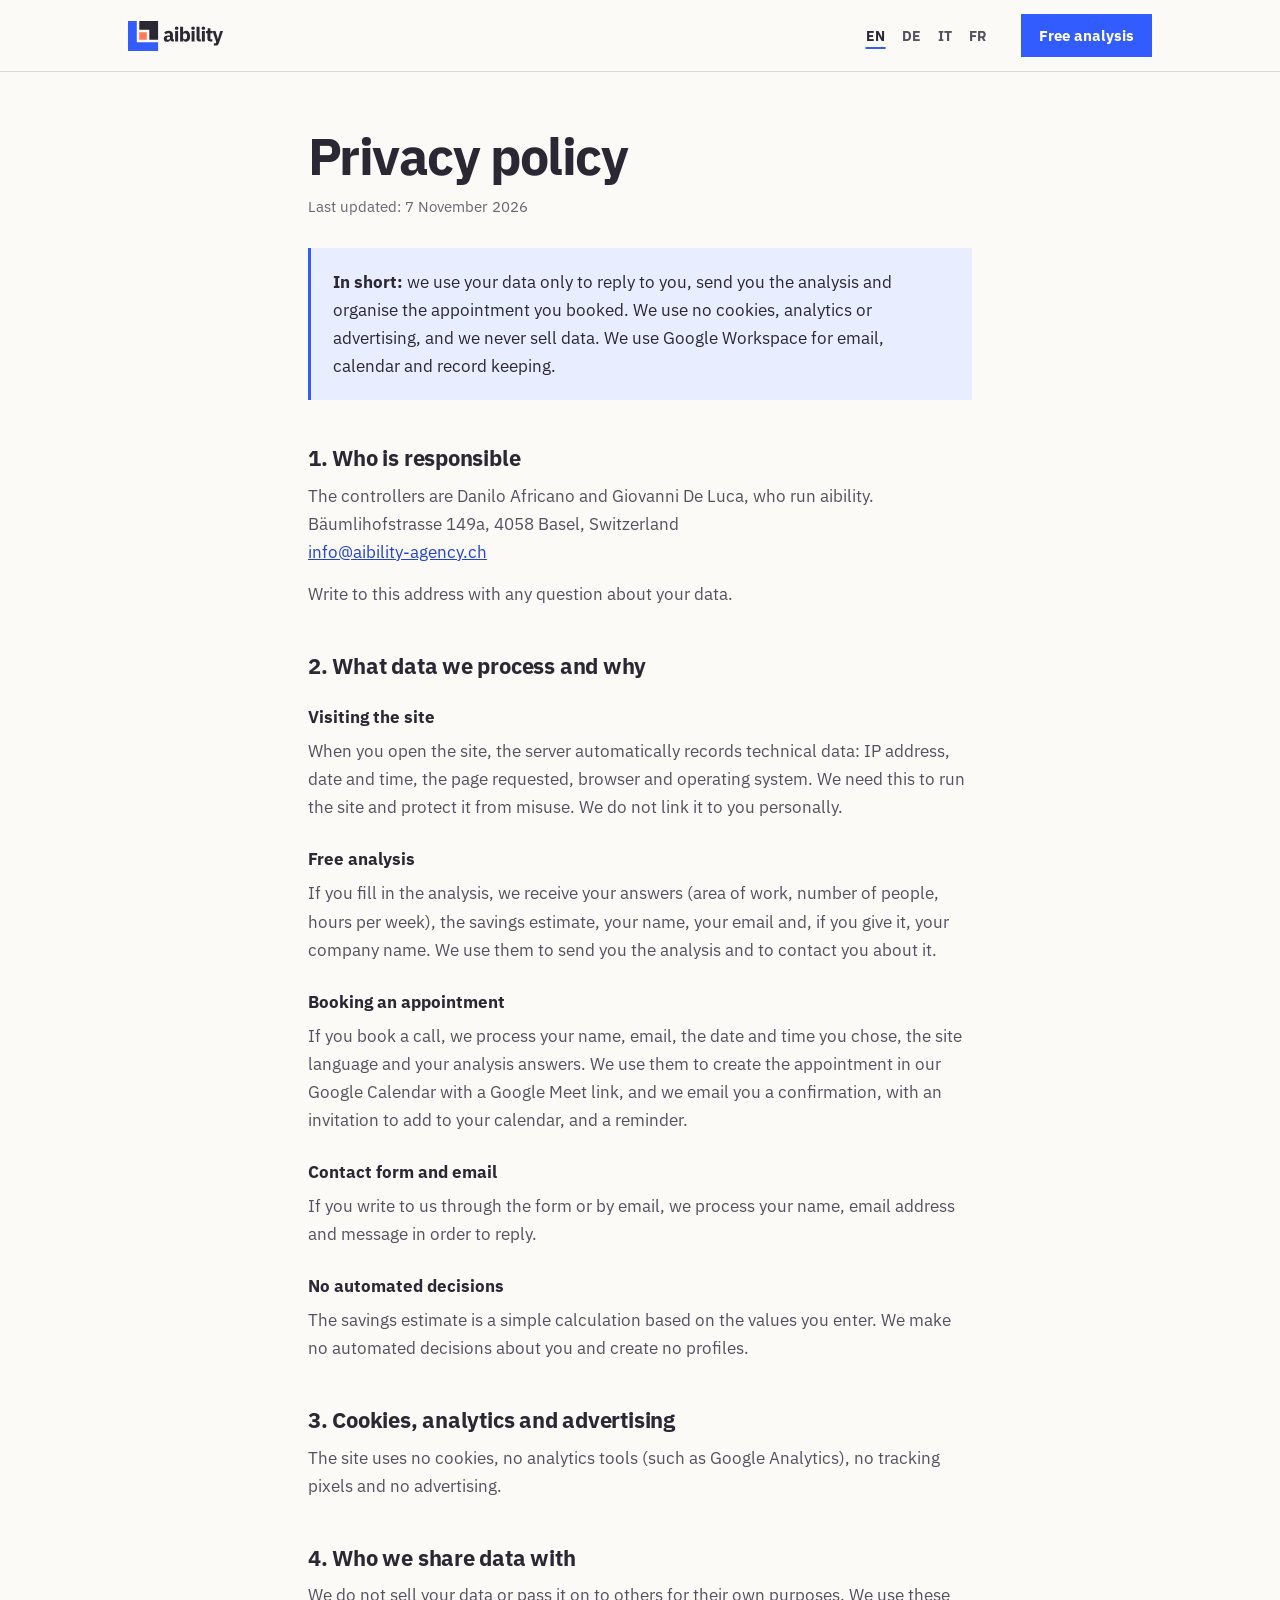
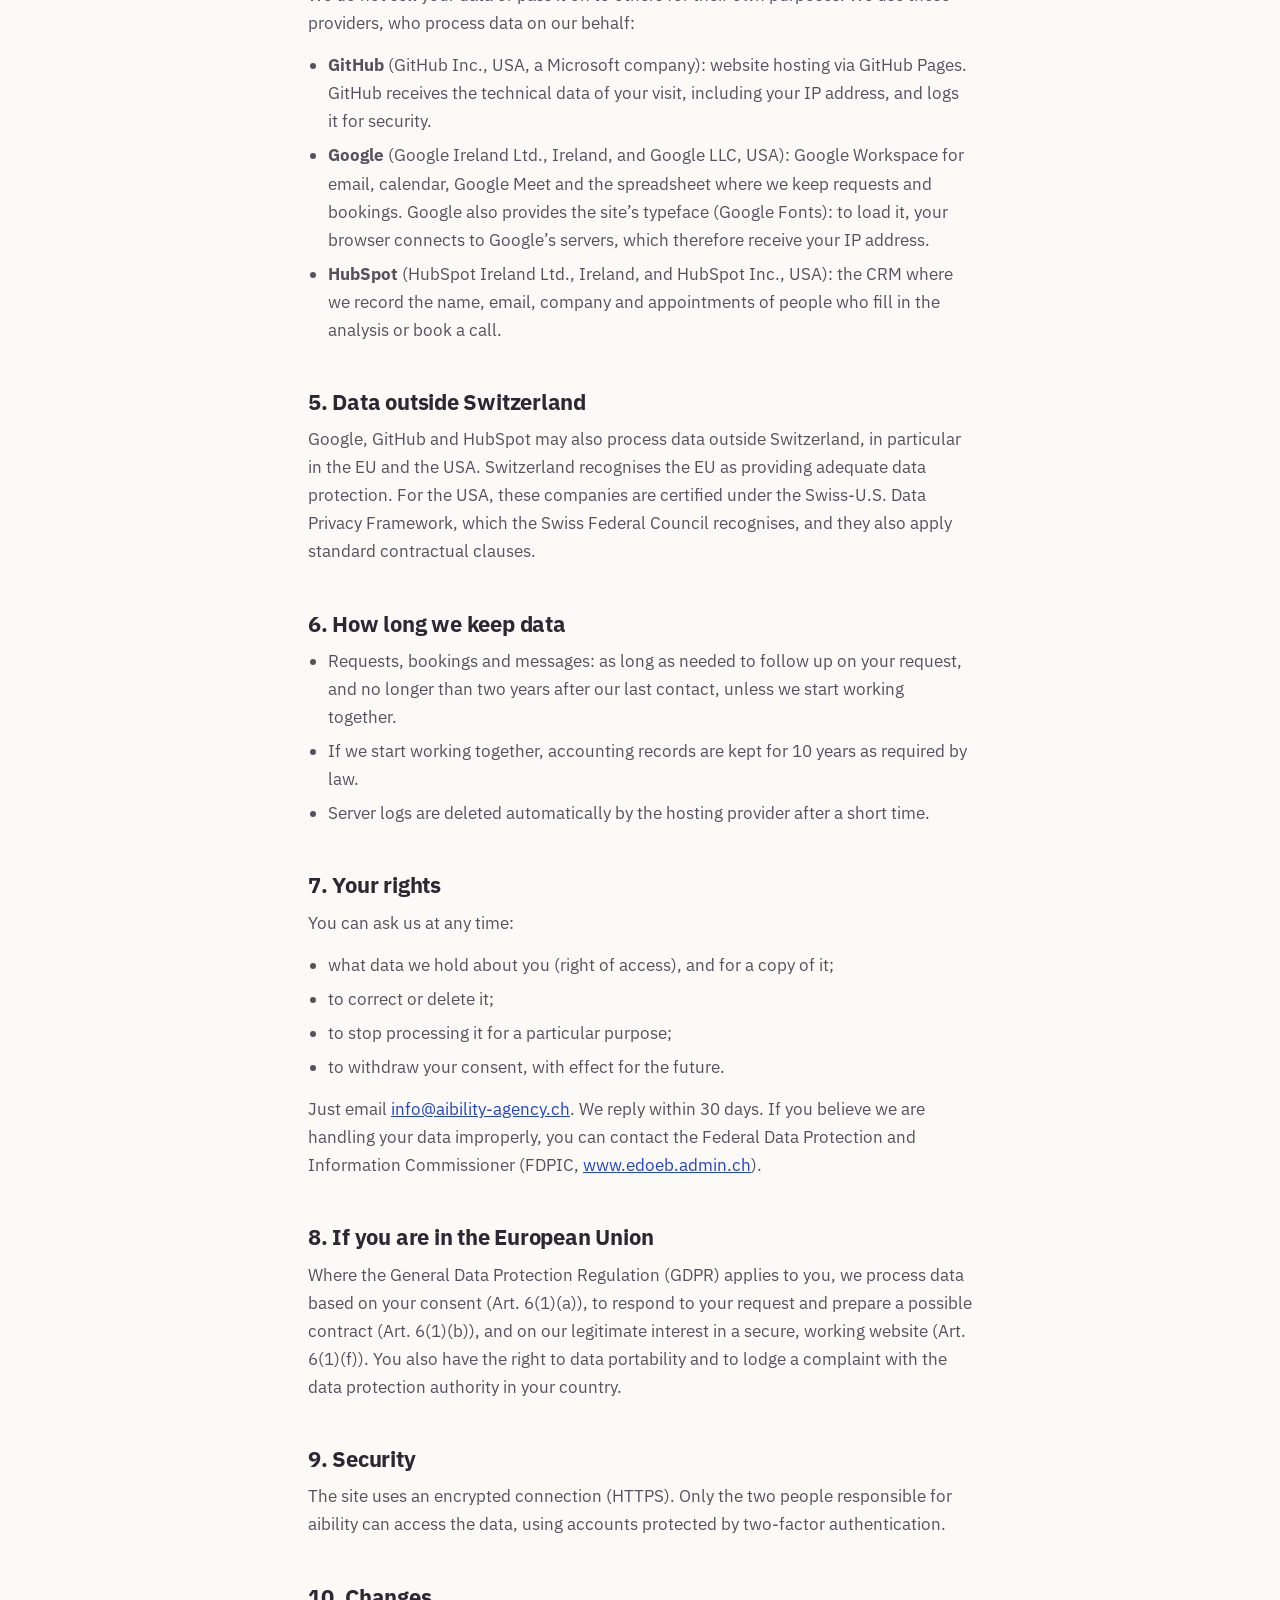
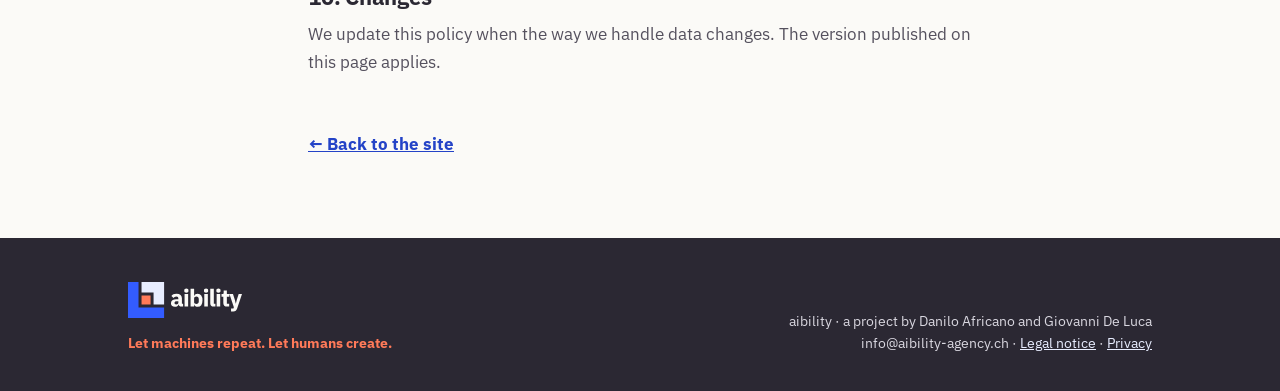
<file: en/privacy.html>
<!doctype html>
<html lang="en">
<head>
<meta charset="utf-8">
<meta name="viewport" content="width=device-width, initial-scale=1">
<script src="../lang.js"></script>
<title>Privacy policy · aibility</title>
<meta name="description" content="How aibility handles personal data collected through aibility-agency.ch.">
<link rel="alternate" hreflang="it" href="../privacy.html">
<link rel="alternate" hreflang="en" href="privacy.html">
<link rel="alternate" hreflang="de" href="../de/privacy.html">
<link rel="alternate" hreflang="fr" href="../fr/privacy.html">
<link rel="icon" href="../favicon.ico" sizes="16x16 32x32 48x48">
<link rel="icon" href="../favicon.svg" type="image/svg+xml">
<link rel="icon" href="../icon-192.png" type="image/png" sizes="192x192">
<link rel="icon" href="../icon-512.png" type="image/png" sizes="512x512">
<link rel="apple-touch-icon" href="../apple-touch-icon.png">
<link rel="preconnect" href="https://fonts.googleapis.com">
<link rel="preconnect" href="https://fonts.gstatic.com" crossorigin>
<link rel="stylesheet" href="https://fonts.googleapis.com/css2?family=IBM+Plex+Sans:wght@400;700&display=swap">
<link rel="stylesheet" href="../styles.css">
</head>
<body>

<header class="hdr">
  <div class="wrap hdr-in">
    <a href="./" class="logo" aria-label="aibility, home page"><img src="../assets/logo.svg" alt="aibility"></a>
    <div class="hdr-right">
      <nav aria-label="Language" class="lang">
        <a href="privacy.html" lang="en" hreflang="en" aria-current="true">EN</a>
        <a href="../de/privacy.html" lang="de" hreflang="de">DE</a>
        <a href="../privacy.html" lang="it" hreflang="it">IT</a>
        <a href="../fr/privacy.html" lang="fr" hreflang="fr">FR</a>
      </nav>
      <a href="./#diagnosi" class="hdr-cta">Free analysis</a>
    </div>
  </div>
</header>

<main class="wrap legal">
  <h1>Privacy policy</h1>
  <p class="legal-date">Last updated: 7 November 2026</p>

  <div class="legal-sum">
    <p><strong>In short:</strong> we use your data only to reply to you, send you the analysis and organise the appointment you booked. We use no cookies, analytics or advertising, and we never sell data. We use Google Workspace for email, calendar and record keeping.</p>
  </div>

  <h2>1. Who is responsible</h2>
  <p>The controllers are Danilo Africano and Giovanni De Luca, who run aibility.<br>
  Bäumlihofstrasse 149a, 4058 Basel, Switzerland<br>
  <a href="mailto:info@aibility-agency.ch">info@aibility-agency.ch</a></p>
  <p>Write to this address with any question about your data.</p>

  <h2>2. What data we process and why</h2>

  <h3>Visiting the site</h3>
  <p>When you open the site, the server automatically records technical data: IP address, date and time, the page requested, browser and operating system. We need this to run the site and protect it from misuse. We do not link it to you personally.</p>

  <h3>Free analysis</h3>
  <p>If you fill in the analysis, we receive your answers (area of work, number of people, hours per week), the savings estimate, your name, your email and, if you give it, your company name. We use them to send you the analysis and to contact you about it.</p>

  <h3>Booking an appointment</h3>
  <p>If you book a call, we process your name, email, the date and time you chose, the site language and your analysis answers. We use them to create the appointment in our Google Calendar with a Google Meet link, and we email you a confirmation, with an invitation to add to your calendar, and a reminder.</p>

  <h3>Contact form and email</h3>
  <p>If you write to us through the form or by email, we process your name, email address and message in order to reply.</p>

  <h3>No automated decisions</h3>
  <p>The savings estimate is a simple calculation based on the values you enter. We make no automated decisions about you and create no profiles.</p>

  <h2>3. Cookies, analytics and advertising</h2>
  <p>The site uses no cookies, no analytics tools (such as Google Analytics), no tracking pixels and no advertising.</p>

  <h2>4. Who we share data with</h2>
  <p>We do not sell your data or pass it on to others for their own purposes. We use these providers, who process data on our behalf:</p>
  <ul>
    <li><strong>GitHub</strong> (GitHub Inc., USA, a Microsoft company): website hosting via GitHub Pages. GitHub receives the technical data of your visit, including your IP address, and logs it for security.</li>
    <li><strong>Google</strong> (Google Ireland Ltd., Ireland, and Google LLC, USA): Google Workspace for email, calendar, Google Meet and the spreadsheet where we keep requests and bookings. Google also provides the site’s typeface (Google Fonts): to load it, your browser connects to Google’s servers, which therefore receive your IP address.</li>
    <li><strong>HubSpot</strong> (HubSpot Ireland Ltd., Ireland, and HubSpot Inc., USA): the CRM where we record the name, email, company and appointments of people who fill in the analysis or book a call.</li>
  </ul>

  <h2>5. Data outside Switzerland</h2>
  <p>Google, GitHub and HubSpot may also process data outside Switzerland, in particular in the EU and the USA. Switzerland recognises the EU as providing adequate data protection. For the USA, these companies are certified under the Swiss-U.S. Data Privacy Framework, which the Swiss Federal Council recognises, and they also apply standard contractual clauses.</p>

  <h2>6. How long we keep data</h2>
  <ul>
    <li>Requests, bookings and messages: as long as needed to follow up on your request, and no longer than two years after our last contact, unless we start working together.</li>
    <li>If we start working together, accounting records are kept for 10 years as required by law.</li>
    <li>Server logs are deleted automatically by the hosting provider after a short time.</li>
  </ul>

  <h2>7. Your rights</h2>
  <p>You can ask us at any time:</p>
  <ul>
    <li>what data we hold about you (right of access), and for a copy of it;</li>
    <li>to correct or delete it;</li>
    <li>to stop processing it for a particular purpose;</li>
    <li>to withdraw your consent, with effect for the future.</li>
  </ul>
  <p>Just email <a href="mailto:info@aibility-agency.ch">info@aibility-agency.ch</a>. We reply within 30 days. If you believe we are handling your data improperly, you can contact the Federal Data Protection and Information Commissioner (FDPIC, <a href="https://www.edoeb.admin.ch" rel="noopener">www.edoeb.admin.ch</a>).</p>

  <h2>8. If you are in the European Union</h2>
  <p>Where the General Data Protection Regulation (GDPR) applies to you, we process data based on your consent (Art. 6(1)(a)), to respond to your request and prepare a possible contract (Art. 6(1)(b)), and on our legitimate interest in a secure, working website (Art. 6(1)(f)). You also have the right to data portability and to lodge a complaint with the data protection authority in your country.</p>

  <h2>9. Security</h2>
  <p>The site uses an encrypted connection (HTTPS). Only the two people responsible for aibility can access the data, using accounts protected by two-factor authentication.</p>

  <h2>10. Changes</h2>
  <p>We update this policy when the way we handle data changes. The version published on this page applies.</p>

  <a href="./" class="legal-back">← Back to the site</a>
</main>

<footer class="ftr">
  <div class="wrap ftr-in">
    <div class="ftr-brand"><img src="../assets/logo-light.svg" alt="aibility"><p class="motto">Let machines repeat. Let humans create.</p></div>
    <div class="ftr-meta"><p>aibility · a project by Danilo Africano and Giovanni De Luca</p><p>info@aibility-agency.ch · <a href="./#impressum">Legal notice</a> · <a href="privacy.html" aria-current="page">Privacy</a></p></div>
  </div>
</footer>

</body>
</html>
</file>
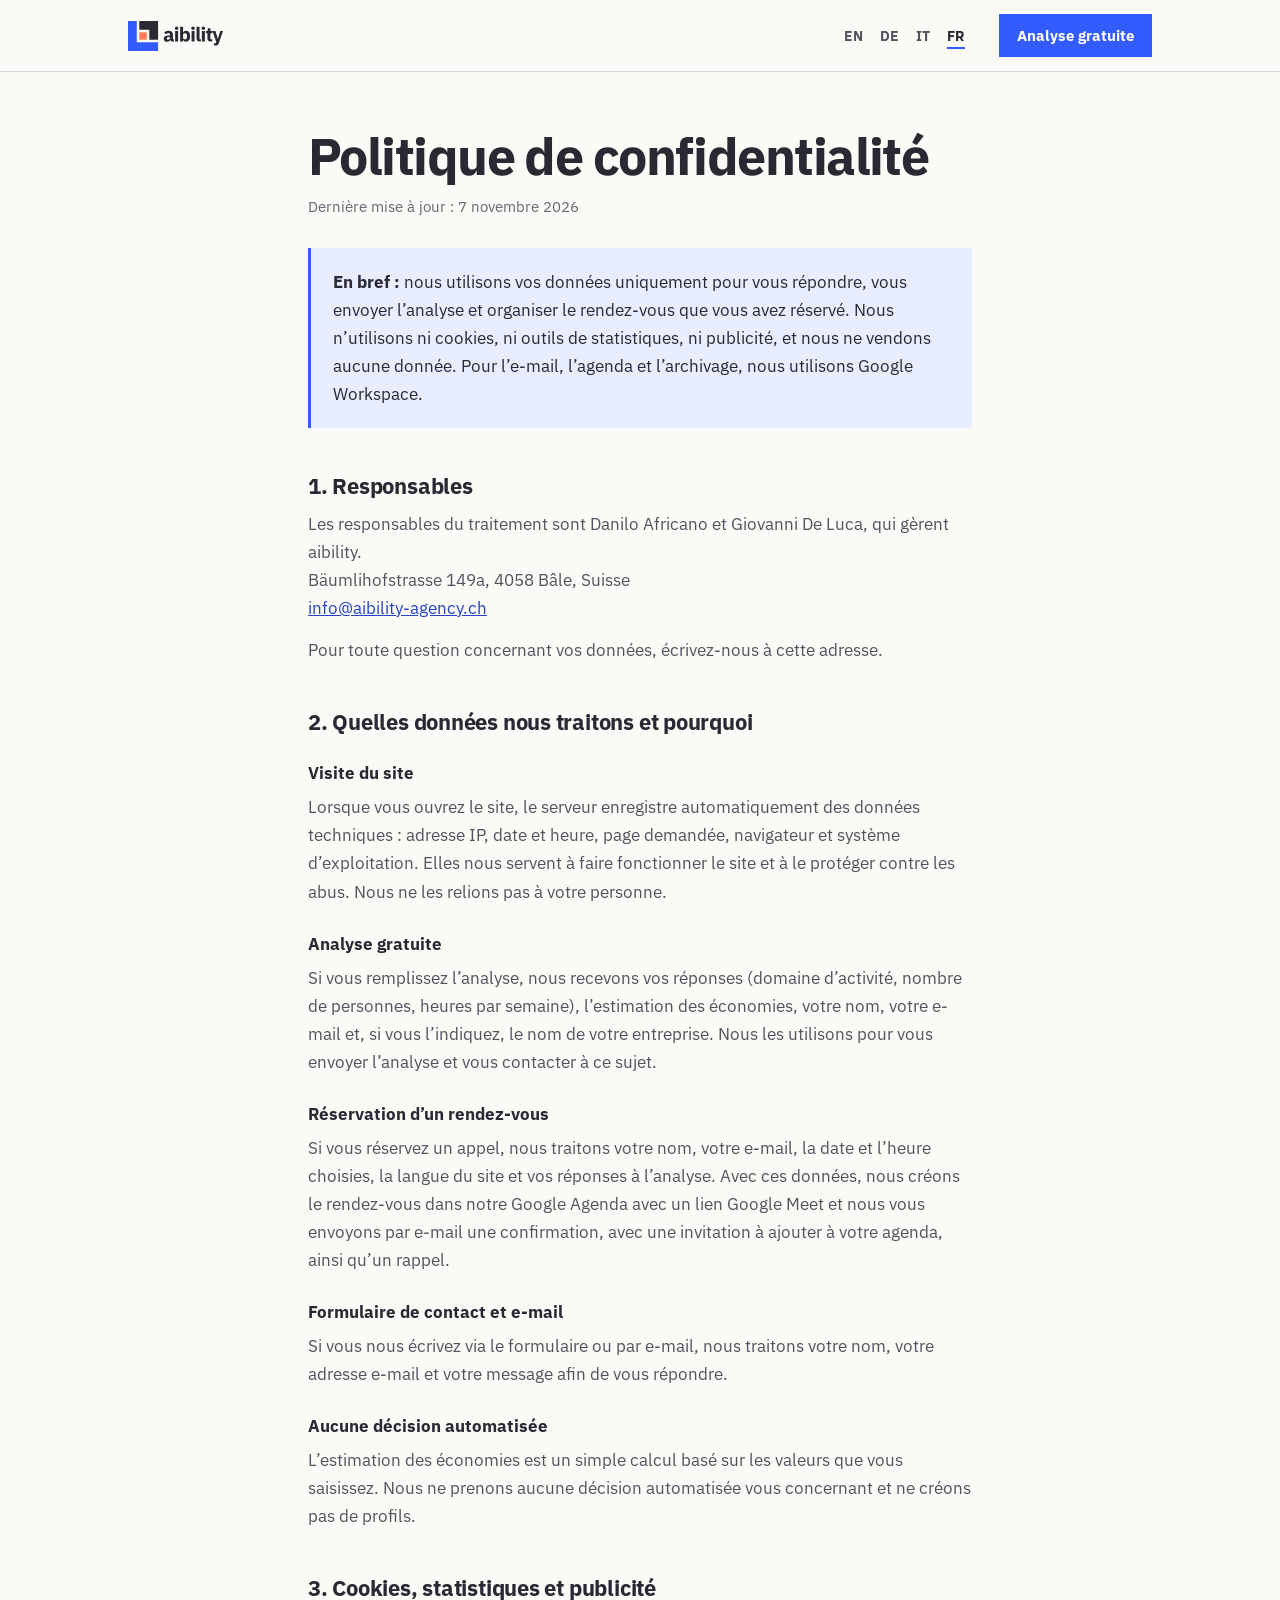
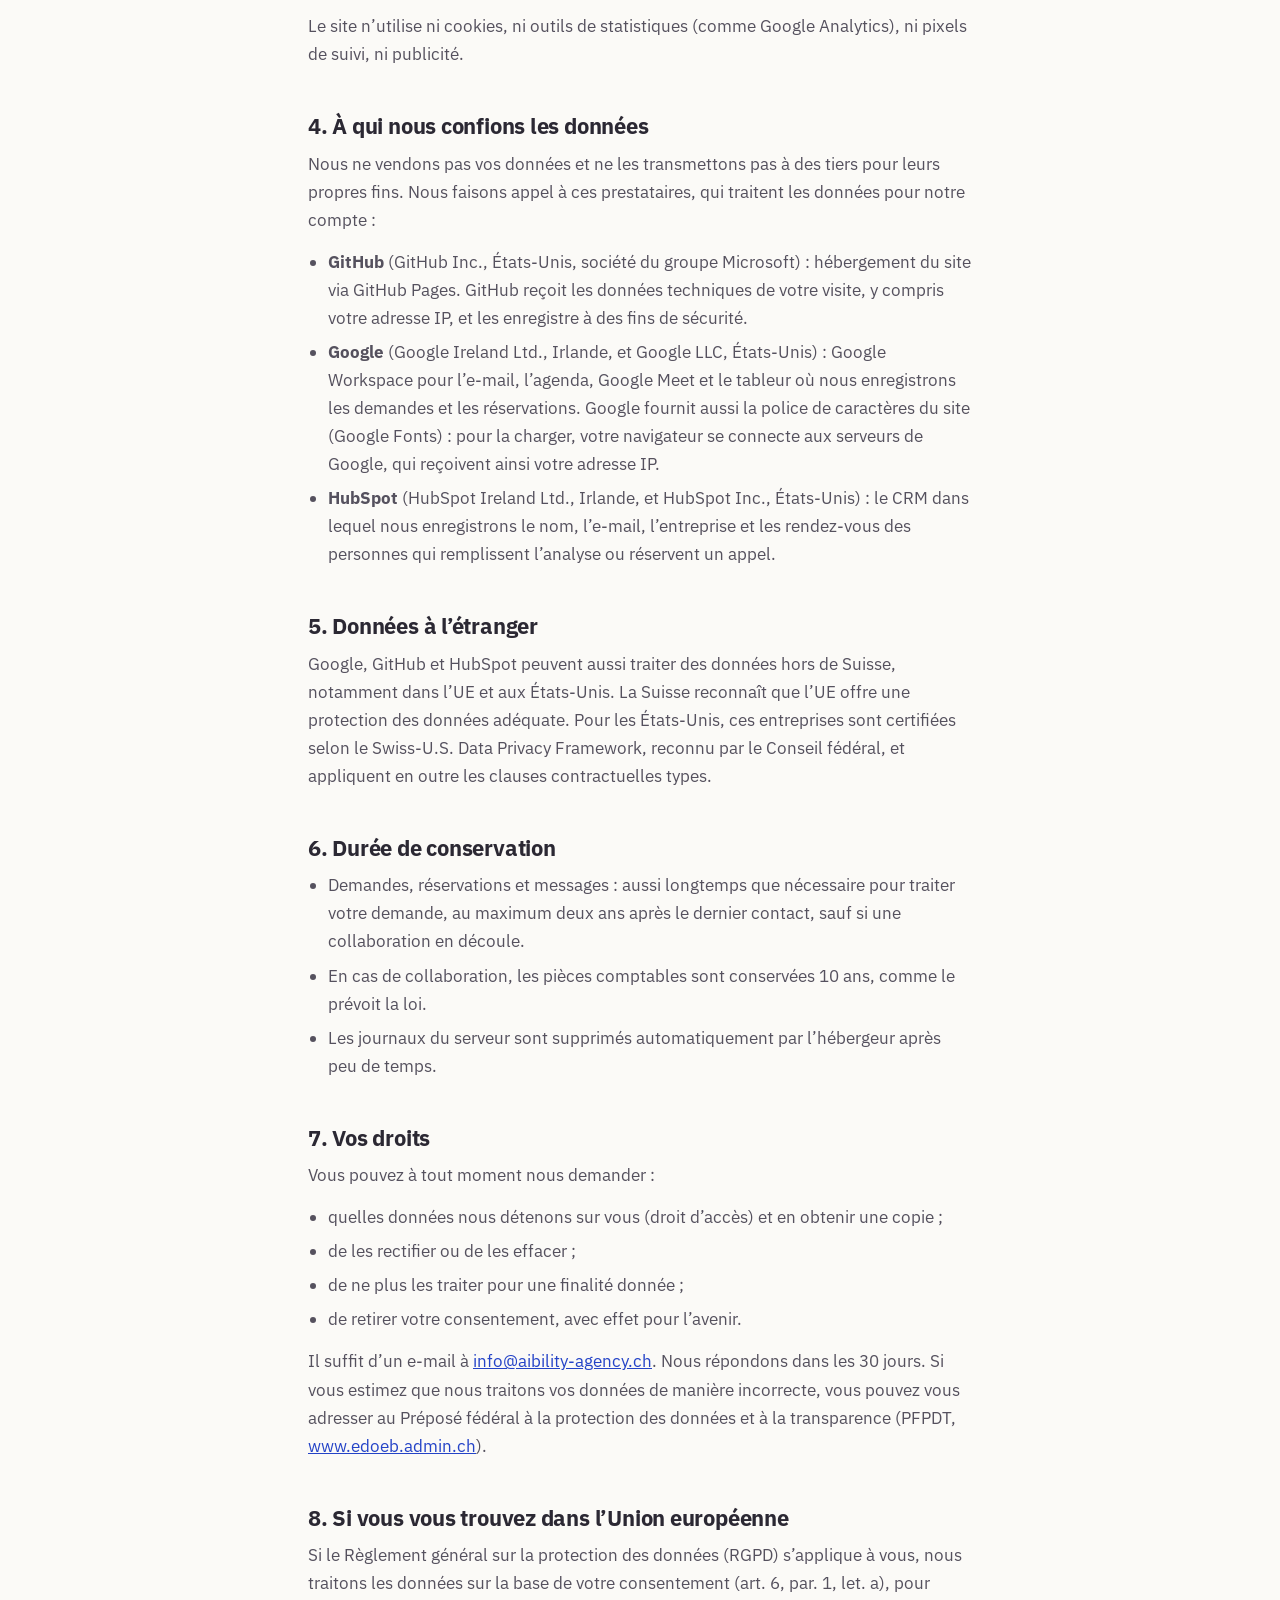
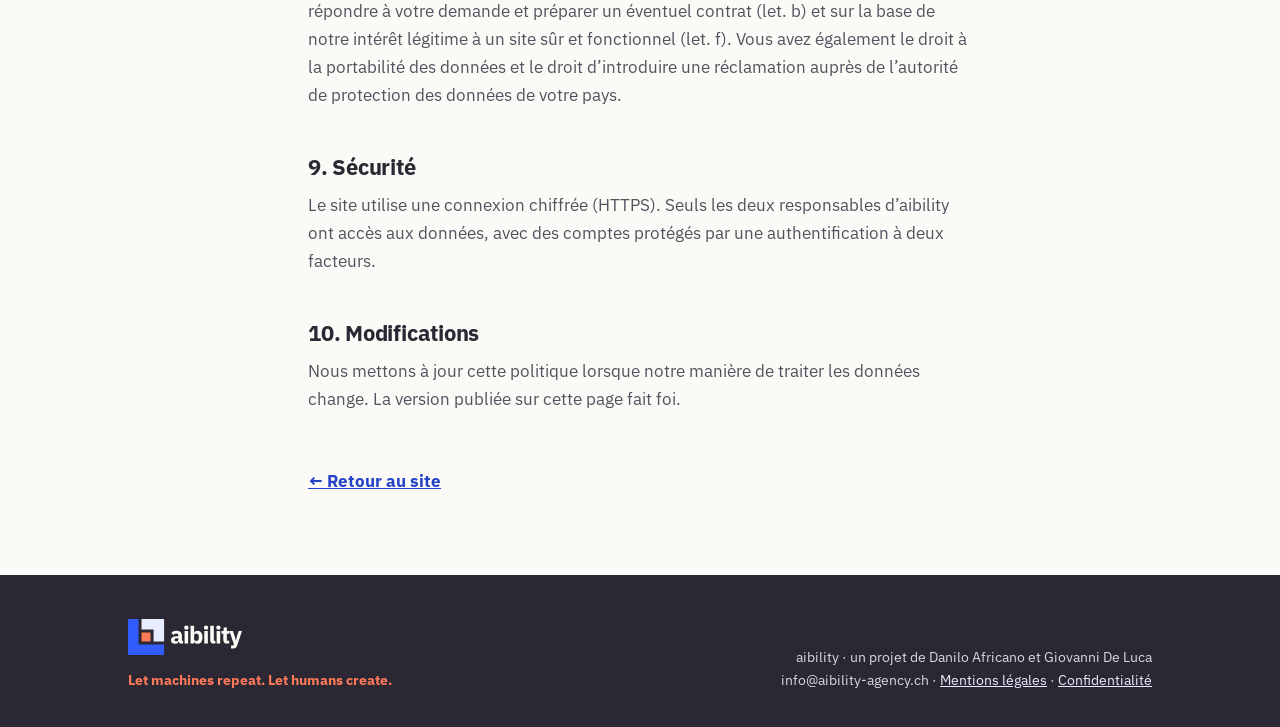
<file: fr/privacy.html>
<!doctype html>
<html lang="fr">
<head>
<meta charset="utf-8">
<meta name="viewport" content="width=device-width, initial-scale=1">
<script src="../lang.js"></script>
<title>Politique de confidentialité · aibility</title>
<meta name="description" content="Comment aibility traite les données personnelles collectées sur aibility-agency.ch.">
<link rel="alternate" hreflang="it" href="../privacy.html">
<link rel="alternate" hreflang="en" href="../en/privacy.html">
<link rel="alternate" hreflang="de" href="../de/privacy.html">
<link rel="alternate" hreflang="fr" href="privacy.html">
<link rel="icon" href="../favicon.ico" sizes="16x16 32x32 48x48">
<link rel="icon" href="../favicon.svg" type="image/svg+xml">
<link rel="icon" href="../icon-192.png" type="image/png" sizes="192x192">
<link rel="icon" href="../icon-512.png" type="image/png" sizes="512x512">
<link rel="apple-touch-icon" href="../apple-touch-icon.png">
<link rel="preconnect" href="https://fonts.googleapis.com">
<link rel="preconnect" href="https://fonts.gstatic.com" crossorigin>
<link rel="stylesheet" href="https://fonts.googleapis.com/css2?family=IBM+Plex+Sans:wght@400;700&display=swap">
<link rel="stylesheet" href="../styles.css">
</head>
<body>

<header class="hdr">
  <div class="wrap hdr-in">
    <a href="./" class="logo" aria-label="aibility, page d’accueil"><img src="../assets/logo.svg" alt="aibility"></a>
    <div class="hdr-right">
      <nav aria-label="Langue" class="lang">
        <a href="../en/privacy.html" lang="en" hreflang="en">EN</a>
        <a href="../de/privacy.html" lang="de" hreflang="de">DE</a>
        <a href="../privacy.html" lang="it" hreflang="it">IT</a>
        <a href="privacy.html" lang="fr" hreflang="fr" aria-current="true">FR</a>
      </nav>
      <a href="./#diagnosi" class="hdr-cta">Analyse gratuite</a>
    </div>
  </div>
</header>

<main class="wrap legal">
  <h1>Politique de confidentialité</h1>
  <p class="legal-date">Dernière mise à jour : 7 novembre 2026</p>

  <div class="legal-sum">
    <p><strong>En bref :</strong> nous utilisons vos données uniquement pour vous répondre, vous envoyer l’analyse et organiser le rendez-vous que vous avez réservé. Nous n’utilisons ni cookies, ni outils de statistiques, ni publicité, et nous ne vendons aucune donnée. Pour l’e-mail, l’agenda et l’archivage, nous utilisons Google Workspace.</p>
  </div>

  <h2>1. Responsables</h2>
  <p>Les responsables du traitement sont Danilo Africano et Giovanni De Luca, qui gèrent aibility.<br>
  Bäumlihofstrasse 149a, 4058 Bâle, Suisse<br>
  <a href="mailto:info@aibility-agency.ch">info@aibility-agency.ch</a></p>
  <p>Pour toute question concernant vos données, écrivez-nous à cette adresse.</p>

  <h2>2. Quelles données nous traitons et pourquoi</h2>

  <h3>Visite du site</h3>
  <p>Lorsque vous ouvrez le site, le serveur enregistre automatiquement des données techniques : adresse IP, date et heure, page demandée, navigateur et système d’exploitation. Elles nous servent à faire fonctionner le site et à le protéger contre les abus. Nous ne les relions pas à votre personne.</p>

  <h3>Analyse gratuite</h3>
  <p>Si vous remplissez l’analyse, nous recevons vos réponses (domaine d’activité, nombre de personnes, heures par semaine), l’estimation des économies, votre nom, votre e-mail et, si vous l’indiquez, le nom de votre entreprise. Nous les utilisons pour vous envoyer l’analyse et vous contacter à ce sujet.</p>

  <h3>Réservation d’un rendez-vous</h3>
  <p>Si vous réservez un appel, nous traitons votre nom, votre e-mail, la date et l’heure choisies, la langue du site et vos réponses à l’analyse. Avec ces données, nous créons le rendez-vous dans notre Google Agenda avec un lien Google Meet et nous vous envoyons par e-mail une confirmation, avec une invitation à ajouter à votre agenda, ainsi qu’un rappel.</p>

  <h3>Formulaire de contact et e-mail</h3>
  <p>Si vous nous écrivez via le formulaire ou par e-mail, nous traitons votre nom, votre adresse e-mail et votre message afin de vous répondre.</p>

  <h3>Aucune décision automatisée</h3>
  <p>L’estimation des économies est un simple calcul basé sur les valeurs que vous saisissez. Nous ne prenons aucune décision automatisée vous concernant et ne créons pas de profils.</p>

  <h2>3. Cookies, statistiques et publicité</h2>
  <p>Le site n’utilise ni cookies, ni outils de statistiques (comme Google Analytics), ni pixels de suivi, ni publicité.</p>

  <h2>4. À qui nous confions les données</h2>
  <p>Nous ne vendons pas vos données et ne les transmettons pas à des tiers pour leurs propres fins. Nous faisons appel à ces prestataires, qui traitent les données pour notre compte :</p>
  <ul>
    <li><strong>GitHub</strong> (GitHub Inc., États-Unis, société du groupe Microsoft) : hébergement du site via GitHub Pages. GitHub reçoit les données techniques de votre visite, y compris votre adresse IP, et les enregistre à des fins de sécurité.</li>
    <li><strong>Google</strong> (Google Ireland Ltd., Irlande, et Google LLC, États-Unis) : Google Workspace pour l’e-mail, l’agenda, Google Meet et le tableur où nous enregistrons les demandes et les réservations. Google fournit aussi la police de caractères du site (Google Fonts) : pour la charger, votre navigateur se connecte aux serveurs de Google, qui reçoivent ainsi votre adresse IP.</li>
    <li><strong>HubSpot</strong> (HubSpot Ireland Ltd., Irlande, et HubSpot Inc., États-Unis) : le CRM dans lequel nous enregistrons le nom, l’e-mail, l’entreprise et les rendez-vous des personnes qui remplissent l’analyse ou réservent un appel.</li>
  </ul>

  <h2>5. Données à l’étranger</h2>
  <p>Google, GitHub et HubSpot peuvent aussi traiter des données hors de Suisse, notamment dans l’UE et aux États-Unis. La Suisse reconnaît que l’UE offre une protection des données adéquate. Pour les États-Unis, ces entreprises sont certifiées selon le Swiss-U.S. Data Privacy Framework, reconnu par le Conseil fédéral, et appliquent en outre les clauses contractuelles types.</p>

  <h2>6. Durée de conservation</h2>
  <ul>
    <li>Demandes, réservations et messages : aussi longtemps que nécessaire pour traiter votre demande, au maximum deux ans après le dernier contact, sauf si une collaboration en découle.</li>
    <li>En cas de collaboration, les pièces comptables sont conservées 10 ans, comme le prévoit la loi.</li>
    <li>Les journaux du serveur sont supprimés automatiquement par l’hébergeur après peu de temps.</li>
  </ul>

  <h2>7. Vos droits</h2>
  <p>Vous pouvez à tout moment nous demander :</p>
  <ul>
    <li>quelles données nous détenons sur vous (droit d’accès) et en obtenir une copie ;</li>
    <li>de les rectifier ou de les effacer ;</li>
    <li>de ne plus les traiter pour une finalité donnée ;</li>
    <li>de retirer votre consentement, avec effet pour l’avenir.</li>
  </ul>
  <p>Il suffit d’un e-mail à <a href="mailto:info@aibility-agency.ch">info@aibility-agency.ch</a>. Nous répondons dans les 30 jours. Si vous estimez que nous traitons vos données de manière incorrecte, vous pouvez vous adresser au Préposé fédéral à la protection des données et à la transparence (PFPDT, <a href="https://www.edoeb.admin.ch" rel="noopener">www.edoeb.admin.ch</a>).</p>

  <h2>8. Si vous vous trouvez dans l’Union européenne</h2>
  <p>Si le Règlement général sur la protection des données (RGPD) s’applique à vous, nous traitons les données sur la base de votre consentement (art. 6, par. 1, let. a), pour répondre à votre demande et préparer un éventuel contrat (let. b) et sur la base de notre intérêt légitime à un site sûr et fonctionnel (let. f). Vous avez également le droit à la portabilité des données et le droit d’introduire une réclamation auprès de l’autorité de protection des données de votre pays.</p>

  <h2>9. Sécurité</h2>
  <p>Le site utilise une connexion chiffrée (HTTPS). Seuls les deux responsables d’aibility ont accès aux données, avec des comptes protégés par une authentification à deux facteurs.</p>

  <h2>10. Modifications</h2>
  <p>Nous mettons à jour cette politique lorsque notre manière de traiter les données change. La version publiée sur cette page fait foi.</p>

  <a href="./" class="legal-back">← Retour au site</a>
</main>

<footer class="ftr">
  <div class="wrap ftr-in">
    <div class="ftr-brand"><img src="../assets/logo-light.svg" alt="aibility"><p class="motto">Let machines repeat. Let humans create.</p></div>
    <div class="ftr-meta"><p>aibility · un projet de Danilo Africano et Giovanni De Luca</p><p>info@aibility-agency.ch · <a href="./#impressum">Mentions légales</a> · <a href="privacy.html" aria-current="page">Confidentialité</a></p></div>
  </div>
</footer>

</body>
</html>
</file>
<file: styles.css>
/* aibility — styles. Desktop values first; ≤980px tablet; ≤760px mobile (390px design). */

:root{
  --ink:#2B2833; --ink-2:#55515E; --mute:#6A6672; --line:#D9D7E0; --line-2:#B7B4C0; --line-3:#E4E2EA;
  --paper:#FBFAF7; --white:#FFFFFF; --blue:#335CFF; --blue-d:#2443C7; --blue-l:#E8EDFF; --coral:#FF7A59;
  --gut:clamp(16px,4vw,48px);
}

*,*::before,*::after{box-sizing:border-box}
html{scroll-behavior:smooth}
body{margin:0;background:var(--paper);color:var(--ink);font-family:'IBM Plex Sans',system-ui,sans-serif;-webkit-text-size-adjust:100%}
img{max-width:100%}
a{color:var(--blue)}
a:hover{color:var(--blue-d)}
summary{cursor:pointer}
button{font-family:inherit}
[hidden]{display:none!important}
input:focus-visible,button:focus-visible,a:focus-visible,textarea:focus-visible,summary:focus-visible{outline:2px solid var(--blue);outline-offset:2px}
section[id]{scroll-margin-top:76px}
.show-m,.show-m-inline{display:none}
.hp{position:absolute;left:-9999px;width:1px;height:1px;opacity:0}

.wrap{max-width:1120px;margin:0 auto;padding-left:var(--gut);padding-right:var(--gut)}

/* ---------- Header ---------- */
.hdr{position:sticky;top:0;z-index:10;background:var(--paper);border-bottom:1px solid var(--line)}
.hdr-in{padding-top:14px;padding-bottom:14px;display:flex;align-items:center;justify-content:space-between;gap:16px}
.logo{display:flex;padding:6px 0}
.logo img{height:30px;width:auto;display:block}
.mnav{display:flex;gap:32px;font-size:15px}
.mnav a{color:var(--ink);text-decoration:none;padding:8px 0;border-bottom:2px solid transparent;transition:border-color .2s ease,color .2s ease;white-space:nowrap}
.mnav a:hover{color:var(--blue);border-bottom-color:var(--blue)}
.hdr-right{display:flex;align-items:center;gap:28px}
.lang{display:flex;gap:4px;font-size:14px;font-weight:700;letter-spacing:.04em}
.lang a{padding:8px 6px;color:var(--ink-2);text-decoration:none}
.lang a[aria-current]{color:var(--ink);text-decoration:underline;text-decoration-color:var(--blue);text-decoration-thickness:2px;text-underline-offset:6px}
.hdr-cta{color:var(--white);background:var(--blue);padding:12px 18px;font-size:15px;font-weight:700;text-decoration:none;white-space:nowrap}
.hdr-cta:hover{color:var(--white);background:var(--blue-d)}

/* ---------- Type ---------- */
.eyebrow{margin:0 0 14px;font-size:14px;font-weight:700;letter-spacing:.08em;color:var(--blue)}
.eyebrow-dark{color:var(--blue-d)}
.h2{margin:0;font-weight:700;font-size:clamp(34px,4.4vw,52px);line-height:1.05;letter-spacing:-.025em}
.h2-s{margin:0;font-weight:700;font-size:clamp(30px,3.6vw,44px);line-height:1.08;letter-spacing:-.025em}
.sec{padding-top:120px;padding-bottom:120px}
.sec-m{padding-top:112px;padding-bottom:112px}
.sec-line{border-top:1px solid var(--line)}
.sec-lede{margin:16px 0 0;max-width:640px;font-size:17px;line-height:1.55;color:var(--ink-2)}

/* ---------- Hero ---------- */
.hero{padding-top:112px;padding-bottom:96px}
.eyebrow-hero{margin:0 0 24px;display:flex;align-items:center;gap:12px}
.pulse{width:12px;height:12px;background:var(--coral);flex:none;animation:pl 2.6s ease-in-out infinite}
@keyframes pl{0%,100%{transform:scale(1)}50%{transform:scale(.55)}}
.hero h1{margin:0;max-width:900px;font-weight:700;font-size:clamp(44px,6.4vw,88px);line-height:1;letter-spacing:-.035em}
.bar{display:block;height:8px;width:0;margin-top:32px;background:var(--coral);animation:bar 1s cubic-bezier(.2,.7,.2,1) .8s forwards}
@keyframes bar{to{width:120px}}
.lede{margin:28px 0 0;max-width:600px;font-size:20px;line-height:1.55;color:var(--ink-2)}
.hero-actions{margin-top:36px;display:flex;flex-wrap:wrap;gap:12px 28px;align-items:center}
.btn{display:inline-block;font-weight:700;text-decoration:none;transition:transform .2s ease}
.btn:hover{transform:translateY(-3px)}
.btn .ar{display:inline-block;transition:transform .2s ease}
.btn:hover .ar{transform:translateX(5px)}
.btn-primary{background:var(--blue);color:var(--white);font-size:17px;padding:18px 26px}
.btn-primary:hover{color:var(--white)}
.link-strong{color:var(--ink);font-weight:700}
.trust{margin:56px 0 0;padding:0;list-style:none;font-size:14px;color:var(--mute)}
.trust li{display:inline}
.trust li+li::before{content:" · "}

/* ---------- Tools marquee ---------- */
.tools{background:var(--white);border-top:1px solid var(--line);border-bottom:1px solid var(--line)}
.tools-in{padding-top:22px;padding-bottom:22px;display:flex;flex-wrap:wrap;align-items:center;gap:14px 32px}
.tools-label{margin:0;flex:none;font-size:13px;font-weight:700;letter-spacing:.14em;color:var(--mute)}
.mq{flex:1 1 480px;min-width:0;overflow:hidden;-webkit-mask-image:linear-gradient(to right,transparent,#000 8%,#000 92%,transparent);mask-image:linear-gradient(to right,transparent,#000 8%,#000 92%,transparent)}
.mq-track{display:flex;width:max-content;animation:mq 90s linear infinite}
.mq:hover .mq-track{animation-play-state:paused}
@keyframes mq{from{transform:translateX(0)}to{transform:translateX(-50%)}}
.tool-list{margin:0;padding:0 10px 0 0;list-style:none;display:flex;gap:10px}
.tool{flex:none;border:1px solid var(--line);background:var(--paper);color:var(--ink-2);font-size:15px;padding:9px 16px;white-space:nowrap}

/* ---------- Day before/after ---------- */
.day-head{display:flex;flex-wrap:wrap;gap:24px 64px;align-items:flex-end;justify-content:space-between}
.day-head-text{flex:1 1 520px;min-width:0}
.seg{flex:none;display:flex;border:1px solid var(--ink)}
.seg button{background:var(--white);color:var(--ink);border:0;padding:12px 20px;font-size:16px;font-weight:400;cursor:pointer;min-height:48px}
.seg #seg-before[aria-pressed="true"]{background:var(--ink);color:var(--white);font-weight:700}
.seg #seg-after[aria-pressed="true"]{background:var(--blue);color:var(--white);font-weight:700}
.day{margin:40px 0 0;padding:0;list-style:none;border-top:1px solid var(--ink)}
.slot{display:grid;grid-template-columns:96px 1fr;gap:12px 24px;align-items:start;padding:20px 16px;border-bottom:1px solid var(--line);background:var(--paper);color:var(--ink-2);transition:background .35s ease,color .35s ease}
.slot-time{margin:0;font-weight:700;font-size:24px;display:flex;align-items:center;gap:10px;color:var(--ink)}
.slot-mk{width:8px;height:8px;flex:none;background:var(--line-2);transition:background .35s ease}
.slot-svc-m{display:none}
.slot-svc{margin:0;font-size:12px;font-weight:700;letter-spacing:.1em;color:var(--mute)}
.slot-text{margin:6px 0 0;font-size:19px;line-height:1.4;font-weight:400}
.day.is-after .slot{background:var(--blue-l);color:var(--ink)}
.day.is-after .slot-mk{background:var(--coral)}
.day.is-after .slot-svc,.day.is-after .slot-svc-m{color:var(--blue)}
.day.is-after .slot-text{font-weight:700}
.day-summary{margin:24px 0 0;font-size:17px;line-height:1.5;color:var(--ink-2)}

/* ---------- Diagnosis ---------- */
.diag{background:var(--blue-l);scroll-margin-top:60px}
.diag-in{padding-top:112px;padding-bottom:112px;display:grid;grid-template-columns:minmax(0,1fr) minmax(0,1.26fr);grid-template-areas:"intro card" "list card";grid-template-rows:auto 1fr;column-gap:64px;align-items:start}
.diag-intro{grid-area:intro}
.diag-list{grid-area:list}
.card{grid-area:card}
.diag-lede{margin:20px 0 0;font-size:18px;line-height:1.55;color:var(--ink-2)}
.list-label{margin:36px 0 12px;font-size:13px;font-weight:700;letter-spacing:.1em;color:var(--ink-2)}
.sq-list{margin:0;padding:0;list-style:none;display:flex;flex-direction:column;gap:10px;font-size:16px;line-height:1.45}
.sq-list li{display:flex;gap:12px}
.sq{flex:none;width:8px;height:8px;margin-top:8px;background:var(--blue)}
.sq-coral{background:var(--coral)}

.card{background:var(--white);border:1px solid var(--ink)}
.card-head{padding:16px 24px;border-bottom:1px solid var(--line);display:flex;align-items:center;justify-content:space-between;gap:12px;flex-wrap:wrap}
.card-title{margin:0;font-size:13px;font-weight:700;letter-spacing:.12em;color:var(--mute)}
.progress{display:flex;gap:6px;align-items:center}
.dots{display:flex;gap:6px;align-items:center}
.dot{display:inline-block;width:8px;height:8px;background:var(--line);transition:width .25s ease,background .25s ease}
.dot.on{background:var(--blue)}
.dot.cur{width:22px}
.q-label{margin-left:8px;font-size:13px;color:var(--ink-2)}
.card-body{padding:clamp(20px,3vw,30px)}
.qstep{display:flex;flex-direction:column;gap:16px}
.qstep[data-step="1"]{display:block}
.qstep[data-step="2"]{gap:20px}
.qfade{animation:qf .35s ease}
@keyframes qf{from{opacity:0;transform:translateY(8px)}to{opacity:1;transform:none}}
.q-kicker{margin:0;font-size:14px;font-weight:700;color:var(--blue)}
.q-title{margin:6px 0 18px;font-size:24px;font-weight:700;line-height:1.2}
.q-title-tight{margin-bottom:0}
.q-title-flat{margin:0}
.q-sub{margin:4px 0 0;font-size:21px;font-weight:700;line-height:1.25}
.q-text{margin:0;font-size:16px;line-height:1.5;color:var(--ink-2)}
.opts{display:grid;grid-template-columns:repeat(auto-fit,minmax(170px,1fr));gap:10px}
.opt{text-align:left;background:var(--white);color:var(--ink);border:1px solid var(--line-2);padding:14px 16px;cursor:pointer;min-height:64px;transition:transform .18s ease,border-color .18s ease}
.opt:hover{transform:translateY(-3px);border-color:var(--blue)}
.opt[aria-pressed="true"]{background:var(--blue-l);border:2px solid var(--blue);padding:13px 15px}
.opt-l{display:block;font-weight:700;font-size:16px}
.opt-s{display:block;margin-top:4px;font-size:13px;color:var(--ink-2)}
.link-btn{margin-top:16px;padding:0;border:0;background:none;font:inherit;font-size:14px;color:var(--blue);text-decoration:underline;text-underline-offset:3px;cursor:pointer}
.rng-row{display:flex;justify-content:space-between;gap:12px;margin-bottom:6px;font-size:15px}
.rng-val{font-weight:700}
.rng{-webkit-appearance:none;appearance:none;width:100%;height:28px;background:transparent;margin:0;cursor:pointer;--p:50%}
.rng::-webkit-slider-runnable-track{height:4px;background:linear-gradient(to right,var(--ink) var(--p),var(--line) var(--p))}
.rng::-moz-range-track{height:4px;background:var(--line)}
.rng::-moz-range-progress{height:4px;background:var(--ink)}
.rng::-webkit-slider-thumb{-webkit-appearance:none;width:22px;height:22px;margin-top:-9px;border-radius:0;background:var(--blue);border:0}
.rng::-moz-range-thumb{width:22px;height:22px;border-radius:0;background:var(--blue);border:0}
.btn-row{display:flex;gap:10px}
.btn-back{background:transparent;color:var(--ink);border:1px solid var(--ink);padding:14px 18px;font-size:15px;font-weight:700;cursor:pointer}
.btn-go{flex:1;background:var(--blue);color:var(--white);border:0;padding:15px 18px;font-size:16px;font-weight:700;cursor:pointer}
.btn-go:hover{background:var(--blue-d)}
.btn-go:disabled{opacity:.6;cursor:wait}
.btn-go-lg{padding:16px 18px;font-size:17px}
.btn-ghost{align-self:flex-start;background:transparent;color:var(--ink);border:1px solid var(--ink);padding:12px 18px;font-size:15px;font-weight:700;cursor:pointer}

.result{background:var(--ink);color:var(--paper);padding:22px 24px}
.result-area{margin:0;font-size:12px;font-weight:700;letter-spacing:.1em;color:#C9C6D3}
.result-label{margin:10px 0 0;font-size:17px;font-weight:700}
.result-num{margin:6px 0 0;font-weight:700;font-size:clamp(40px,5vw,56px);line-height:1;letter-spacing:-.03em;color:var(--coral)}
.result-unit{font-size:18px;font-weight:400;letter-spacing:0;color:var(--paper)}
.result-sub{margin:10px 0 0;font-size:15px;color:var(--blue-l)}
.grid-2{display:grid;grid-template-columns:repeat(auto-fit,minmax(170px,1fr));gap:12px}
.grid-2-wide{grid-template-columns:repeat(auto-fit,minmax(200px,1fr));gap:16px}
.field{display:flex;flex-direction:column;gap:6px}
.field label{font-size:14px;font-weight:700}
.inp{width:100%;border:1px solid var(--line-2);border-radius:0;padding:13px;font-size:16px;font-family:inherit;color:var(--ink);background:var(--paper)}
.inp-w{background:var(--white)}
textarea.inp{resize:vertical}
.inp[aria-invalid="true"]{border-color:#C2412D}
.check{display:flex;gap:10px;align-items:flex-start;font-size:14px;line-height:1.45;color:var(--ink-2)}
.check input{margin:3px 0 0;width:18px;height:18px;flex:none;accent-color:var(--blue)}
.form-err{margin:0;font-size:14px;font-weight:700;color:#B3321F}
.fine{margin:0;font-size:13px;color:var(--mute)}

/* ---------- Booking calendar (Google Calendar) ---------- */
.booker{border:1px solid var(--line);background:var(--paper)}
.bk-head{display:flex;justify-content:space-between;align-items:center;gap:12px;padding:12px 16px;border-bottom:1px solid var(--line)}
.bk-label{margin:0;font-size:12px;font-weight:700;letter-spacing:.1em;color:var(--mute)}
.bk-tz{margin:0;font-size:12px;color:var(--mute)}
.bk-days{display:flex;gap:8px;overflow-x:auto;padding:14px 16px;scrollbar-width:thin;scroll-snap-type:x proximity}
.bk-day{flex:none;scroll-snap-align:start;min-width:64px;text-align:center;background:var(--white);color:var(--ink);border:1px solid var(--line-2);padding:8px 6px;cursor:pointer;transition:border-color .15s ease}
.bk-day:hover{border-color:var(--blue)}
.bk-day[aria-pressed="true"]{background:var(--ink);color:var(--white);border-color:var(--ink)}
.bk-day:disabled{opacity:.4;cursor:default;border-color:var(--line)}
.bk-dow{display:block;font-size:11px;font-weight:700;letter-spacing:.1em;text-transform:uppercase}
.bk-dn{display:block;font-size:22px;font-weight:700;line-height:1.15}
.bk-mon{display:block;font-size:12px}
.bk-times{display:grid;grid-template-columns:repeat(auto-fill,minmax(84px,1fr));gap:8px;padding:0 16px 16px}
.bk-time{background:var(--white);color:var(--ink);border:1px solid var(--line-2);padding:11px 6px;font-size:15px;font-weight:700;cursor:pointer;transition:border-color .15s ease}
.bk-time:hover{border-color:var(--blue)}
.bk-time[aria-pressed="true"]{background:var(--blue);color:var(--white);border-color:var(--blue)}
.bk-foot{padding:14px 16px;border-top:1px solid var(--line);display:flex;flex-direction:column;gap:10px}
.bk-msg{margin:0;padding:20px 16px;font-size:15px;color:var(--ink-2)}
.bk-msg-err{color:#B3321F;font-weight:700}
.bk-demo{margin:0;padding:8px 16px;font-size:12px;background:#FFF1EC;color:#8A3A22;border-bottom:1px solid var(--line)}
.bk-done{display:flex;gap:14px;align-items:flex-start;padding:22px 20px;background:var(--white)}
.bk-done-t{margin:0;font-size:20px;font-weight:700}
.bk-done-s{margin:6px 0 0;font-size:15px;line-height:1.5;color:var(--ink-2)}
.bk-done a{font-weight:700}
.skel{height:44px;margin:16px;background:linear-gradient(90deg,var(--line-3),#F3F2F6,var(--line-3));background-size:200% 100%;animation:sk 1.2s ease-in-out infinite}
@keyframes sk{from{background-position:200% 0}to{background-position:0 0}}

/* ---------- How it works ---------- */
.steps{position:relative;margin:48px 0 0;padding:0;list-style:none;display:grid;grid-template-columns:repeat(auto-fit,minmax(220px,1fr));border-top:1px solid var(--ink)}
.st{padding:26px 24px 0 0;display:flex;flex-direction:column;gap:8px;transition:opacity .6s ease,transform .6s ease}
.steps.armed .st{opacity:0;transform:translateY(24px)}
.steps.armed.on .st{opacity:1;transform:none}
.st h3{margin:0;font-weight:700;font-size:20px}
.st p{margin:0}
.st-k{font-weight:700;font-size:15px;color:var(--blue)}
.st-t{font-size:16px;line-height:1.55;color:var(--ink-2)}
.pbar{position:absolute;left:0;top:-2px;height:3px;width:100%;background:linear-gradient(to right,var(--blue) 0,var(--blue) calc(100% - 48px),var(--coral) calc(100% - 48px));transition:width 2.4s ease}
.steps.armed .pbar{width:0}
.steps.armed.on .pbar{width:100%}

/* ---------- FAQ ---------- */
.faq{display:flex;flex-wrap:wrap;gap:32px 72px}
.faq-head{flex:1 1 280px;min-width:0}
.faq-list{flex:2 1 540px;min-width:0}
details{border-top:1px solid var(--ink);padding:18px 0}
details:last-child{border-bottom:1px solid var(--ink)}
summary{font-size:18px;font-weight:700}
details p{margin:12px 0 0;font-size:16px;line-height:1.6;color:var(--ink-2)}

/* ---------- Pricing ---------- */
.plans{margin-top:44px;display:grid;grid-template-columns:repeat(auto-fit,minmax(240px,1fr));gap:0 12px;border-top:1px solid var(--ink)}
.plan{padding:28px 24px 24px;border-top:3px solid transparent;margin-top:-2px;transition:border-color .25s ease,background .25s ease}
.plan:hover{border-top-color:var(--blue);background:var(--white)}
.plan h3{margin:0;font-size:20px;font-weight:700;display:flex;gap:10px;align-items:center;flex-wrap:wrap}
.badge{background:var(--blue);color:var(--white);font-size:12px;padding:3px 8px}
.price{margin:10px 0 0;font-weight:700;font-size:34px;letter-spacing:-.02em}
.price small{font-size:15px;font-weight:400;letter-spacing:0;color:var(--mute)}
.plan-t{margin:12px 0 0;font-size:15px;line-height:1.55;color:var(--ink-2)}
.fine-lg{margin:40px 0 0;font-size:14px;line-height:1.6;color:var(--mute)}

/* ---------- CTA band ---------- */
.cta-band{background:var(--blue);color:var(--white)}
.cta-in{padding-top:96px;padding-bottom:96px;display:flex;flex-wrap:wrap;gap:28px 48px;align-items:center;justify-content:space-between}
.cta-in h2{margin:0;flex:1 1 520px;font-weight:700;font-size:clamp(32px,4.2vw,52px);line-height:1.05;letter-spacing:-.03em}
.btn-white{flex:none;background:var(--white);color:var(--ink);font-size:18px;padding:20px 28px}
.btn-white:hover{color:var(--ink)}

/* ---------- Contact ---------- */
.contact{border-bottom:1px solid var(--line)}
.contact-in{padding-top:104px;padding-bottom:104px;display:flex;flex-wrap:wrap;gap:40px 72px}
.contact-intro{flex:1 1 300px;min-width:0}
.contact-body{flex:2 1 480px;min-width:0}
.contact-mail{margin:24px 0 0;font-size:16px}
.contact-mail a{font-weight:700}
.contact-form{display:flex;flex-direction:column;gap:16px}
.btn-dark{align-self:flex-start;background:var(--ink);color:var(--white);border:0;padding:16px 26px;font-size:16px;font-weight:700;cursor:pointer}
.btn-dark:disabled{opacity:.6;cursor:wait}
.sent{border:1px solid var(--ink);background:var(--white);padding:32px;display:flex;gap:16px;align-items:flex-start}
.sq-coral-lg{flex:none;width:12px;height:12px;margin-top:9px;background:var(--coral)}
.sent-t{margin:0;font-size:22px;font-weight:700}
.sent-s{margin:8px 0 0;font-size:16px;line-height:1.5;color:var(--ink-2)}
.link-btn-strong{margin-top:14px;background:transparent;color:var(--blue);border:0;padding:8px 0;font-size:15px;font-weight:700;cursor:pointer}

/* ---------- Footer ---------- */
.ftr{background:var(--ink);color:var(--line)}
.ftr a{color:var(--blue-l)}
.ftr-in{padding-top:44px;padding-bottom:36px;display:flex;flex-wrap:wrap;justify-content:space-between;align-items:flex-end;gap:24px;font-size:14px;line-height:1.6}
.ftr-in p{margin:0}
.ftr-brand{display:flex;flex-direction:column;gap:14px}
.ftr-brand img{height:36px;width:auto;display:block;align-self:flex-start}
.motto{font-weight:700;color:var(--coral)}
.ftr-meta{text-align:right}
.imp{padding-bottom:40px;font-size:13px;line-height:1.6;color:var(--line-2)}
.imp-in{border-top:1px solid #4A4652;padding-top:24px;display:grid;grid-template-columns:repeat(auto-fit,minmax(220px,1fr));gap:16px 40px}
.imp p{margin:0}
.imp-t{font-weight:700;color:var(--white)}

/* ---------- Scroll reveal ---------- */
@keyframes rv{from{opacity:0;transform:translateY(56px)}to{opacity:1;transform:none}}
@supports (animation-timeline: view()){.rv{animation:rv linear both;animation-timeline:view();animation-range:entry 0% cover 30%}}

/* =====================================================================
   Tablet ≤980px: section nav moves to a scrollable second row
   ===================================================================== */
@media (max-width:980px){
  section[id]{scroll-margin-top:112px}
  .hdr-in{flex-wrap:wrap;padding-bottom:0;row-gap:0}
  .logo{order:1}
  .hdr-right{order:2}
  .mnav{order:3;flex-basis:calc(100% + 2 * var(--gut));margin:10px calc(-1 * var(--gut)) 0;padding:0 var(--gut);gap:22px;font-size:14px;overflow-x:auto;border-top:1px solid var(--line-3);scrollbar-width:none}
  .mnav::-webkit-scrollbar{display:none}
  .mnav a{flex:none;padding:12px 0;border-bottom:0}
  .diag-in{grid-template-columns:minmax(0,1fr);grid-template-areas:"intro" "card" "list";grid-template-rows:auto;row-gap:28px}
  .list-label{margin-top:0}
}

/* =====================================================================
   Mobile ≤760px (390px design)
   ===================================================================== */
@media (max-width:760px){
  :root{--gut:20px}
  .show-m{display:block}
  span.show-m{display:inline}
  .show-m-inline{display:inline}
  .hide-m{display:none!important}

  .hdr-in{padding-top:10px;gap:12px}
  .logo{padding:8px 0}
  .logo img{height:26px}
  .hdr-right{gap:8px}
  .lang{gap:0;font-size:12px;letter-spacing:.03em}
  .lang a{padding:12px 4px}
  .lang a[aria-current]{text-underline-offset:5px}
  .hdr-cta{padding:12px 10px;font-size:13px}
  .mnav{margin-top:0}

  .eyebrow{margin-bottom:12px;font-size:12px}
  .h2{font-size:32px;line-height:1.08}
  .h2-s{font-size:28px;line-height:1.1;letter-spacing:-.02em}
  .sec{padding-top:72px;padding-bottom:72px}
  .sec-m{padding-top:64px;padding-bottom:64px}
  .sec-lede{margin-top:14px;font-size:16px;line-height:1.5}

  .hero{padding-top:56px;padding-bottom:56px}
  .eyebrow-hero{margin-bottom:18px;gap:10px}
  .pulse{width:10px;height:10px}
  .hero h1{font-size:42px;line-height:1.02;letter-spacing:-.03em}
  .bar{height:6px;margin-top:24px}
  @keyframes bar{to{width:88px}}
  .lede{margin-top:20px;font-size:18px;line-height:1.5}
  .hero-actions{display:block;margin-top:28px}
  .btn-primary{display:block;text-align:center;padding:18px}
  .link-strong{display:block;margin-top:14px;text-align:center;padding:10px}
  .btn{transition:transform .15s ease}
  .btn:hover{transform:none}
  .btn:active{transform:scale(.97)}
  .trust{margin-top:32px;padding-top:18px;border-top:1px solid var(--line);display:grid;grid-template-columns:repeat(2,minmax(0,1fr));gap:10px 16px;font-size:13px;color:var(--ink-2)}
  .trust li+li::before{content:none}

  .tools-in{padding:18px 0;flex-direction:column;flex-wrap:nowrap;align-items:stretch;gap:12px}
  .tools-label{padding:0 20px;font-size:12px}
  .mq{flex:none}
  .mq-track{animation-duration:80s}
  .tool-list{padding-right:8px;gap:8px}
  .tool{font-size:14px;padding:8px 14px}

  .day-head{display:block}
  .seg{margin-top:24px;display:grid;grid-template-columns:repeat(2,minmax(0,1fr))}
  .day{margin-top:24px}
  .slot{display:block;padding:18px 0}
  .day.is-after .slot{padding-left:12px;padding-right:12px}
  .slot-time{font-size:13px;letter-spacing:.06em;color:var(--mute)}
  .slot-svc-m{display:inline}
  .slot-svc{display:none}
  .slot-text{margin-top:8px;font-size:17px}
  .day-summary{margin-top:20px;font-size:16px}

  .diag{scroll-margin-top:56px}
  .diag-in{padding-top:72px;padding-bottom:72px;row-gap:0}
  .diag-lede{margin-top:16px;font-size:17px;line-height:1.5}
  .card{margin-top:28px}
  .card-title{display:none}
  .card-head{padding:14px 18px;flex-wrap:nowrap}
  .progress{flex:1;justify-content:space-between}
  .card-body{padding:20px 18px}
  .q-title{margin:0 0 16px;font-size:22px}
  .q-title-tight{margin:6px 0 0}
  .q-title-flat{margin:0}
  .q-kicker{font-size:12px}
  .opts{display:flex;flex-direction:column;gap:8px}
  .opt:hover{transform:none}
  .opt:active{transform:scale(.98);border-color:var(--blue)}
  .opt-s{margin-top:2px}
  .q-skip{display:block;margin:16px auto 0;padding:4px 0}
  .qstep[data-step="2"]{gap:18px}
  .rng{height:32px}
  .rng::-webkit-slider-thumb{width:26px;height:26px;margin-top:-11px}
  .rng::-moz-range-thumb{width:26px;height:26px}
  .btn-row{gap:8px}
  .qstep{gap:14px}
  .result{padding:20px}
  .result-area{font-size:11px}
  .result-label{margin-top:8px;font-size:16px}
  .result-num{font-size:40px}
  .result-unit{display:block;margin-top:4px;font-size:15px;color:var(--paper);font-weight:400}
  .result-sub{font-size:14px}
  .q-sub{font-size:20px}
  .grid-2{grid-template-columns:minmax(0,1fr)}
  .check{font-size:13px}
  .check input{margin-top:2px;width:20px;height:20px}
  .q-text{font-size:15px}
  .btn-ghost{align-self:stretch;padding:13px}
  .card + .diag-list{margin-top:28px}
  .list-label{margin:0 0 10px;font-size:12px}
  .sq-list{gap:8px;font-size:15px}
  .sq-list li{gap:10px}
  .sq{margin-top:7px}

  .steps{margin-top:32px;padding-left:22px;border-top:0;border-left:1px solid var(--line);display:flex;flex-direction:column;gap:28px}
  .st{padding:0;gap:0}
  .st-k{font-size:13px}
  .st h3{margin:4px 0;font-size:19px}
  .st-t{font-size:15px;line-height:1.5}
  .steps.armed .st{transform:translateY(20px)}
  .pbar,.steps.armed .pbar,.steps.armed.on .pbar{left:-2px;top:0;width:3px;background:linear-gradient(to bottom,var(--blue) 0,var(--blue) calc(100% - 40px),var(--coral) calc(100% - 40px));transition:height 2.4s ease}
  .pbar{height:100%}
  .steps.armed .pbar{height:0}
  .steps.armed.on .pbar{height:100%}

  .faq{display:block}
  .faq-head .h2-s{margin-bottom:20px}
  details{padding:16px 0}
  summary{font-size:17px}
  details p{margin-top:10px;font-size:15px;line-height:1.55}

  .plans{margin-top:28px;display:block}
  .plan{padding:22px 0;border-top:0;margin-top:0;border-bottom:1px solid var(--line)}
  .plan:hover{background:transparent}
  .plan-rec{padding:22px 16px;margin:0 -16px;background:var(--blue-l)}
  .plan-rec:hover{background:var(--blue-l)}
  .plan-top{display:flex;justify-content:space-between;align-items:baseline;gap:12px}
  .plan h3{font-size:19px;gap:8px}
  .badge{font-size:11px;padding:3px 7px}
  .price{margin:0;font-size:24px;letter-spacing:0;white-space:nowrap}
  .price small{font-size:13px}
  .plan-rec .price small{color:var(--ink-2)}
  .price-req{font-size:20px}
  .plan-t{margin-top:8px;line-height:1.5}
  .fine-lg{margin-top:24px;font-size:13px}

  .cta-in{display:block;padding-top:64px;padding-bottom:64px}
  .cta-in h2{font-size:32px;line-height:1.08;letter-spacing:-.025em}
  .btn-white{display:block;margin-top:24px;text-align:center;font-size:17px;padding:18px}

  .contact-in{display:block;padding-top:64px;padding-bottom:64px}
  .contact-body{margin-top:24px}
  .contact-form{gap:14px}
  .grid-2-wide{gap:14px}
  .btn-dark{align-self:stretch;padding:17px}
  .contact-or{margin:4px 0 0;font-size:14px;text-align:center}
  .contact-or a{font-weight:700}
  .sent{padding:24px;gap:14px}
  .sq-coral-lg{width:10px;height:10px;margin-top:8px}
  .sent-t{font-size:19px}
  .sent-s{margin-top:6px;font-size:15px}
  .link-btn-strong{margin-top:10px;padding:10px 0}

  .ftr-in{padding-top:36px;padding-bottom:16px;flex-direction:column;align-items:stretch;gap:16px;font-size:13px}
  .ftr-brand{gap:16px}
  .ftr-brand img{height:32px}
  .motto{font-size:15px}
  .ftr-meta{text-align:left}
  .imp{padding-bottom:36px;font-size:12px}
  .imp-in{padding-top:18px;display:flex;flex-direction:column;gap:10px}

  @keyframes rv{from{opacity:0;transform:translateY(40px)}to{opacity:1;transform:none}}
  @supports (animation-timeline: view()){.rv{animation-range:entry 0% cover 25%}}
}

@media (prefers-reduced-motion: reduce){
  html{scroll-behavior:auto}
  .bar{width:120px;animation:none}
  .pulse,.rv,.mq-track,.qfade,.skel{animation:none}
  .btn,.btn .ar,.opt,.plan,.slot,.slot-mk,.st,.pbar,.dot{transition:none}
  .steps.armed .st{opacity:1;transform:none}
  .steps.armed .pbar{width:100%}
}

/* ---- Privacy page ---- */
.legal{max-width:760px;padding-top:56px;padding-bottom:80px;font-size:17px;line-height:1.65;color:var(--ink-2)}
.legal h1{margin:0 0 12px;color:var(--ink);font-size:clamp(34px,4.4vw,52px);line-height:1.06;letter-spacing:-.03em}
.legal h2{margin:44px 0 10px;color:var(--ink);font-size:22px;line-height:1.25;letter-spacing:-.01em}
.legal h3{margin:24px 0 6px;color:var(--ink);font-size:17px}
.legal p,.legal ul{margin:0 0 14px}
.legal ul{padding-left:20px}
.legal li{margin-bottom:6px}
.legal a{color:var(--blue-d)}
.legal-date{color:var(--mute);font-size:15px}
.legal-sum{margin:28px 0 0;padding:20px 22px;background:var(--blue-l);border-left:3px solid var(--blue);color:var(--ink)}
.legal-sum p:last-child{margin:0}
.legal-back{display:inline-block;margin-top:40px;font-weight:700}
.check a{color:inherit;text-decoration:underline}
</file>
